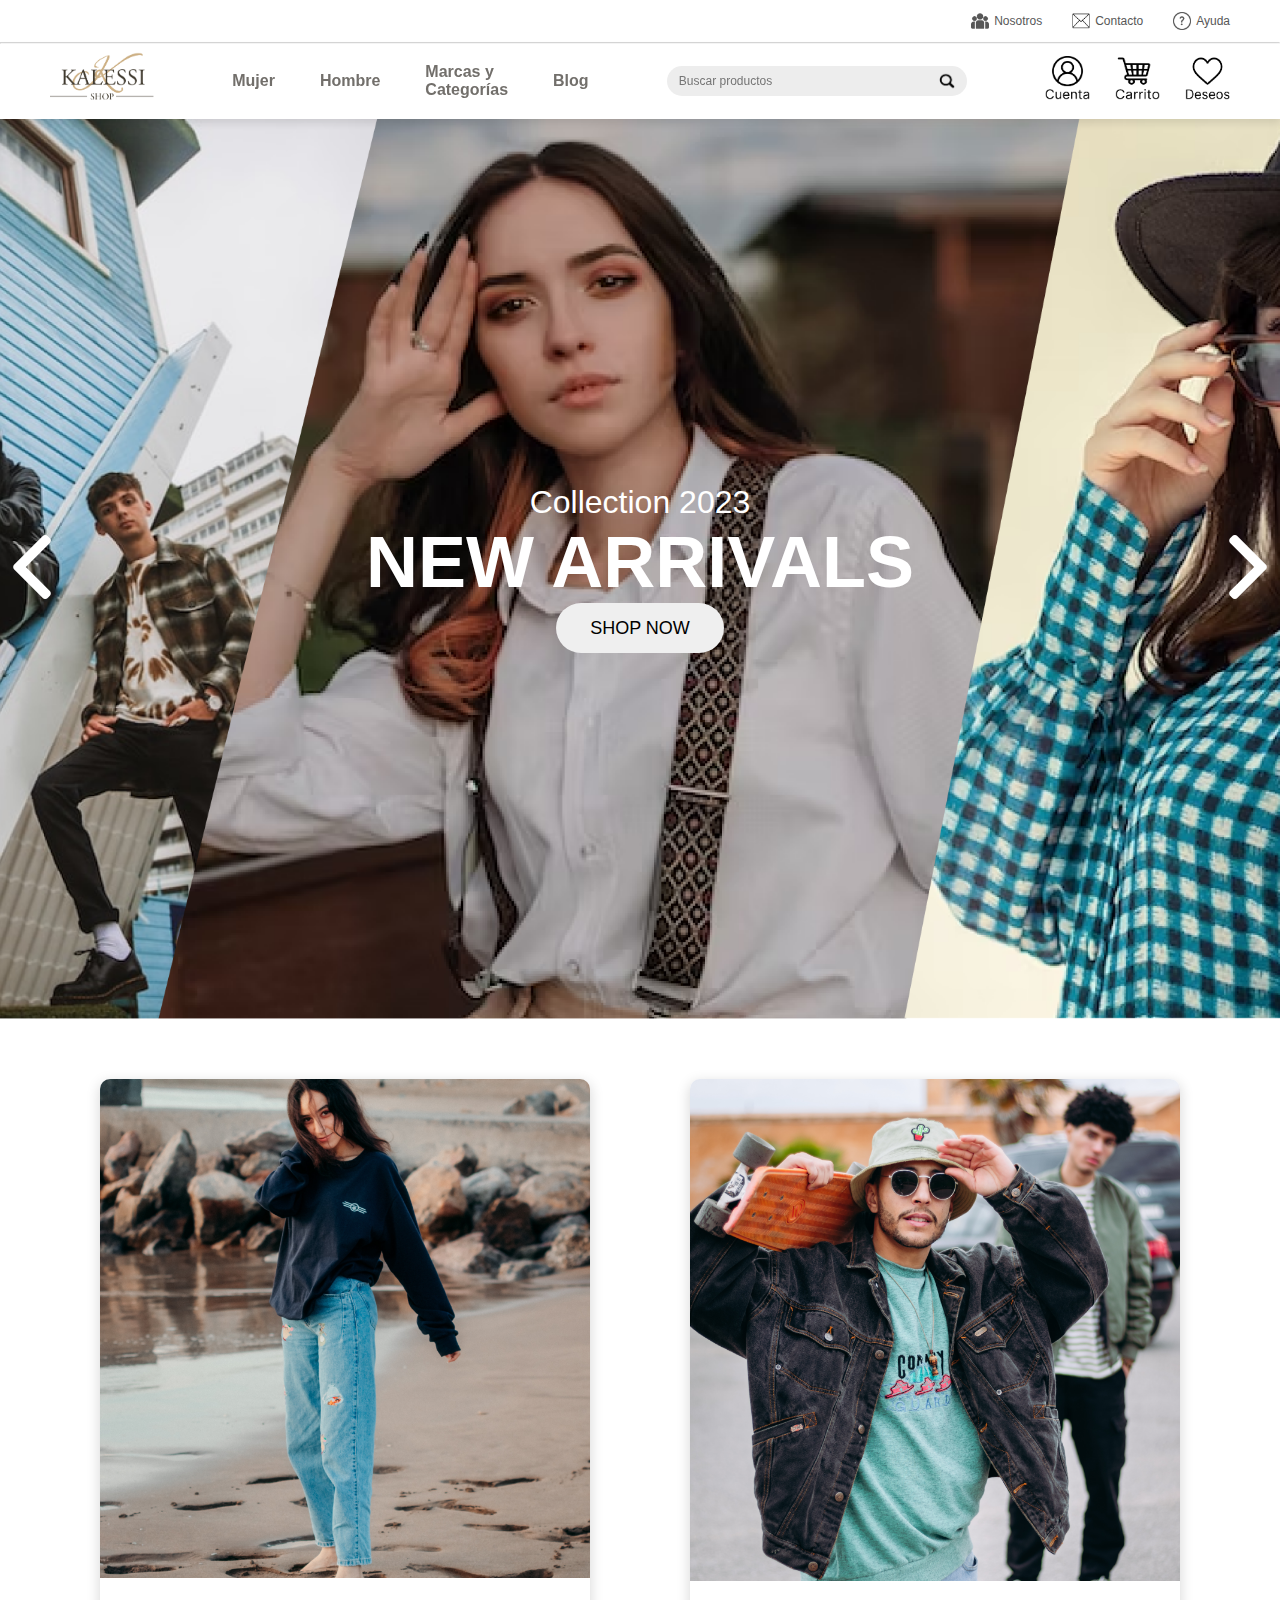
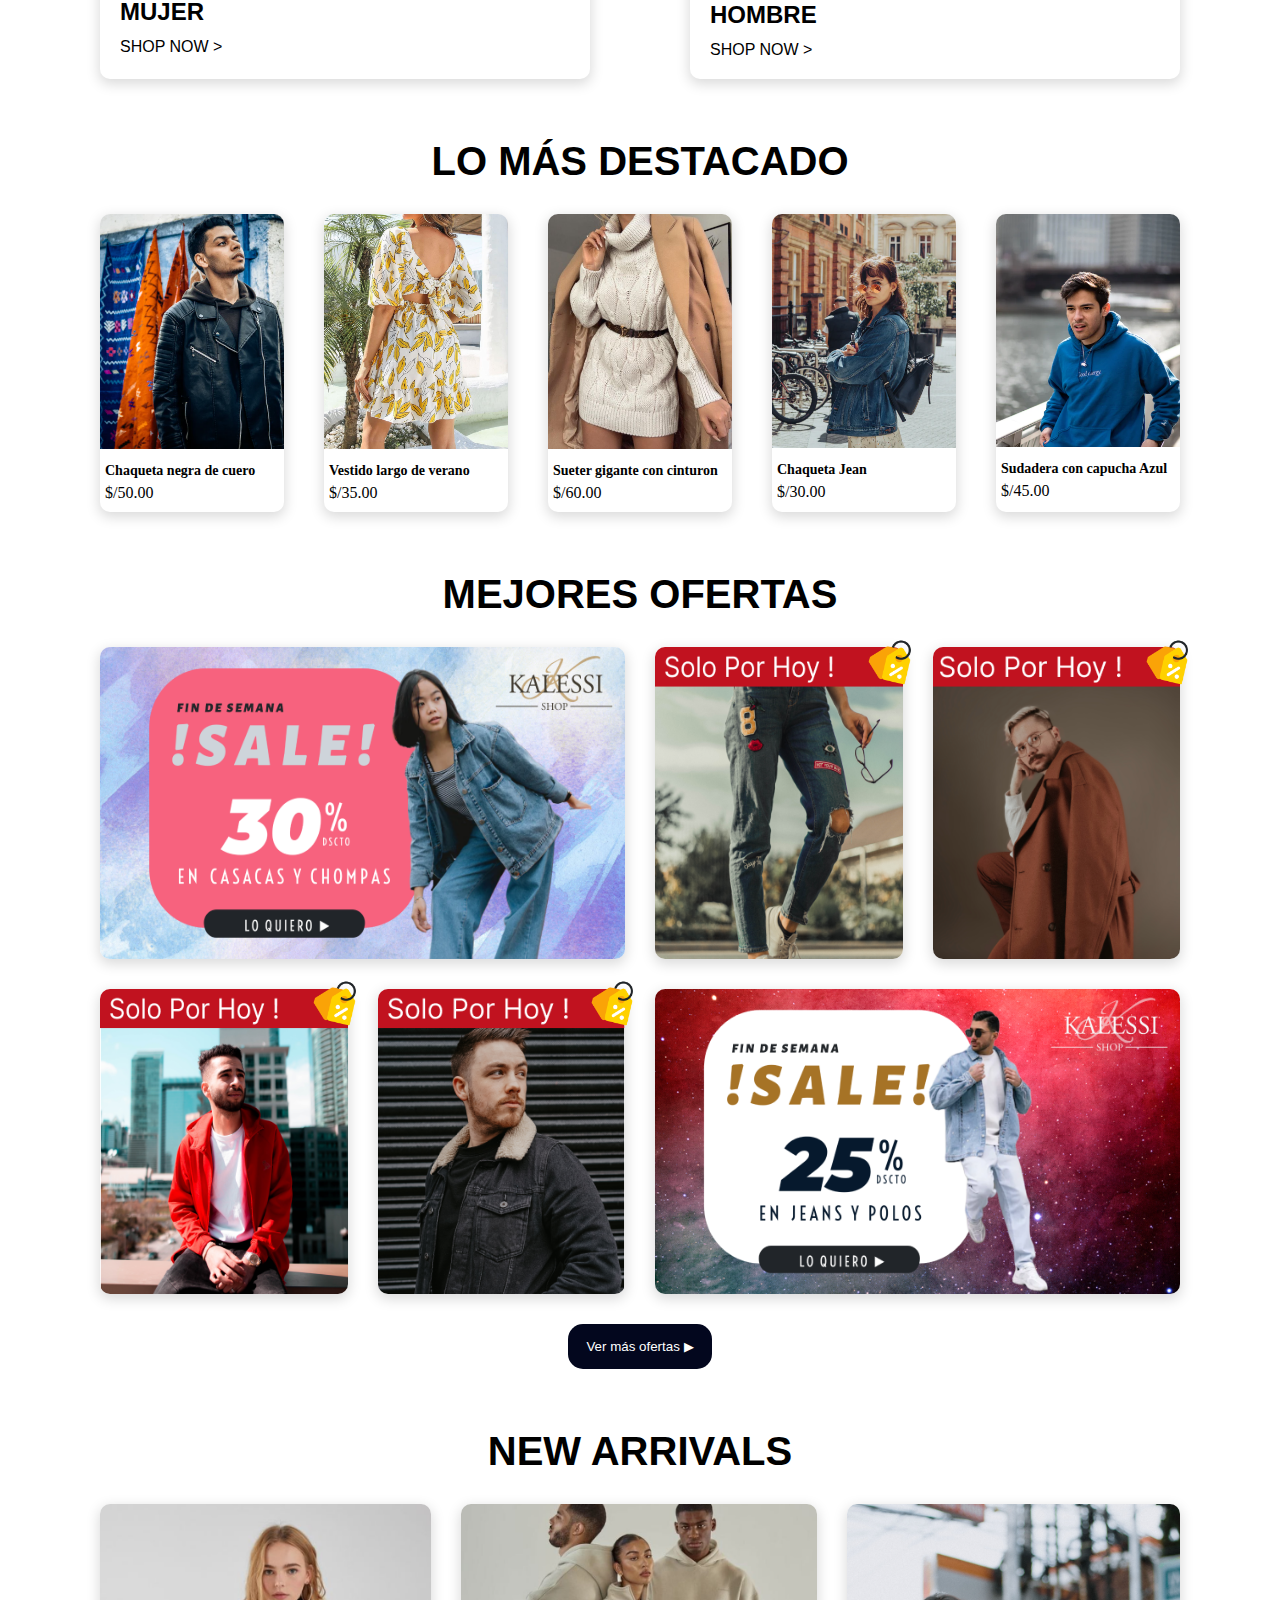
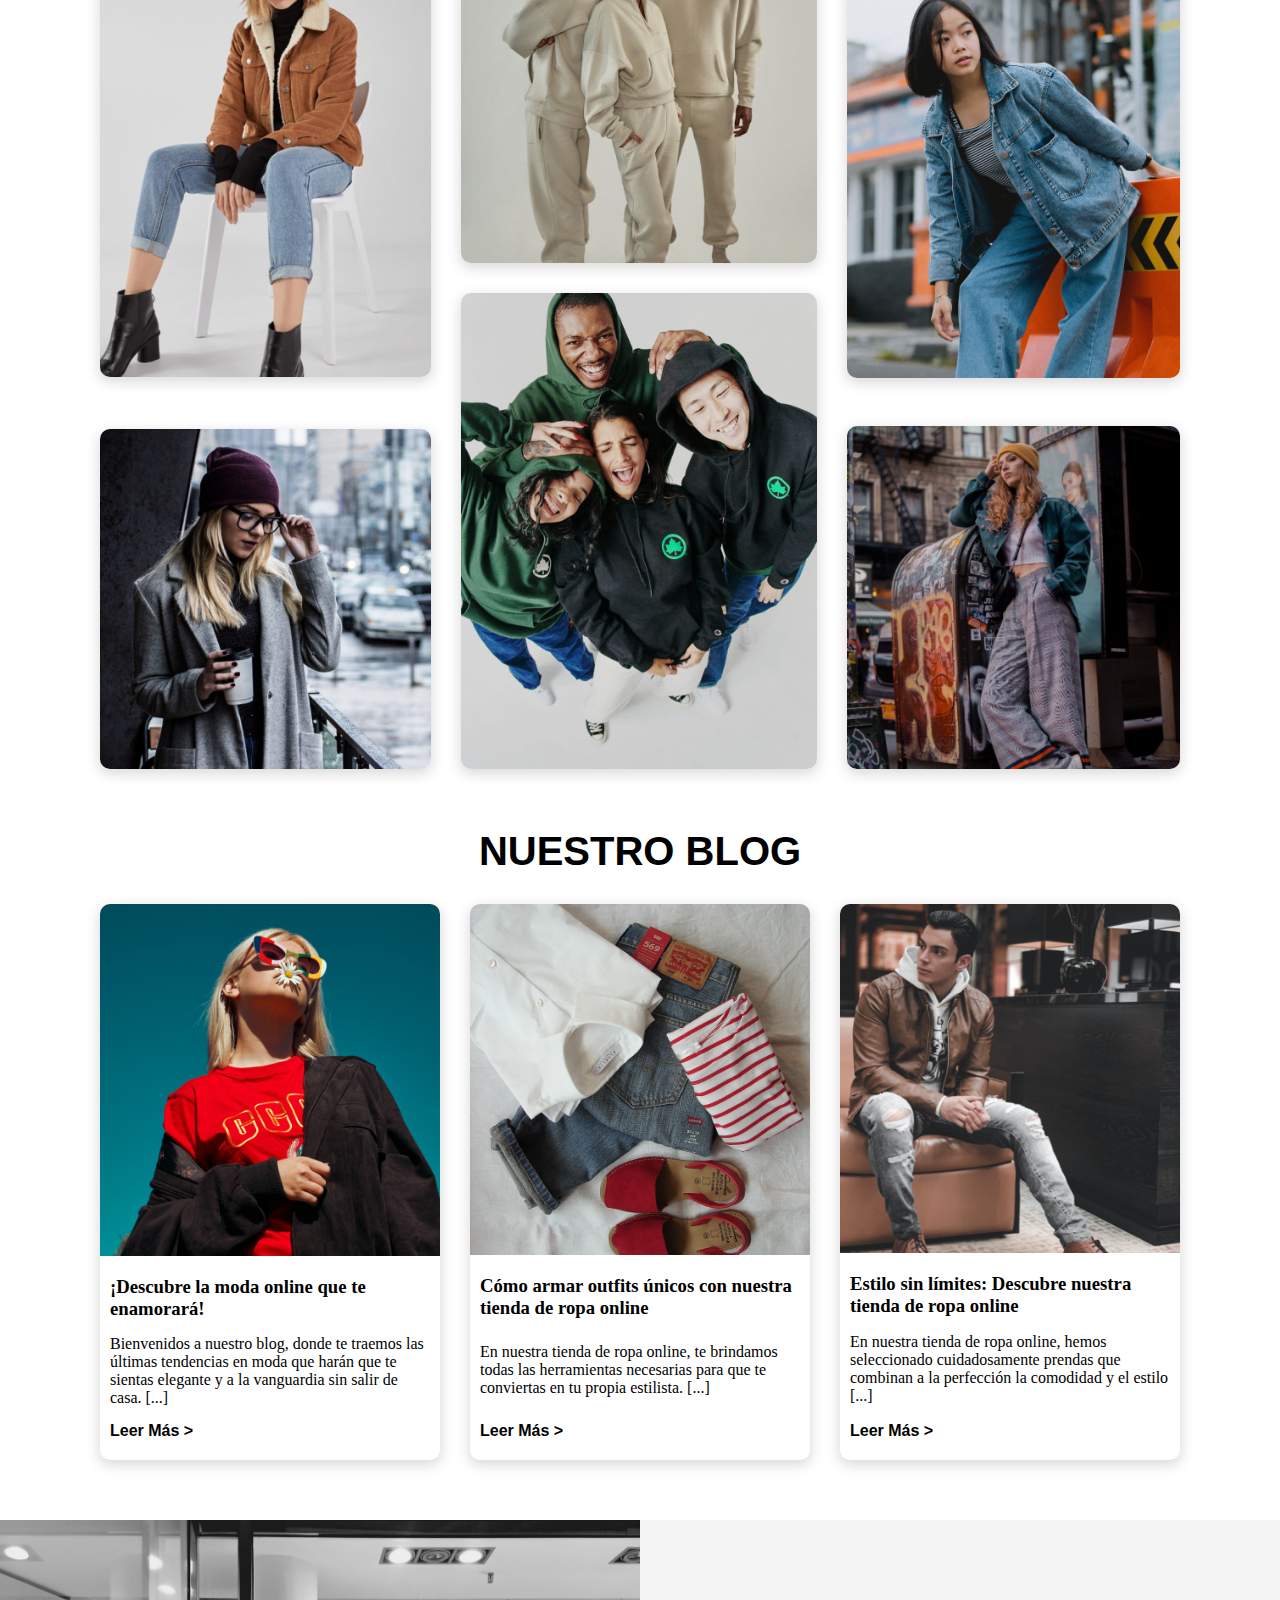
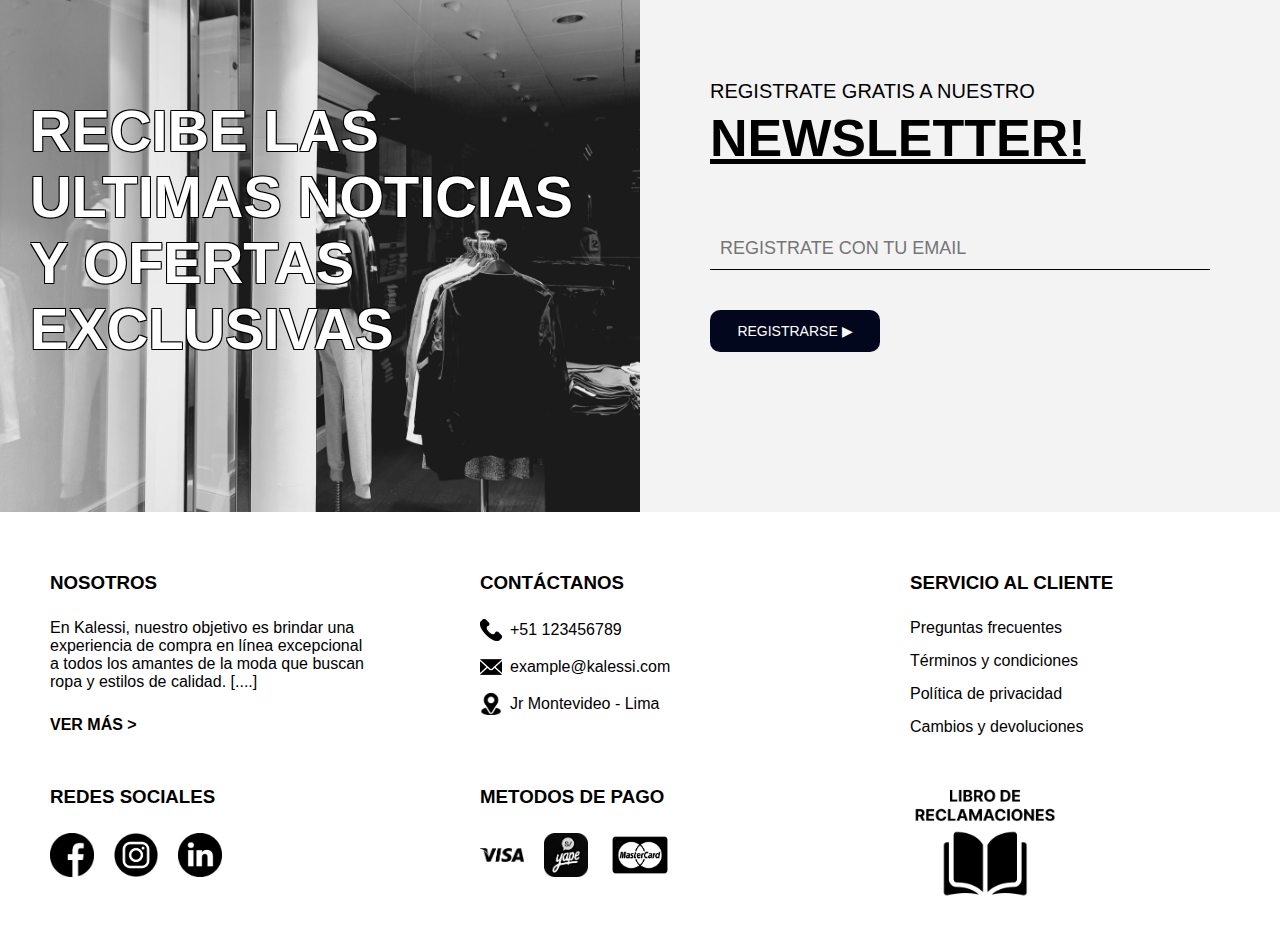
<file: index.html>
<!DOCTYPE html>
<html lang="en">

<head>
	<meta charset="UTF-8">
	<meta http-equiv="X-UA-Compatible" content="IE=edge">
	<meta name="viewport" content="width=device-width, initial-scale=1.0">
	<title>Kalessi</title>
	<link rel="stylesheet" href="CSS/style.css">
	<link rel="stylesheet" href="CSS/inicio.css">
</head>

<body id="body">
	
	<div id="overlay" class="overlay-slider-bar">

	</div>

	<div class="sup-nav">
		<ul>
			<li>
				<img src="Images/imgNosotros.png" width="18px" height="16px" alt="">
				<a class="a-line-hover" href="nosotros.html">Nosotros</a>
			</li>
			<li>
				<img src="Images/imgContacto.png" width="18px" height="16px" alt="">
				<a class="a-line-hover" href="contacto.html">Contacto</a>
			</li>
			<li>
				<img src="Images/imgAyuda.png" width="18px" height="18px" alt="">
				<a class="a-line-hover" href="#">Ayuda</a>
			</li>
		</ul>
	</div>
	<hr class="nav-hr">
	<div class="p-nav">
		<a href="index.html">
			<img class="logo" src="Images/logo.png" alt="">
		</a>
		<ul class="enlaces">
			<li><a class="a-nav-hover" href="mujer.html">Mujer</a></li>
			<li><a class="a-nav-hover" href="hombre.html">Hombre</a></li>
			<li><a class="a-nav-hover" href="marcas-categorias.html">Marcas y <br> Categorías</a></li>
			<li><a class="a-nav-hover" href="#">Blog</a></li>
		</ul>
		<div class="buscador">
			<input type="text" placeholder="Buscar productos">
			<img src="Images/lupa.png" alt="">
		</div>
		<div class="botones-nav">
			<div class="btn-cuenta cursor-pointer">
				<a href="login.html">
					<img src="Images/btnCuenta.png" alt="">
				</a>
			</div>
			<div class="btn-carrito cursor-pointer">
				<img src="Images/btnCarrito.png" alt="">
			</div>
			<div class="btn-deseos cursor-pointer">
				<img src="Images/btnDeseos.png" alt="">
			</div>
		</div>
		<div id="menu-bar" class="menu-hamburguesa">
			<img src="Images/menu-hamburguesa.svg" alt="">
		</div>
	</div>

	<div id="menu-ham" class="nav-hamburguesa">
		<img id="cerrar-bar" class="cerrar" src="Images/cerrar.png" alt="">
		<ul class="enlaces-hamburguesa">
			<li>
				<img src="Images/woman.png" alt="">
				<a href="mujer.html">Mujer</a>
			</li>
			<li>
				<img src="Images/man.png" alt="">
				<a href="hombre.html">Hombre</a>
			</li>
			<li>
				<img src="Images/category.png" alt="">
				<a href="marcas-categorias.html">Marcas y Categorías</a>
			</li>
			<li>
				<img src="Images/blog.png" alt="">
				<a href="#">Blog</a>
			</li>
		</ul>
		<div class="buscador-hamburguesa">
			<input type="text" placeholder="Buscar">
			<img src="Images/lupa.png" alt="">
		</div>

		<div class="botones-nav-hamburguesa">
			<div class="btn-cuenta cursor-pointer">
				<a href="login.html">
					<img src="Images/btnCuenta.png" alt="">
				</a>
			</div>
			<div class="btn-carrito cursor-pointer">
				<img src="Images/btnCarrito.png" alt="">
			</div>
			<div class="btn-deseos cursor-pointer">
				<img src="Images/btnDeseos.png" alt="">
			</div>
		</div>
	</div>

	<header>
		<div class="slider">
			<div class="contenedor-slider">
				<div class="btn-slider-left">
					<img src="Images/left-arrow.png" alt="">
				</div>
				<div class="texto-slider">
					<p>Collection 2023</p>
					<h1>NEW ARRIVALS</h1>
					<button class="cursor-pointer">SHOP NOW</button>
				</div>
				<div class="btn-slider-right">
					<img src="Images/right-arrow.png" alt="">
				</div>
			</div>
		</div>
	</header>

	<section class="p-section content-card-mid">
		<div class="card-mid caja-shadow cursor-pointer" onclick="window.location.href = 'mujer.html'">
			<div class="card-mid-img">
				<img src="Images/mujer.png" alt="">
			</div>
			<div class="text-card-mid">
				<h2>MUJER</h2>
				<p>SHOP NOW ></p>
			</div>
		</div>
		<div class="card-mid caja-shadow cursor-pointer" onclick="window.location.href = 'hombre.html'">
			<div class="card-mid-img">
				<img src="Images/hombre.png" alt="">
			</div>
			<div class="text-card-mid">
				<h2>HOMBRE</h2>
				<p>SHOP NOW ></p>
			</div>
		</div>
	</section>

	<section class="p-section flex-section destacado">
		<h2 class="title-section">LO MÁS DESTACADO</h2>
		<div class="contenedor-pro">
			<div class="card-pro caja-shadow">
				<div class="img-pro">
					<img src="Images/card1.png" alt="" onclick="abrirProducto(1)">
					<img class="cursor-pointer corazon" src="Images/corazon.png" alt="">
					<button class="cursor-pointer" href="">AÑADIR A CARRITO</button>
				</div>
				<div class="text-pro">
					<p>Chaqueta negra de cuero</p>
					<p>$/50.00</p>
				</div>
			</div>
			<div class="card-pro caja-shadow">
				<div class="img-pro">
					<img src="Images/card2.png" alt="" onclick="abrirProducto(2)">
					<img class="cursor-pointer corazon" src="Images/corazon.png" alt="">
					<button class="cursor-pointer" href="">AÑADIR A CARRITO</button>
				</div>
				<div class="text-pro">
					<p>Vestido largo de verano</p>
					<p>$/35.00</p>
				</div>
			</div>
			<div class="card-pro caja-shadow">
				<div class="img-pro">
					<img src="Images/card3.png" alt="" onclick="abrirProducto(3)">
					<img class="cursor-pointer corazon" src="Images/corazon.png" alt="">
					<button class="cursor-pointer" href="">AÑADIR A CARRITO</button>
				</div>
				<div class="text-pro">
					<p>Sueter gigante con cinturon</p>
					<p>$/60.00</p>
				</div>
			</div>
			<div class="card-pro caja-shadow">
				<div class="img-pro">
					<img src="Images/card4.png" alt="" onclick="abrirProducto(4)">
					<img class="cursor-pointer corazon" src="Images/corazon.png" alt="">
					<button class="cursor-pointer" href="">AÑADIR A CARRITO</button>
				</div>
				<div class="text-pro">
					<p>Chaqueta Jean</p>
					<p>$/30.00</p>
				</div>
			</div>
			<div class="card-pro caja-shadow">
				<div class="img-pro">
					<img src="Images/card5.png" alt="" onclick="abrirProducto(5)">
					<img class="cursor-pointer corazon" src="Images/corazon.png" alt="">
					<button class="cursor-pointer" href="">AÑADIR A CARRITO</button>
				</div>
				<div class="text-pro">
					<p>Sudadera con capucha Azul</p>
					<p>$/45.00</p>
				</div>
			</div>
		</div>
	</section>

	<section class="p-section flex-section">
		<h2 class="title-section">MEJORES OFERTAS</h2>
		<div class="contenedor-ofer">
			<div class="ofer-cards">
				<div class="ofer">
					<div class="sub-ofer1">
						<img class="caja-shadow" src="Images/ofer1-m.png" alt="">
					</div>
					<div class="sub-ofer2">
						<div class="item-ofer">
							<img class="caja-shadow" src="Images/ofer1-s.png" alt="">
							<img class="etiqueta" src="Images/etiqueta.png" alt="">
						</div>
						<div class="item-ofer">
							<img class="caja-shadow" src="Images/ofer2-s.png" alt="">
							<img class="etiqueta" src="Images/etiqueta.png" alt="">
						</div>
					</div>
				</div>
				<div class="ofer">
					<div class="sub-ofer2">
						<div class="item-ofer">
							<img class="caja-shadow" src="Images/ofer3-s.png" alt="">
							<img class="etiqueta" src="Images/etiqueta.png" alt="">
						</div>
						<div class="item-ofer">
							<img class="caja-shadow" src="Images/ofer4-s.png" alt="">
							<img class="etiqueta" src="Images/etiqueta.png" alt="">
						</div>
					</div>
					<div class="sub-ofer1">
						<img class="caja-shadow" src="Images/ofer2-m.png" alt="">
					</div>
				</div>
			</div>
			<div>
				<button class="btn-ver-mas cursor-pointer">Ver más ofertas ▶︎</button>
			</div>
		</div>
	</section>

	<section class="p-section flex-section new">
		<h2 class="title-section">NEW ARRIVALS</h2>
		<div class="contenedor-new">
			<div class="card-superior">
				<img class="caja-shadow cursor-pointer" src="Images/card-m1.png" alt="">
				<img class="caja-shadow cursor-pointer" src="Images/card-s1.png" alt="">
			</div>
			<div class="card-inferior">
				<img class="caja-shadow cursor-pointer" src="Images/card-s2.png" alt="">
				<img class="caja-shadow cursor-pointer" src="Images/card-m2.png" alt="">
			</div>
			<div class="card-superior">
				<img class="caja-shadow cursor-pointer" src="Images/card-m3.png" alt="">
				<img class="caja-shadow cursor-pointer" src="Images/card-s3.png" alt="">
			</div>
		</div>
	</section>

	<section class="p-section flex-section blog">
		<h2 class="title-section">NUESTRO BLOG</h2>
		<div class="contenedor-blog">
			<div class="card-blog caja-shadow">
				<img src="Images/blog1.png" alt="">
				<div class="text-blog">
					<h3>¡Descubre la moda online que te enamorará!</h3>
					<p>Bienvenidos a nuestro blog, donde te traemos las últimas tendencias en moda que harán que te sientas
						elegante y a la
						vanguardia sin salir de casa. [...]</p>
					<a href="#">Leer Más ></a>
				</div>
			</div>
			<div class="card-blog caja-shadow">
				<img src="Images/blog2.png" alt="">
				<div class="text-blog">
					<h3>Cómo armar outfits únicos con nuestra tienda de ropa online</h3>
					<p>En nuestra tienda de ropa online, te brindamos todas las herramientas necesarias para que te conviertas en
						tu propia
						estilista. [...]</p>
					<a href="#">Leer Más ></a>
				</div>
			</div>
			<div class="card-blog caja-shadow">
				<img src="Images/blog3.png" alt="">
				<div class="text-blog">
					<h3>Estilo sin límites: Descubre nuestra tienda de ropa online</h3>
					<p>En nuestra tienda de ropa online, hemos seleccionado cuidadosamente prendas que combinan a la perfección la
						comodidad y
						el estilo [...]</p>
					<a href="#">Leer Más ></a>
				</div>
			</div>
		</div>
	</section>

	<footer>
		<section class="newsletter">
			<div class="newsletter-img">
				<img src="Images/newsletter-img.png" alt="">
				<p>RECIBE LAS ULTIMAS NOTICIAS Y OFERTAS EXCLUSIVAS</p>
			</div>
			<div class="newsletter-form">
				<form action="">
					<p>REGISTRATE GRATIS A NUESTRO</p>
					<h2>NEWSLETTER!</h2>
					<input type="email" placeholder="REGISTRATE CON TU EMAIL">
					<button class="cursor-pointer" type="submit">REGISTRARSE ▶︎</button>
				</form>
			</div>
		</section>

		<section class="contenedor-footer">

			<div class="fo-nosotros">
				<h3>NOSOTROS</h3>
				<p>En Kalessi, nuestro objetivo es brindar una experiencia de compra en línea excepcional a todos los amantes
					de la
					moda
					que buscan ropa y estilos de calidad. [....]</p>
				<a href="nosotros.html">VER MÁS ></a>
			</div>

			<div class="fo-contacto">
				<h3>CONTÁCTANOS</h3>
				<div class="enlaces-contacto">
					<div class="item-fo-contacto">
						<img src="Images/telefono.png" alt="">
						<a class="a-line-hover" href="#">+51 123456789</a>
					</div>
					<div class="item-fo-contacto">
						<img src="Images/correo.png" alt="">
						<a class="a-line-hover" href="#">example@kalessi.com</a>
					</div>
					<div class="item-fo-contacto">
						<img src="Images/ubicacion.png" alt="">
						<a class="a-line-hover" href="#">Jr Montevideo - Lima</a>
					</div>
				</div>
			</div>

			<div class="fo-servicio-cliente">
				<h3>SERVICIO AL CLIENTE</h3>
				<div class="enlaces-servicio-cliente">
					<a class="a-line-hover" href="#">Preguntas frecuentes</a>
					<a class="a-line-hover" href="#">Términos y condiciones</a>
					<a class="a-line-hover" href="#">Política de privacidad</a>
					<a class="a-line-hover" href="#">Cambios y devoluciones</a>
				</div>
			</div>

			<div class="fo-redes">
				<h3>REDES SOCIALES</h3>
				<div class="social-media">
					<img class="cursor-pointer" src="Images/facebook.png" alt="">
					<img class="cursor-pointer" src="Images/instragram.png" alt="">
					<img class="cursor-pointer" src="Images/likedin.png" alt="">
				</div>
			</div>

			<div class="fo-pago">
				<h3>METODOS DE PAGO</h3>
				<div class="icons-pago">
					<img class="cursor-pointer" src="Images/visa.png" alt="">
					<img class="cursor-pointer" src="Images/yape.png" alt="">
					<img class="cursor-pointer" src="Images/mastercard.png" alt="">
				</div>
			</div>

			<div class="fo-reclamaciones cursor-pointer">
				<img src="Images/libro-reclamaciones.png" alt="">
			</div>

		</section>
	</footer>

	<script src="JS/slider.js"></script>
	<script src="JS/menu.js"></script>
	<script>
		function abrirProducto(id, des) {
			let url = "producto.html?id=" + id;
			window.location.href = url;
		}
	</script>
</body>

</html>
</file>
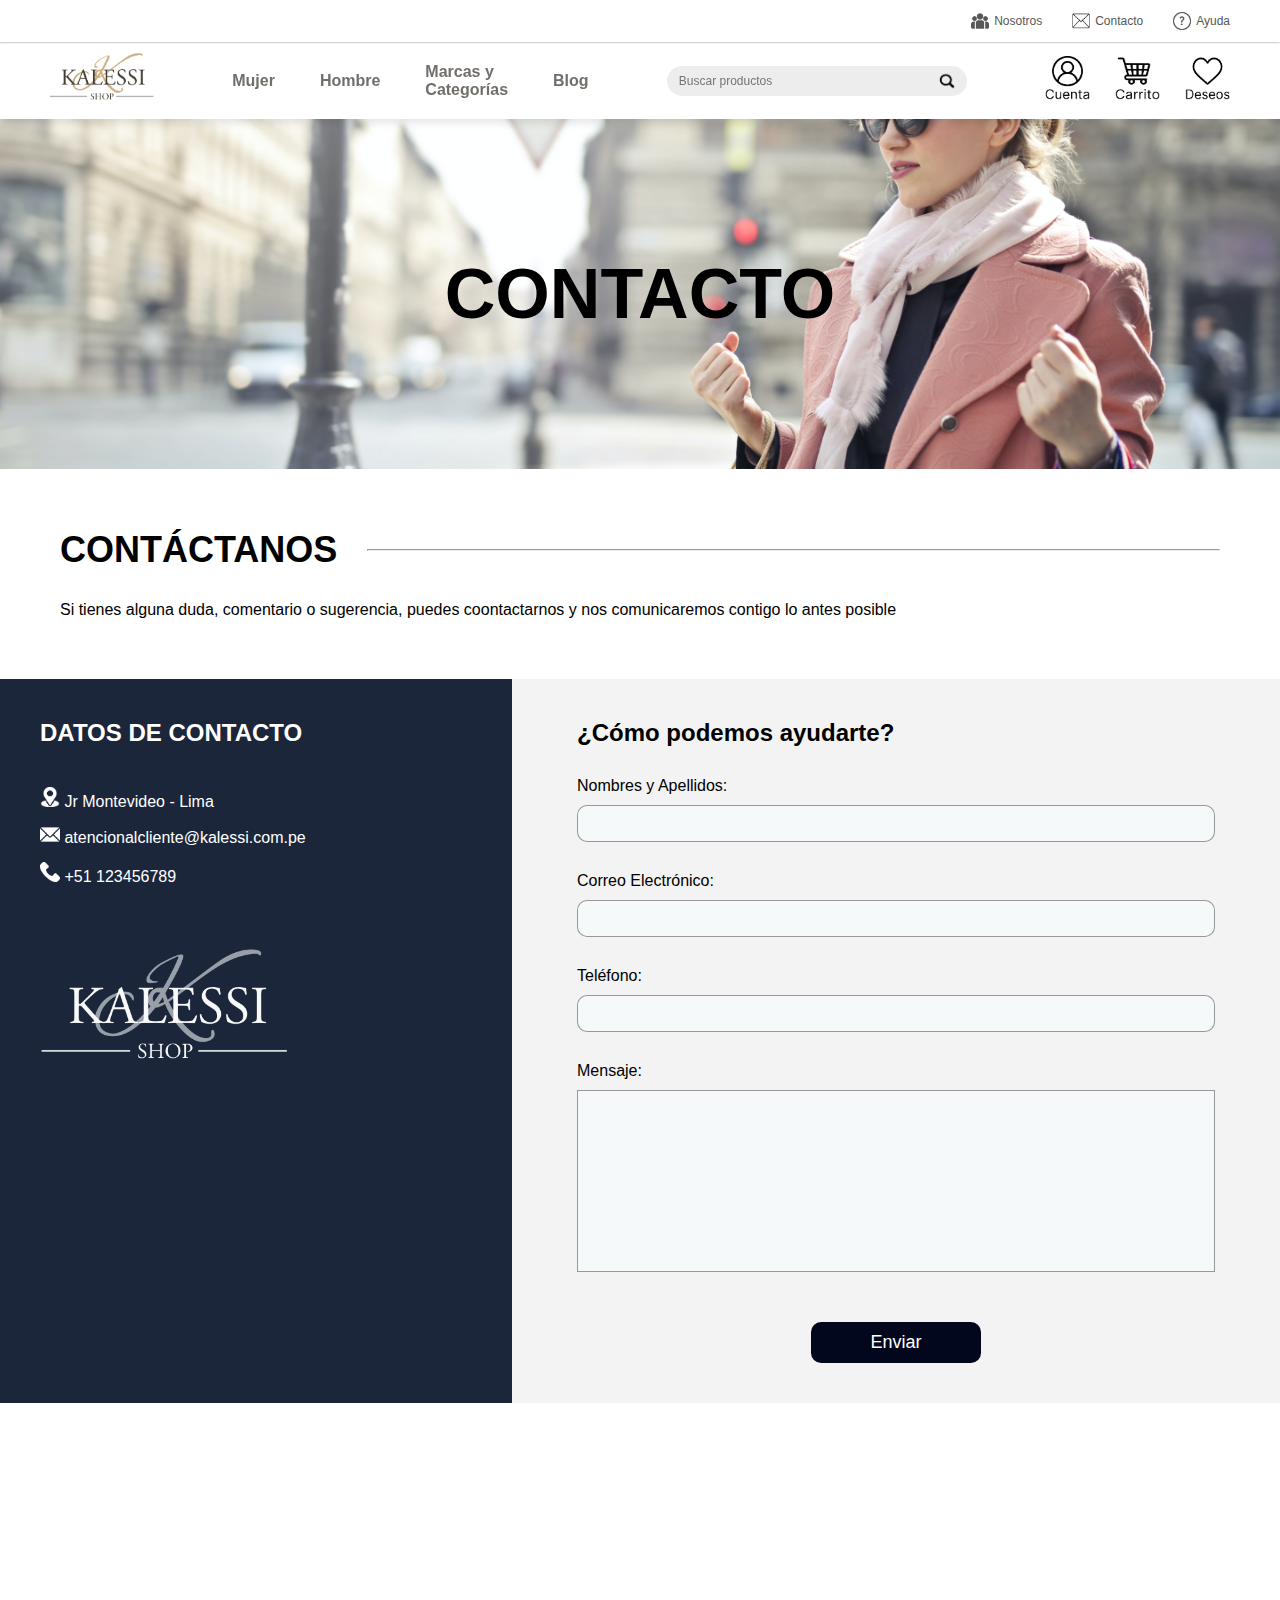
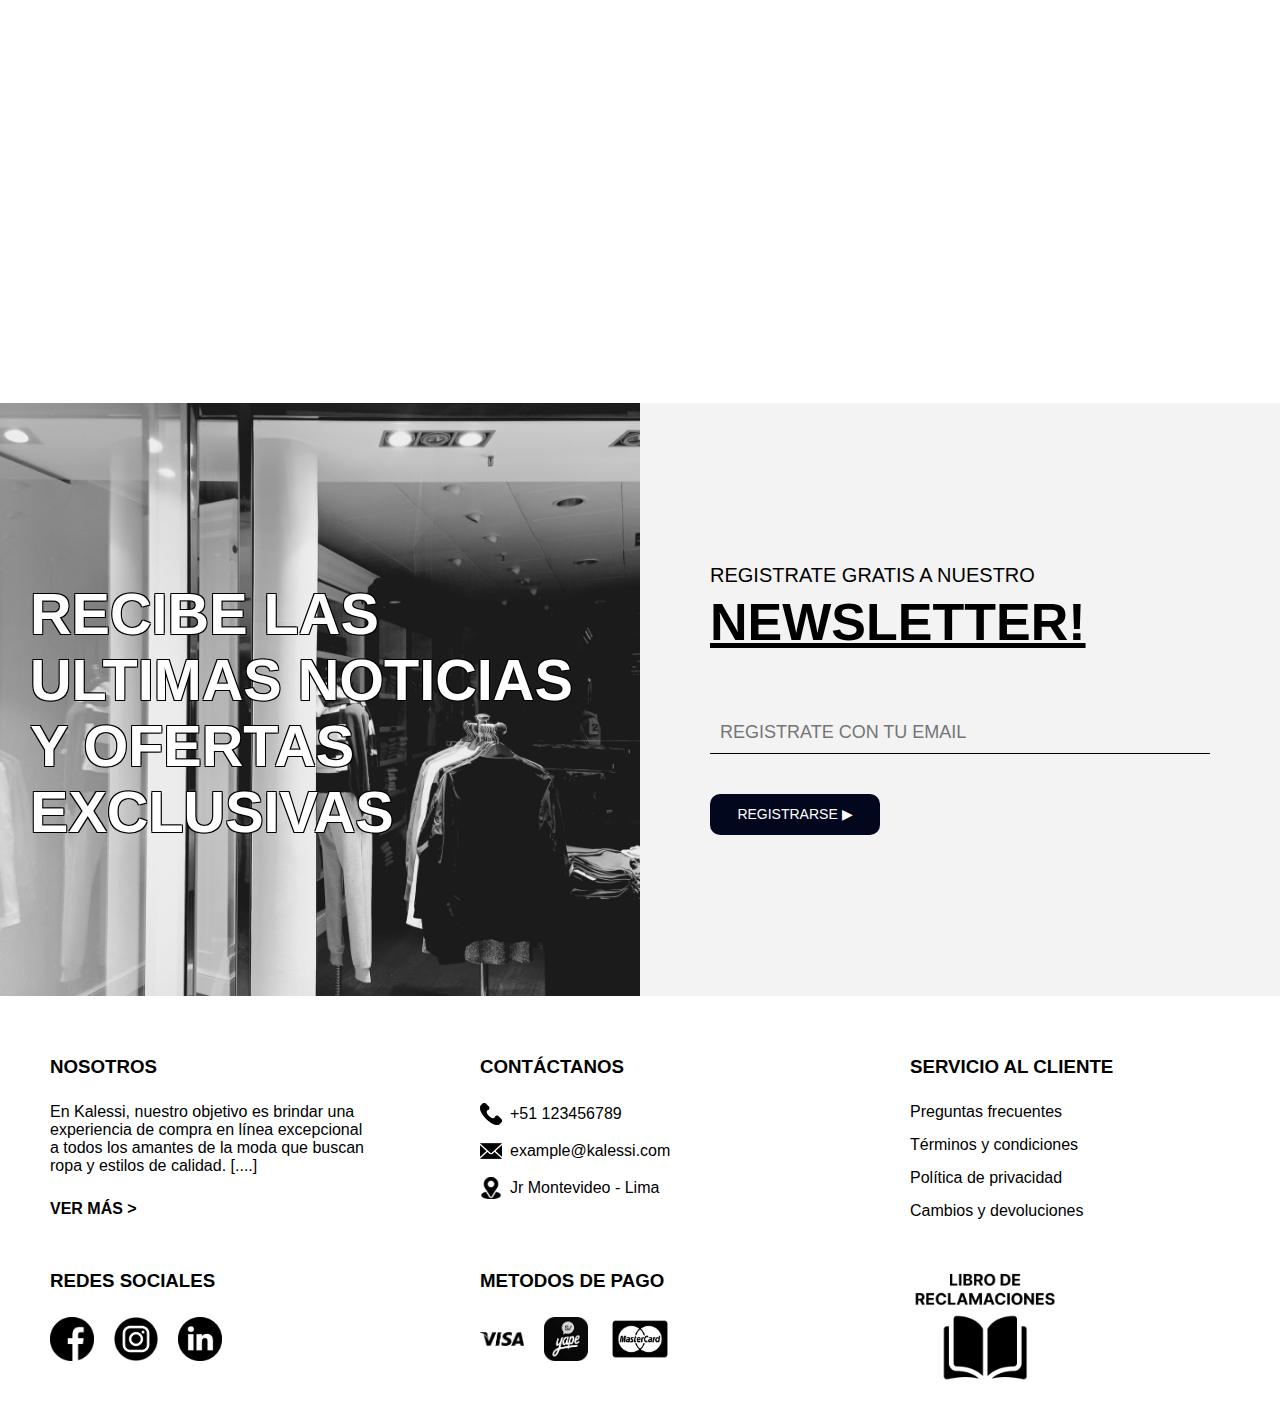
<file: contacto.html>
<!DOCTYPE html>
<html lang="en">

<head>
  <meta charset="UTF-8">
  <meta name="viewport" content="width=device-width, initial-scale=1.0">
  <title>Contacto - Kalessi</title>
  <link rel="stylesheet" href="CSS/style.css">
  <link rel="stylesheet" href="CSS/contacto.css">
</head>

<body id="body">
  <div id="overlay" class="overlay-slider-bar">
  
  </div>
  
  <div class="sup-nav">
    <ul>
      <li>
        <img src="Images/imgNosotros.png" width="18px" height="16px" alt="">
        <a class="a-line-hover" href="nosotros.html">Nosotros</a>
      </li>
      <li>
        <img src="Images/imgContacto.png" width="18px" height="16px" alt="">
        <a class="a-line-hover" href="contacto.html">Contacto</a>
      </li>
      <li>
        <img src="Images/imgAyuda.png" width="18px" height="18px" alt="">
        <a class="a-line-hover" href="#">Ayuda</a>
      </li>
    </ul>
  </div>
  <hr class="nav-hr">
  <div class="p-nav">
    <a href="index.html">
      <img class="logo" src="Images/logo.png" alt="">
    </a>
    <ul class="enlaces">
      <li><a class="a-nav-hover" href="mujer.html">Mujer</a></li>
      <li><a class="a-nav-hover" href="hombre.html">Hombre</a></li>
      <li><a class="a-nav-hover" href="marcas-categorias.html">Marcas y <br> Categorías</a></li>
      <li><a class="a-nav-hover" href="#">Blog</a></li>
    </ul>
    <div class="buscador">
      <input type="text" placeholder="Buscar productos">
      <img src="Images/lupa.png" alt="">
    </div>
    <div class="botones-nav">
      <div class="btn-cuenta cursor-pointer">
        <a href="login.html">
          <img src="Images/btnCuenta.png" alt="">
        </a>
      </div>
      <div class="btn-carrito cursor-pointer">
        <img src="Images/btnCarrito.png" alt="">
      </div>
      <div class="btn-deseos cursor-pointer">
        <img src="Images/btnDeseos.png" alt="">
      </div>
    </div>
    <div id="menu-bar" class="menu-hamburguesa">
      <img src="Images/menu-hamburguesa.svg" alt="">
    </div>
  </div>
  
  <div id="menu-ham" class="nav-hamburguesa">
    <img id="cerrar-bar" class="cerrar" src="Images/cerrar.png" alt="">
    <ul class="enlaces-hamburguesa">
      <li>
        <img src="Images/woman.png" alt="">
        <a href="mujer.html">Mujer</a>
      </li>
      <li>
        <img src="Images/man.png" alt="">
        <a href="hombre.html">Hombre</a>
      </li>
      <li>
        <img src="Images/category.png" alt="">
        <a href="marcas-categorias.html">Marcas y Categorías</a>
      </li>
      <li>
        <img src="Images/blog.png" alt="">
        <a href="#">Blog</a>
      </li>
    </ul>
    <div class="buscador-hamburguesa">
      <input type="text" placeholder="Buscar">
      <img src="Images/lupa.png" alt="">
    </div>
  
    <div class="botones-nav-hamburguesa">
      <div class="btn-cuenta cursor-pointer">
        <a href="login.html">
          <img src="Images/btnCuenta.png" alt="">
        </a>
      </div>
      <div class="btn-carrito cursor-pointer">
        <img src="Images/btnCarrito.png" alt="">
      </div>
      <div class="btn-deseos cursor-pointer">
        <img src="Images/btnDeseos.png" alt="">
      </div>
    </div>
  </div>

  <header class="banner-header">
    <img src="Images/banner-contacto.png" alt="">
    <h1 class="title-banner">CONTACTO</h1>
  </header>

  <div class="contenedor-contacto">
    <div class="sup-contacto">
      <div class="title-contacto">
        <h2>CONTÁCTANOS</h2>
        <hr>
      </div>
      <p>Si tienes alguna duda, comentario o sugerencia, puedes coontactarnos y nos comunicaremos contigo lo antes
        posible</p>
    </div>
    <div class="form-contacto">
      <div class="form-datos">
        <h3>DATOS DE CONTACTO</h3>
        <div class="datos-contacto">
          <div>
            <img src="Images/ubicacion-blanco.png" alt="">
            <a class="a-line-hover" href="">Jr Montevideo - Lima</a>
          </div>
          <div>
            <img src="Images/correo-blanco.png" alt="">
            <a class="a-line-hover" href="">atencionalcliente@kalessi.com.pe</a>
          </div>
          <div>
            <img src="Images/telefono-blanco.png" alt="">
            <a class="a-line-hover" href="">+51 123456789</a>
          </div>
        </div>
        <div class="img-form">
          <img src="Images/logo-blanco2.png" alt="">
        </div>
      </div>
      <div class="form-inputs">
        <form action="">
          <h3>¿Cómo podemos ayudarte?</h3>
          <div class="item-form">
            <label class="cursor-pointer" for="nombre-contac">Nombres y Apellidos:</label>
            <input class="input-contacto outline-input" type="text" id="nombre-contac">
          </div>
          <div class="item-form">
            <label class="cursor-pointer" for="email-contac">Correo Electrónico:</label>
            <input class="input-contacto outline-input" type="email" id="email-contac">
          </div>
          <div class="item-form">
            <label class="cursor-pointer" for="number-contact">Teléfono:</label>
            <input class="input-contacto outline-input" type="number" id="number-contact">
          </div>
          <div class="item-form">
            <label class="cursor-pointer" for="mensaje-contact">Mensaje:</label>
            <textarea class="txt-area-contacto outline-input" id="mensaje-contact" cols="30" rows="10"></textarea>
          </div>
          <div class="contenedor-btn-contacto">
            <button class="cursor-pointer btn-azul btn-form-contacto" type="submit">Enviar</button>
          </div>
        </form>
      </div>
    </div>
    <div class="iframe-ubicacion">
      <iframe
        src="https://www.google.com/maps/embed?pb=!1m18!1m12!1m3!1d62446.67776362171!2d-77.07741337832033!3d-11.980219999999997!2m3!1f0!2f0!3f0!3m2!1i1024!2i768!4f13.1!3m3!1m2!1s0x9105c5639b5e5631%3A0x92e4873e7f233e35!2sCIBERTEC-%20Sede%20San%20Juan%20de%20Lurigancho!5e0!3m2!1ses-419!2spe!4v1687045514021!5m2!1ses-419!2spe"
        width="100%" height="100%" style="border:0;" allowfullscreen="" loading="lazy"
        referrerpolicy="no-referrer-when-downgrade"></iframe>
    </div>
  </div>

  <footer>
    <section class="newsletter">
      <div class="newsletter-img">
        <img src="Images/newsletter-img.png" alt="">
        <p>RECIBE LAS ULTIMAS NOTICIAS Y OFERTAS EXCLUSIVAS</p>
      </div>
      <div class="newsletter-form">
        <form action="">
          <p>REGISTRATE GRATIS A NUESTRO</p>
          <h2>NEWSLETTER!</h2>
          <input type="email" placeholder="REGISTRATE CON TU EMAIL">
          <button class="cursor-pointer" type="submit">REGISTRARSE ▶︎</button>
        </form>
      </div>
    </section>
  
    <section class="contenedor-footer">
  
      <div class="fo-nosotros">
        <h3>NOSOTROS</h3>
        <p>En Kalessi, nuestro objetivo es brindar una experiencia de compra en línea excepcional a todos los amantes
          de la
          moda
          que buscan ropa y estilos de calidad. [....]</p>
        <a href="nosotros.html">VER MÁS ></a>
      </div>
  
      <div class="fo-contacto">
        <h3>CONTÁCTANOS</h3>
        <div class="enlaces-contacto">
          <div class="item-fo-contacto">
            <img src="Images/telefono.png" alt="">
            <a class="a-line-hover" href="#">+51 123456789</a>
          </div>
          <div class="item-fo-contacto">
            <img src="Images/correo.png" alt="">
            <a class="a-line-hover" href="#">example@kalessi.com</a>
          </div>
          <div class="item-fo-contacto">
            <img src="Images/ubicacion.png" alt="">
            <a class="a-line-hover" href="#">Jr Montevideo - Lima</a>
          </div>
        </div>
      </div>
  
      <div class="fo-servicio-cliente">
        <h3>SERVICIO AL CLIENTE</h3>
        <div class="enlaces-servicio-cliente">
          <a class="a-line-hover" href="#">Preguntas frecuentes</a>
          <a class="a-line-hover" href="#">Términos y condiciones</a>
          <a class="a-line-hover" href="#">Política de privacidad</a>
          <a class="a-line-hover" href="#">Cambios y devoluciones</a>
        </div>
      </div>
  
      <div class="fo-redes">
        <h3>REDES SOCIALES</h3>
        <div class="social-media">
          <img class="cursor-pointer" src="Images/facebook.png" alt="">
          <img class="cursor-pointer" src="Images/instragram.png" alt="">
          <img class="cursor-pointer" src="Images/likedin.png" alt="">
        </div>
      </div>
  
      <div class="fo-pago">
        <h3>METODOS DE PAGO</h3>
        <div class="icons-pago">
          <img class="cursor-pointer" src="Images/visa.png" alt="">
          <img class="cursor-pointer" src="Images/yape.png" alt="">
          <img class="cursor-pointer" src="Images/mastercard.png" alt="">
        </div>
      </div>
  
      <div class="fo-reclamaciones cursor-pointer">
        <img src="Images/libro-reclamaciones.png" alt="">
      </div>
  
    </section>
  </footer>

  <script src="JS/menu.js"></script>
</body>

</html>
</file>
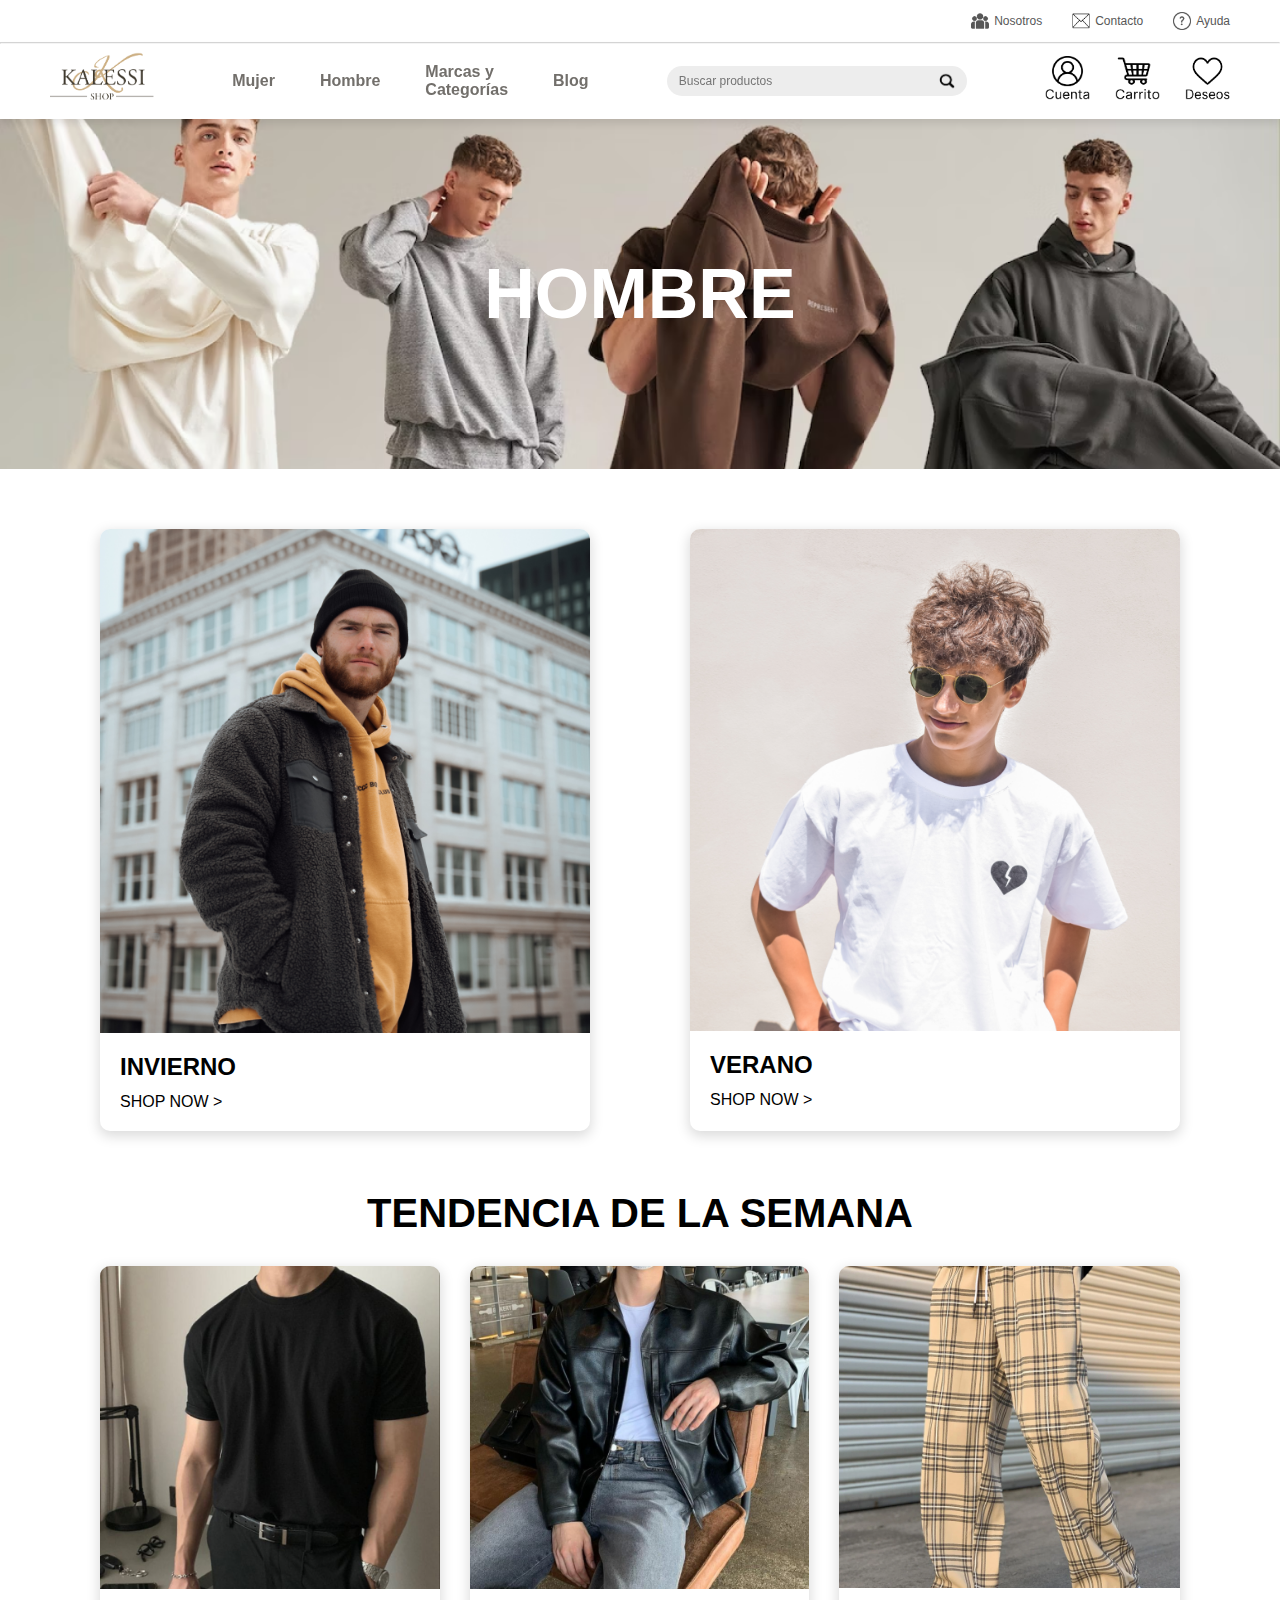
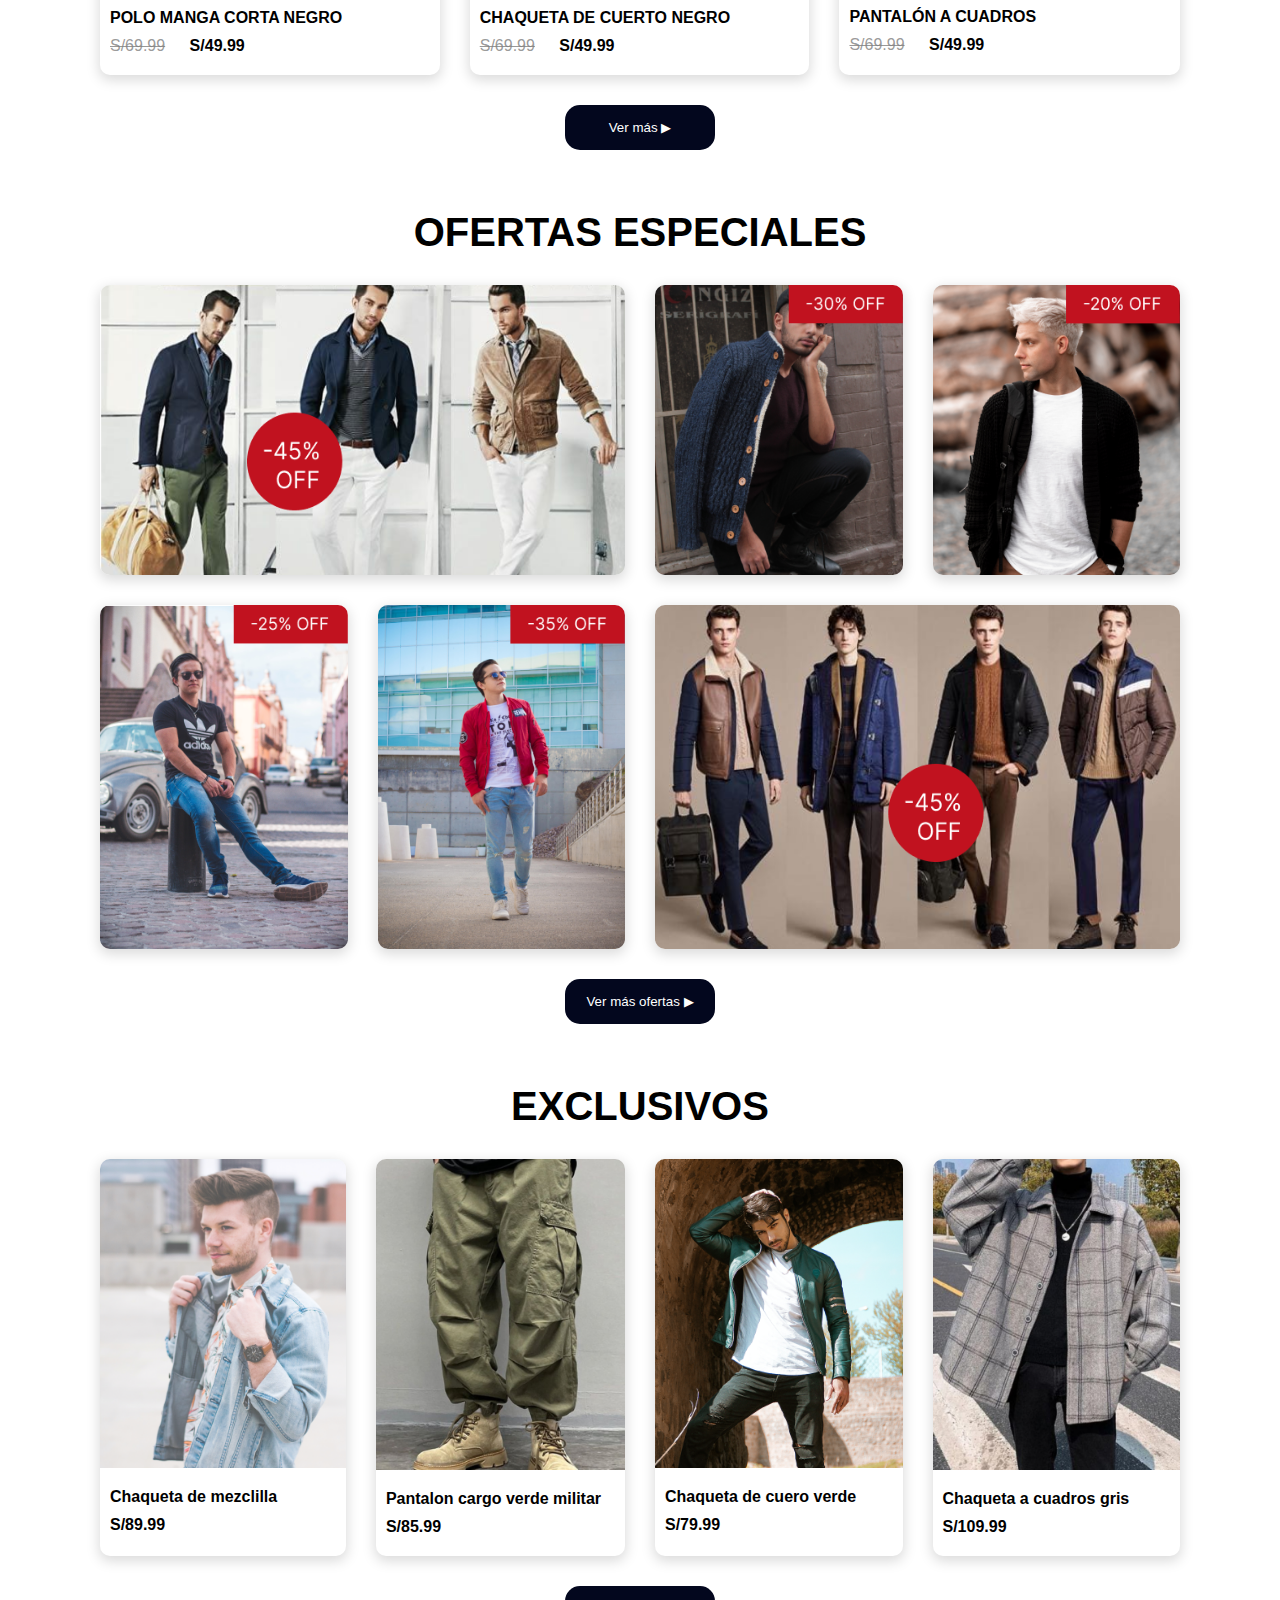
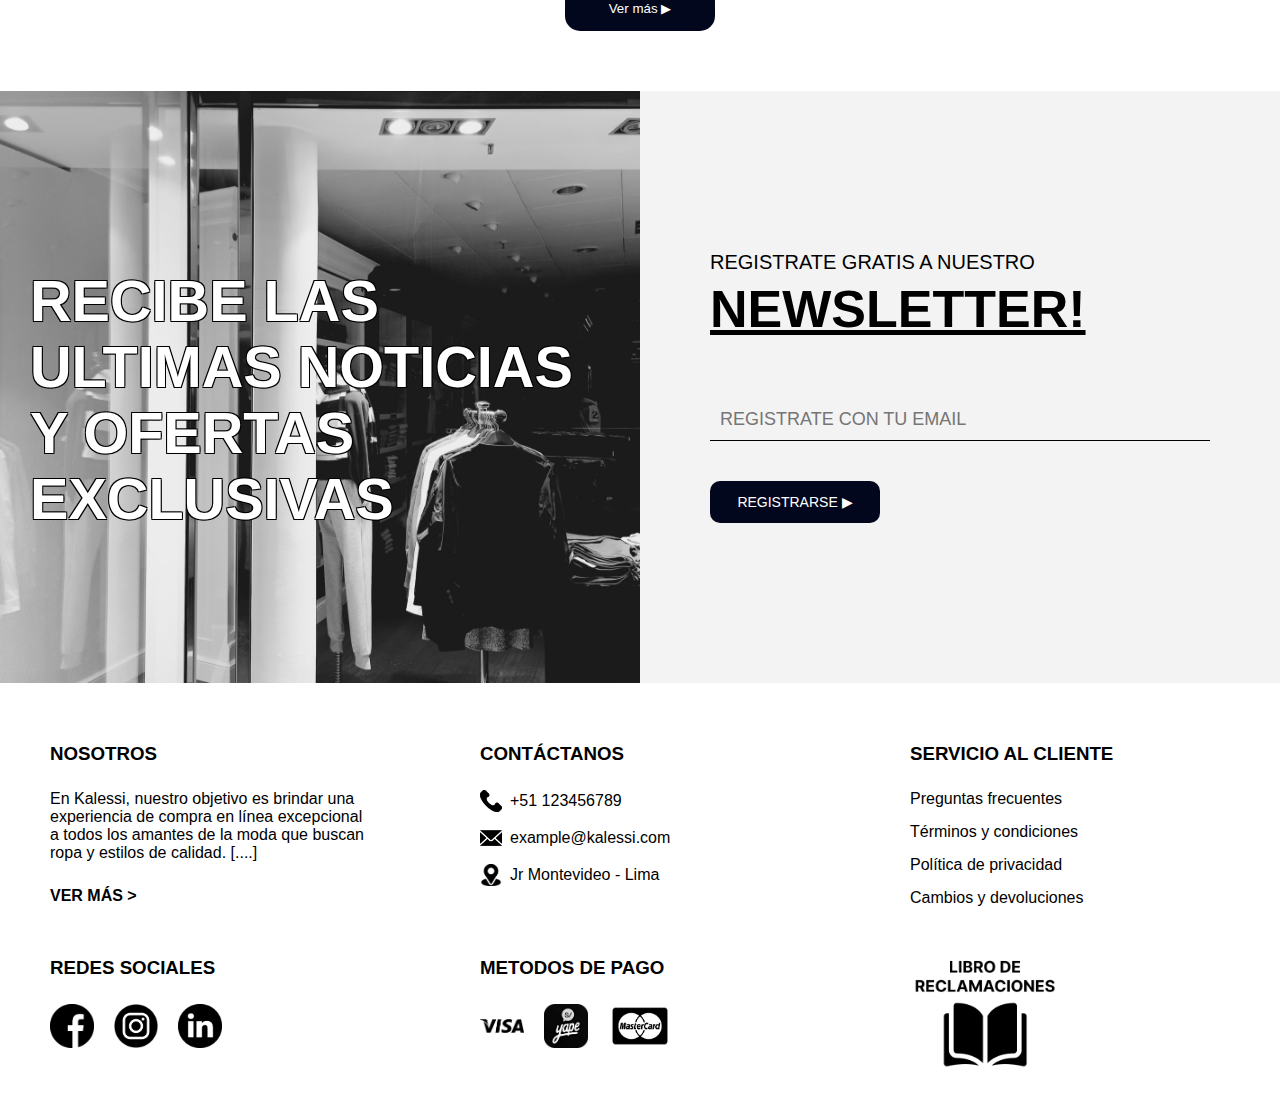
<file: hombre.html>
<!DOCTYPE html>
<html lang="en">

<head>
  <meta charset="UTF-8">
  <meta name="viewport" content="width=device-width, initial-scale=1.0">
  <title>Hombre - Kalessi</title>
  <link rel="stylesheet" href="CSS/style.css">
  <link rel="stylesheet" href="CSS/mujer-hombre.css">
</head>

<body id="body">

  <div id="overlay" class="overlay-slider-bar">
  
  </div>
  
  <div class="sup-nav">
    <ul>
      <li>
        <img src="Images/imgNosotros.png" width="18px" height="16px" alt="">
        <a class="a-line-hover" href="nosotros.html">Nosotros</a>
      </li>
      <li>
        <img src="Images/imgContacto.png" width="18px" height="16px" alt="">
        <a class="a-line-hover" href="contacto.html">Contacto</a>
      </li>
      <li>
        <img src="Images/imgAyuda.png" width="18px" height="18px" alt="">
        <a class="a-line-hover" href="#">Ayuda</a>
      </li>
    </ul>
  </div>
  <hr class="nav-hr">
  <div class="p-nav">
    <a href="index.html">
      <img class="logo" src="Images/logo.png" alt="">
    </a>
    <ul class="enlaces">
      <li><a class="a-nav-hover" href="mujer.html">Mujer</a></li>
      <li><a class="a-nav-hover" href="hombre.html">Hombre</a></li>
      <li><a class="a-nav-hover" href="marcas-categorias.html">Marcas y <br> Categorías</a></li>
      <li><a class="a-nav-hover" href="#">Blog</a></li>
    </ul>
    <div class="buscador">
      <input type="text" placeholder="Buscar productos">
      <img src="Images/lupa.png" alt="">
    </div>
    <div class="botones-nav">
      <div class="btn-cuenta cursor-pointer">
        <a href="login.html">
          <img src="Images/btnCuenta.png" alt="">
        </a>
      </div>
      <div class="btn-carrito cursor-pointer">
        <img src="Images/btnCarrito.png" alt="">
      </div>
      <div class="btn-deseos cursor-pointer">
        <img src="Images/btnDeseos.png" alt="">
      </div>
    </div>
    <div id="menu-bar" class="menu-hamburguesa">
      <img src="Images/menu-hamburguesa.svg" alt="">
    </div>
  </div>
  
  <div id="menu-ham" class="nav-hamburguesa">
    <img id="cerrar-bar" class="cerrar" src="Images/cerrar.png" alt="">
    <ul class="enlaces-hamburguesa">
      <li>
        <img src="Images/woman.png" alt="">
        <a href="mujer.html">Mujer</a>
      </li>
      <li>
        <img src="Images/man.png" alt="">
        <a href="hombre.html">Hombre</a>
      </li>
      <li>
        <img src="Images/category.png" alt="">
        <a href="marcas-categorias.html">Marcas y Categorías</a>
      </li>
      <li>
        <img src="Images/blog.png" alt="">
        <a href="#">Blog</a>
      </li>
    </ul>
    <div class="buscador-hamburguesa">
      <input type="text" placeholder="Buscar">
      <img src="Images/lupa.png" alt="">
    </div>
  
    <div class="botones-nav-hamburguesa">
      <div class="btn-cuenta cursor-pointer">
        <a href="login.html">
          <img src="Images/btnCuenta.png" alt="">
        </a>
      </div>
      <div class="btn-carrito cursor-pointer">
        <img src="Images/btnCarrito.png" alt="">
      </div>
      <div class="btn-deseos cursor-pointer">
        <img src="Images/btnDeseos.png" alt="">
      </div>
    </div>
  </div>

  <div class="banner-header">
    <img src="Images/banner-hombre.png" alt="">
    <h1 class="title-banner">HOMBRE</h1>
  </div>

  <section class="p-section content-card-mid">
    <div class="card-mid caja-shadow">
      <div class="card-mid-img">
        <img src="Images/hombre-invierno.png" alt="">
      </div>
      <div class="text-card-mid">
        <h2>INVIERNO</h2>
        <p>SHOP NOW ></p>
      </div>
    </div>
    <div class="card-mid caja-shadow">
      <div class="card-mid-img">
        <img src="Images/hombre-verano.png" alt="">
      </div>
      <div class="text-card-mid">
        <h2>VERANO</h2>
        <p>SHOP NOW ></p>
      </div>
    </div>
  </section>

  <section class="p-section flex-section section-tendencias">
    <h2 class="title-section">TENDENCIA DE LA SEMANA</h2>
    <div class="contenedor-tendencias">
      <div class="card-tendencias caja-shadow">
        <img src="Images/hombre-tendencias-1.png" alt="">
        <div class="text-tendencias">
          <p>POLO MANGA CORTA NEGRO</p>
          <div class="precio-tendencias">
            <span>S/69.99</span>
            <span>S/49.99</span>
          </div>
        </div>
      </div>
      <div class="card-tendencias caja-shadow">
        <img src="Images/hombre-tendencias-2.png" alt="">
        <div class="text-tendencias">
          <p>CHAQUETA DE CUERTO NEGRO</p>
          <div class="precio-tendencias">
            <span>S/69.99</span>
            <span>S/49.99</span>
          </div>
        </div>
      </div>
      <div class="card-tendencias caja-shadow">
        <img src="Images/hombre-tendencias3.png" alt="">
        <div class="text-tendencias">
          <p>PANTALÓN A CUADROS</p>
          <div class="precio-tendencias">
            <span>S/69.99</span>
            <span>S/49.99</span>
          </div>
        </div>
      </div>
    </div>
    <div>
      <button class="btn-ver-mas cursor-pointer">Ver más ▶︎</button>
    </div>
  </section>

  <section class="p-section flex-section">
    <h2 class="title-section">OFERTAS ESPECIALES</h2>
    <div class="contenedor-ofer">
      <div class="ofer-cards">
        <div class="ofer">
          <div class="sub-ofer1 caja-shadow">
            <img src="Images/hombre-ofer1.png" alt="">
          </div>
          <div class="sub-ofer2">
            <div class="item-ofer caja-shadow">
              <img src="Images/hombre-ofer2.png" alt="">
            </div>
            <div class="item-ofer caja-shadow">
              <img src="Images/hombre-ofer3.png" alt="">
            </div>
          </div>
        </div>
        <div class="ofer">
          <div class="sub-ofer2">
            <div class="item-ofer caja-shadow">
              <img src="Images/hombre-ofer4.png" alt="">
            </div>
            <div class="item-ofer caja-shadow">
              <img src="Images/hombre-ofer5.png" alt="">
            </div>
          </div>
          <div class="sub-ofer1 caja-shadow">
            <img src="Images/hombre-ofer6.png" alt="">
          </div>
        </div>
      </div>
      <div>
        <button class="btn-ver-mas cursor-pointer">Ver más ofertas ▶︎</button>
      </div>
    </div>
  </section>

  <section class="p-section flex-section section-exclusivos">
    <h2 class="title-section">EXCLUSIVOS</h2>
    <div class="contenedor-exclusivos">
      <div class="card-exclusivos caja-shadow">
        <img src="Images/hombre-exclusivos1.png" alt="">
        <div class="text-exclusivos">
          <p>Chaqueta de mezclilla</p>
          <p>S/89.99</p>
        </div>
      </div>
      <div class="card-exclusivos caja-shadow">
        <img src="Images/hombre-exclusivos2.png" alt="">
        <div class="text-exclusivos">
          <p>Pantalon cargo verde militar</p>
          <p>S/85.99</p>
        </div>
      </div>
      <div class="card-exclusivos caja-shadow">
        <img src="Images/hombre-exclusivos3.png" alt="">
        <div class="text-exclusivos">
          <p>Chaqueta de cuero verde</p>
          <p>S/79.99</p>
        </div>
      </div>
      <div class="card-exclusivos caja-shadow">
        <img src="Images/hombre-exlcusivos4.png" alt="">
        <div class="text-exclusivos">
          <p>Chaqueta a cuadros gris</p>
          <p>S/109.99</p>
        </div>
      </div>
    </div>
    <div>
      <button class="btn-ver-mas cursor-pointer">Ver más ▶︎</button>
    </div>
  </section>

  <footer>
    <section class="newsletter">
      <div class="newsletter-img">
        <img src="Images/newsletter-img.png" alt="">
        <p>RECIBE LAS ULTIMAS NOTICIAS Y OFERTAS EXCLUSIVAS</p>
      </div>
      <div class="newsletter-form">
        <form action="">
          <p>REGISTRATE GRATIS A NUESTRO</p>
          <h2>NEWSLETTER!</h2>
          <input type="email" placeholder="REGISTRATE CON TU EMAIL">
          <button class="cursor-pointer" type="submit">REGISTRARSE ▶︎</button>
        </form>
      </div>
    </section>
  
    <section class="contenedor-footer">
  
      <div class="fo-nosotros">
        <h3>NOSOTROS</h3>
        <p>En Kalessi, nuestro objetivo es brindar una experiencia de compra en línea excepcional a todos los amantes
          de la
          moda
          que buscan ropa y estilos de calidad. [....]</p>
        <a href="nosotros.html">VER MÁS ></a>
      </div>
  
      <div class="fo-contacto">
        <h3>CONTÁCTANOS</h3>
        <div class="enlaces-contacto">
          <div class="item-fo-contacto">
            <img src="Images/telefono.png" alt="">
            <a class="a-line-hover" href="#">+51 123456789</a>
          </div>
          <div class="item-fo-contacto">
            <img src="Images/correo.png" alt="">
            <a class="a-line-hover" href="#">example@kalessi.com</a>
          </div>
          <div class="item-fo-contacto">
            <img src="Images/ubicacion.png" alt="">
            <a class="a-line-hover" href="#">Jr Montevideo - Lima</a>
          </div>
        </div>
      </div>
  
      <div class="fo-servicio-cliente">
        <h3>SERVICIO AL CLIENTE</h3>
        <div class="enlaces-servicio-cliente">
          <a class="a-line-hover" href="#">Preguntas frecuentes</a>
          <a class="a-line-hover" href="#">Términos y condiciones</a>
          <a class="a-line-hover" href="#">Política de privacidad</a>
          <a class="a-line-hover" href="#">Cambios y devoluciones</a>
        </div>
      </div>
  
      <div class="fo-redes">
        <h3>REDES SOCIALES</h3>
        <div class="social-media">
          <img class="cursor-pointer" src="Images/facebook.png" alt="">
          <img class="cursor-pointer" src="Images/instragram.png" alt="">
          <img class="cursor-pointer" src="Images/likedin.png" alt="">
        </div>
      </div>
  
      <div class="fo-pago">
        <h3>METODOS DE PAGO</h3>
        <div class="icons-pago">
          <img class="cursor-pointer" src="Images/visa.png" alt="">
          <img class="cursor-pointer" src="Images/yape.png" alt="">
          <img class="cursor-pointer" src="Images/mastercard.png" alt="">
        </div>
      </div>
  
      <div class="fo-reclamaciones cursor-pointer">
        <img src="Images/libro-reclamaciones.png" alt="">
      </div>
  
    </section>
  </footer>

  <script src="JS/menu.js"></script>
</body>

</html>
</file>
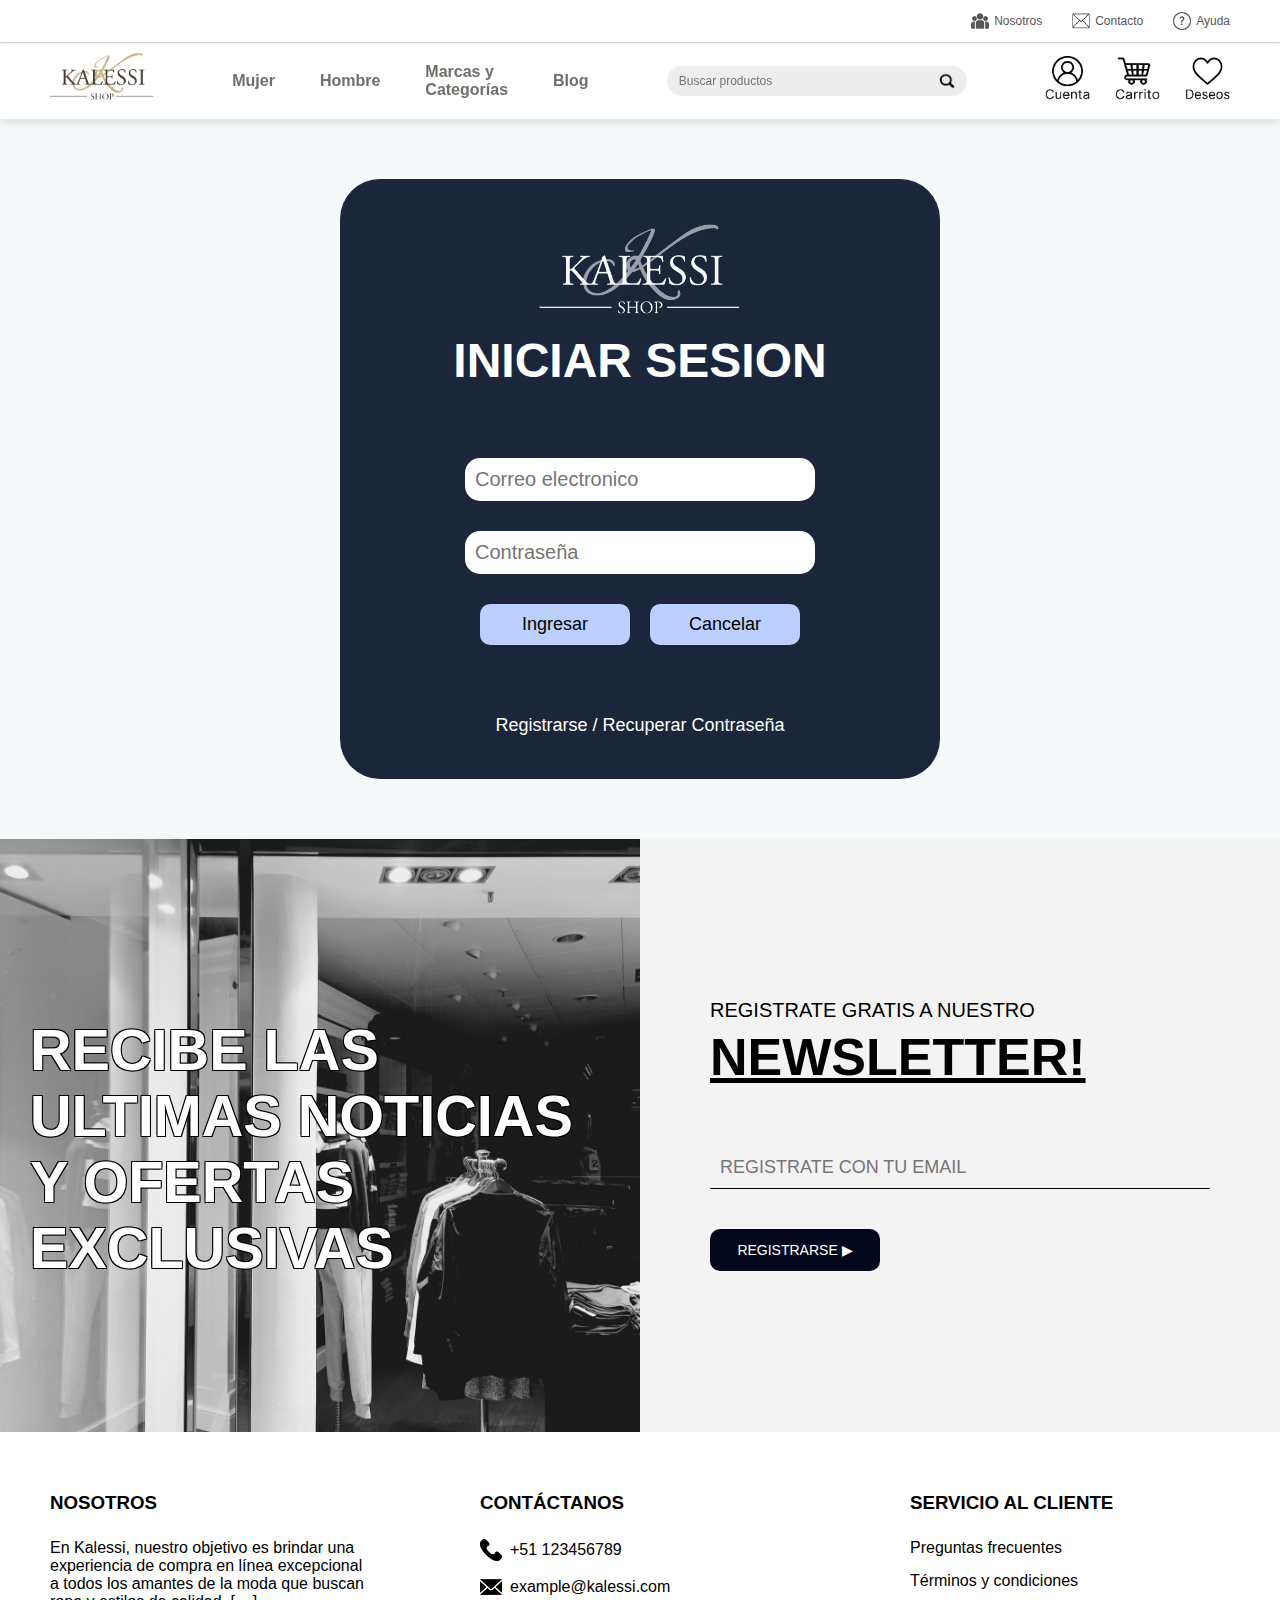
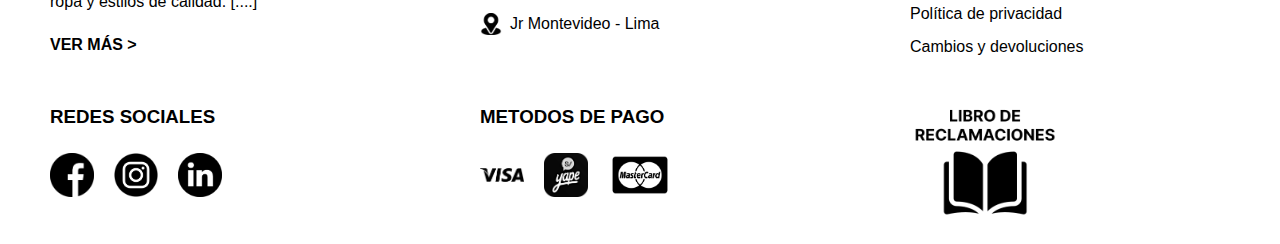
<file: login.html>
<!DOCTYPE html>
<html lang="en">

<head>
  <meta charset="UTF-8">
  <meta name="viewport" content="width=device-width, initial-scale=1.0">
  <title>Iniciar Sesion - Kalessi</title>
  <link rel="stylesheet" href="CSS/login.css">
  <link rel="stylesheet" href="CSS/style.css">
</head>

<body id="body">
  <div id="overlay" class="overlay-slider-bar">
  
  </div>
  
  <div class="sup-nav">
    <ul>
      <li>
        <img src="Images/imgNosotros.png" width="18px" height="16px" alt="">
        <a class="a-line-hover" href="nosotros.html">Nosotros</a>
      </li>
      <li>
        <img src="Images/imgContacto.png" width="18px" height="16px" alt="">
        <a class="a-line-hover" href="contacto.html">Contacto</a>
      </li>
      <li>
        <img src="Images/imgAyuda.png" width="18px" height="18px" alt="">
        <a class="a-line-hover" href="#">Ayuda</a>
      </li>
    </ul>
  </div>
  <hr class="nav-hr">
  <div class="p-nav">
    <a href="index.html">
      <img class="logo" src="Images/logo.png" alt="">
    </a>
    <ul class="enlaces">
      <li><a class="a-nav-hover" href="mujer.html">Mujer</a></li>
      <li><a class="a-nav-hover" href="hombre.html">Hombre</a></li>
      <li><a class="a-nav-hover" href="marcas-categorias.html">Marcas y <br> Categorías</a></li>
      <li><a class="a-nav-hover" href="#">Blog</a></li>
    </ul>
    <div class="buscador">
      <input type="text" placeholder="Buscar productos">
      <img src="Images/lupa.png" alt="">
    </div>
    <div class="botones-nav">
      <div class="btn-cuenta cursor-pointer">
        <a href="login.html">
          <img src="Images/btnCuenta.png" alt="">
        </a>
      </div>
      <div class="btn-carrito cursor-pointer">
        <img src="Images/btnCarrito.png" alt="">
      </div>
      <div class="btn-deseos cursor-pointer">
        <img src="Images/btnDeseos.png" alt="">
      </div>
    </div>
    <div id="menu-bar" class="menu-hamburguesa">
      <img src="Images/menu-hamburguesa.svg" alt="">
    </div>
  </div>
  
  <div id="menu-ham" class="nav-hamburguesa">
    <img id="cerrar-bar" class="cerrar" src="Images/cerrar.png" alt="">
    <ul class="enlaces-hamburguesa">
      <li>
        <img src="Images/woman.png" alt="">
        <a href="mujer.html">Mujer</a>
      </li>
      <li>
        <img src="Images/man.png" alt="">
        <a href="hombre.html">Hombre</a>
      </li>
      <li>
        <img src="Images/category.png" alt="">
        <a href="marcas-categorias.html">Marcas y Categorías</a>
      </li>
      <li>
        <img src="Images/blog.png" alt="">
        <a href="#">Blog</a>
      </li>
    </ul>
    <div class="buscador-hamburguesa">
      <input type="text" placeholder="Buscar">
      <img src="Images/lupa.png" alt="">
    </div>
  
    <div class="botones-nav-hamburguesa">
      <div class="btn-cuenta cursor-pointer">
        <a href="login.html">
          <img src="Images/btnCuenta.png" alt="">
        </a>
      </div>
      <div class="btn-carrito cursor-pointer">
        <img src="Images/btnCarrito.png" alt="">
      </div>
      <div class="btn-deseos cursor-pointer">
        <img src="Images/btnDeseos.png" alt="">
      </div>
    </div>
  </div>

  <div class="contenedor-cuenta">
    <div class="card-cuenta">
      <form action="">
        <img class="logo-blanco-cuenta" src="Images/logo-blanco.png" alt="">
        <h2>INICIAR SESION</h2>
        <div>
          <input class="input-cuenta outline-input" type="email" placeholder="Correo electronico">
        </div>
        <div>
          <input class="input-cuenta outline-input" type="password" placeholder="Contraseña">
        </div>
        <div class="btn-card-cuenta">
          <button class="cursor-pointer">Ingresar</button>
          <button class="cursor-pointer">Cancelar</button>
        </div>
        <div class="enlaces-card-cuenta">
          <a class="a-line-hover" href="signup.html">Registrarse</a>
          <span>/</span>
          <a class="a-line-hover" href="#">Recuperar Contraseña</a>
        </div>
      </form>
    </div>
  </div>

  <footer>
    <section class="newsletter">
      <div class="newsletter-img">
        <img src="Images/newsletter-img.png" alt="">
        <p>RECIBE LAS ULTIMAS NOTICIAS Y OFERTAS EXCLUSIVAS</p>
      </div>
      <div class="newsletter-form">
        <form action="">
          <p>REGISTRATE GRATIS A NUESTRO</p>
          <h2>NEWSLETTER!</h2>
          <input type="email" placeholder="REGISTRATE CON TU EMAIL">
          <button class="cursor-pointer" type="submit">REGISTRARSE ▶︎</button>
        </form>
      </div>
    </section>
  
    <section class="contenedor-footer">
  
      <div class="fo-nosotros">
        <h3>NOSOTROS</h3>
        <p>En Kalessi, nuestro objetivo es brindar una experiencia de compra en línea excepcional a todos los amantes
          de la
          moda
          que buscan ropa y estilos de calidad. [....]</p>
        <a href="nosotros.html">VER MÁS ></a>
      </div>
  
      <div class="fo-contacto">
        <h3>CONTÁCTANOS</h3>
        <div class="enlaces-contacto">
          <div class="item-fo-contacto">
            <img src="Images/telefono.png" alt="">
            <a class="a-line-hover" href="#">+51 123456789</a>
          </div>
          <div class="item-fo-contacto">
            <img src="Images/correo.png" alt="">
            <a class="a-line-hover" href="#">example@kalessi.com</a>
          </div>
          <div class="item-fo-contacto">
            <img src="Images/ubicacion.png" alt="">
            <a class="a-line-hover" href="#">Jr Montevideo - Lima</a>
          </div>
        </div>
      </div>
  
      <div class="fo-servicio-cliente">
        <h3>SERVICIO AL CLIENTE</h3>
        <div class="enlaces-servicio-cliente">
          <a class="a-line-hover" href="#">Preguntas frecuentes</a>
          <a class="a-line-hover" href="#">Términos y condiciones</a>
          <a class="a-line-hover" href="#">Política de privacidad</a>
          <a class="a-line-hover" href="#">Cambios y devoluciones</a>
        </div>
      </div>
  
      <div class="fo-redes">
        <h3>REDES SOCIALES</h3>
        <div class="social-media">
          <img class="cursor-pointer" src="Images/facebook.png" alt="">
          <img class="cursor-pointer" src="Images/instragram.png" alt="">
          <img class="cursor-pointer" src="Images/likedin.png" alt="">
        </div>
      </div>
  
      <div class="fo-pago">
        <h3>METODOS DE PAGO</h3>
        <div class="icons-pago">
          <img class="cursor-pointer" src="Images/visa.png" alt="">
          <img class="cursor-pointer" src="Images/yape.png" alt="">
          <img class="cursor-pointer" src="Images/mastercard.png" alt="">
        </div>
      </div>
  
      <div class="fo-reclamaciones cursor-pointer">
        <img src="Images/libro-reclamaciones.png" alt="">
      </div>
  
    </section>
  </footer>

  <script src="JS/menu.js"></script>
</body>

</html>
</file>
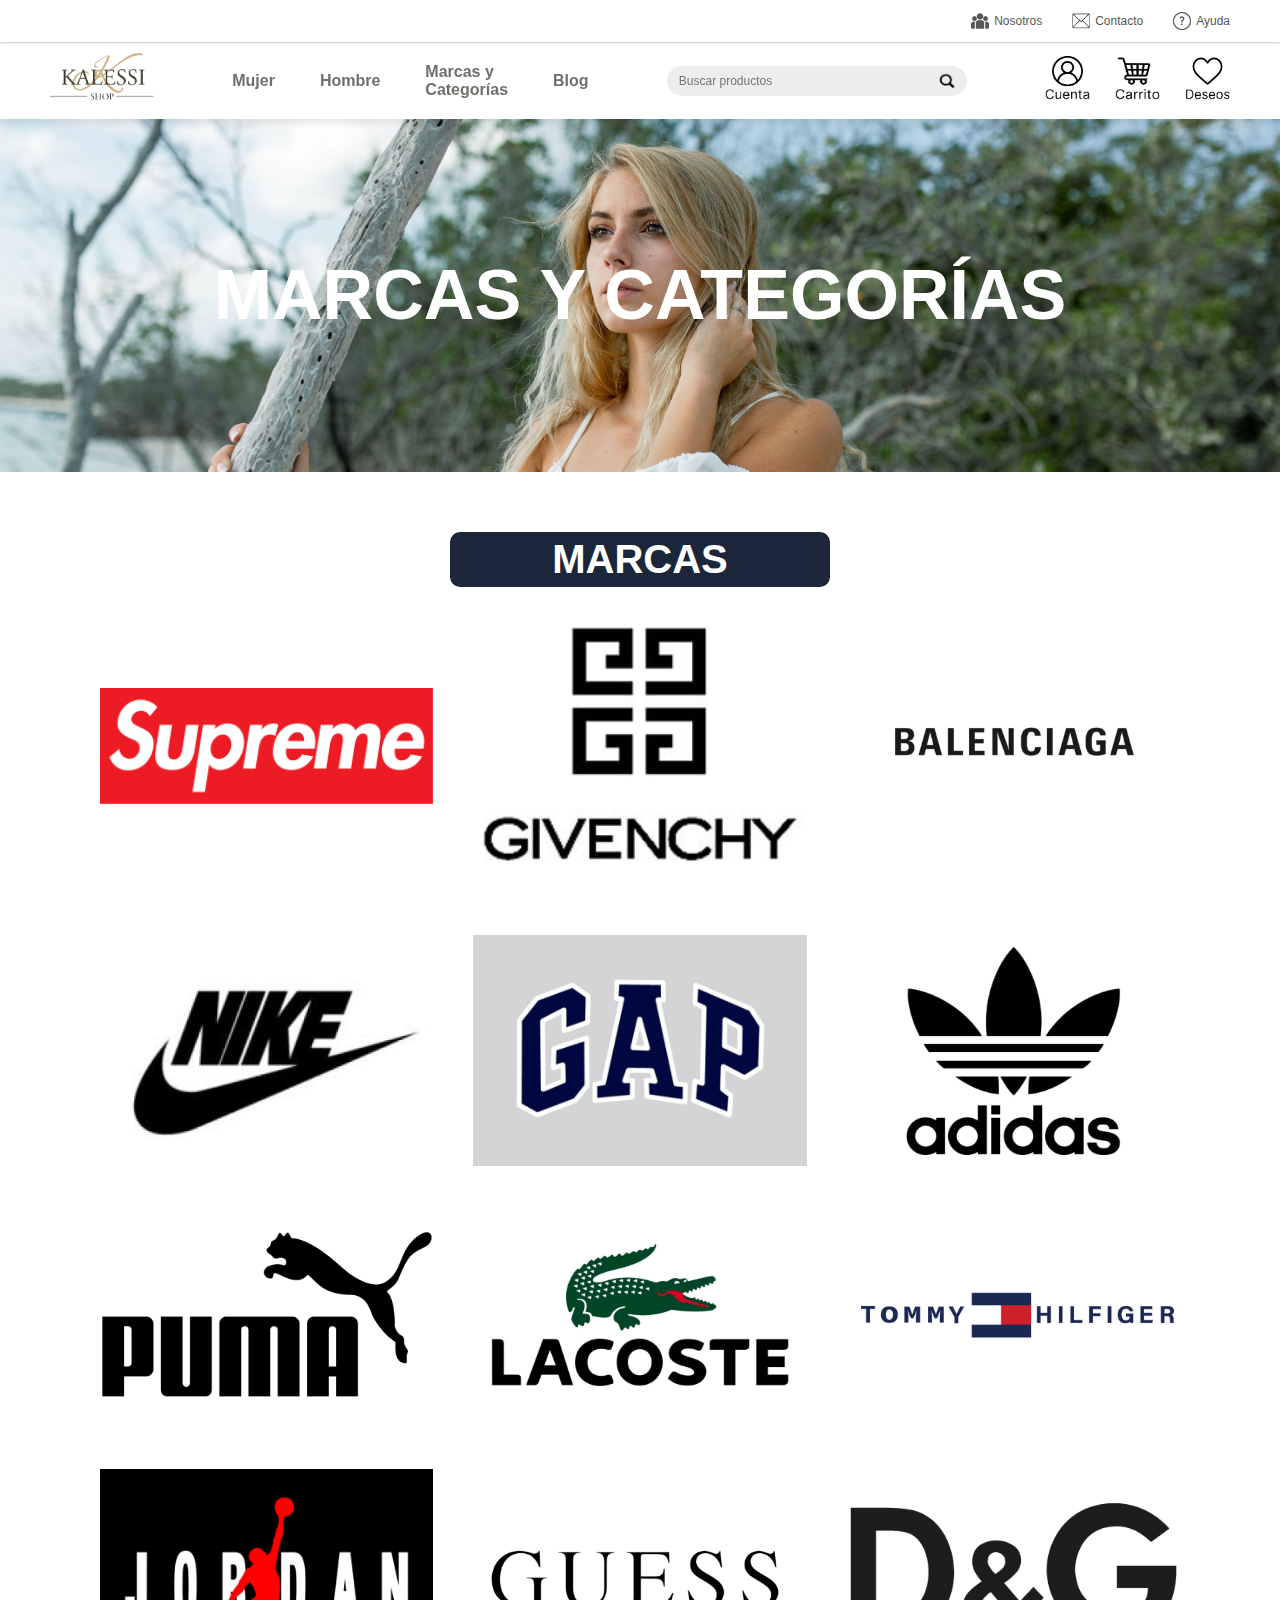
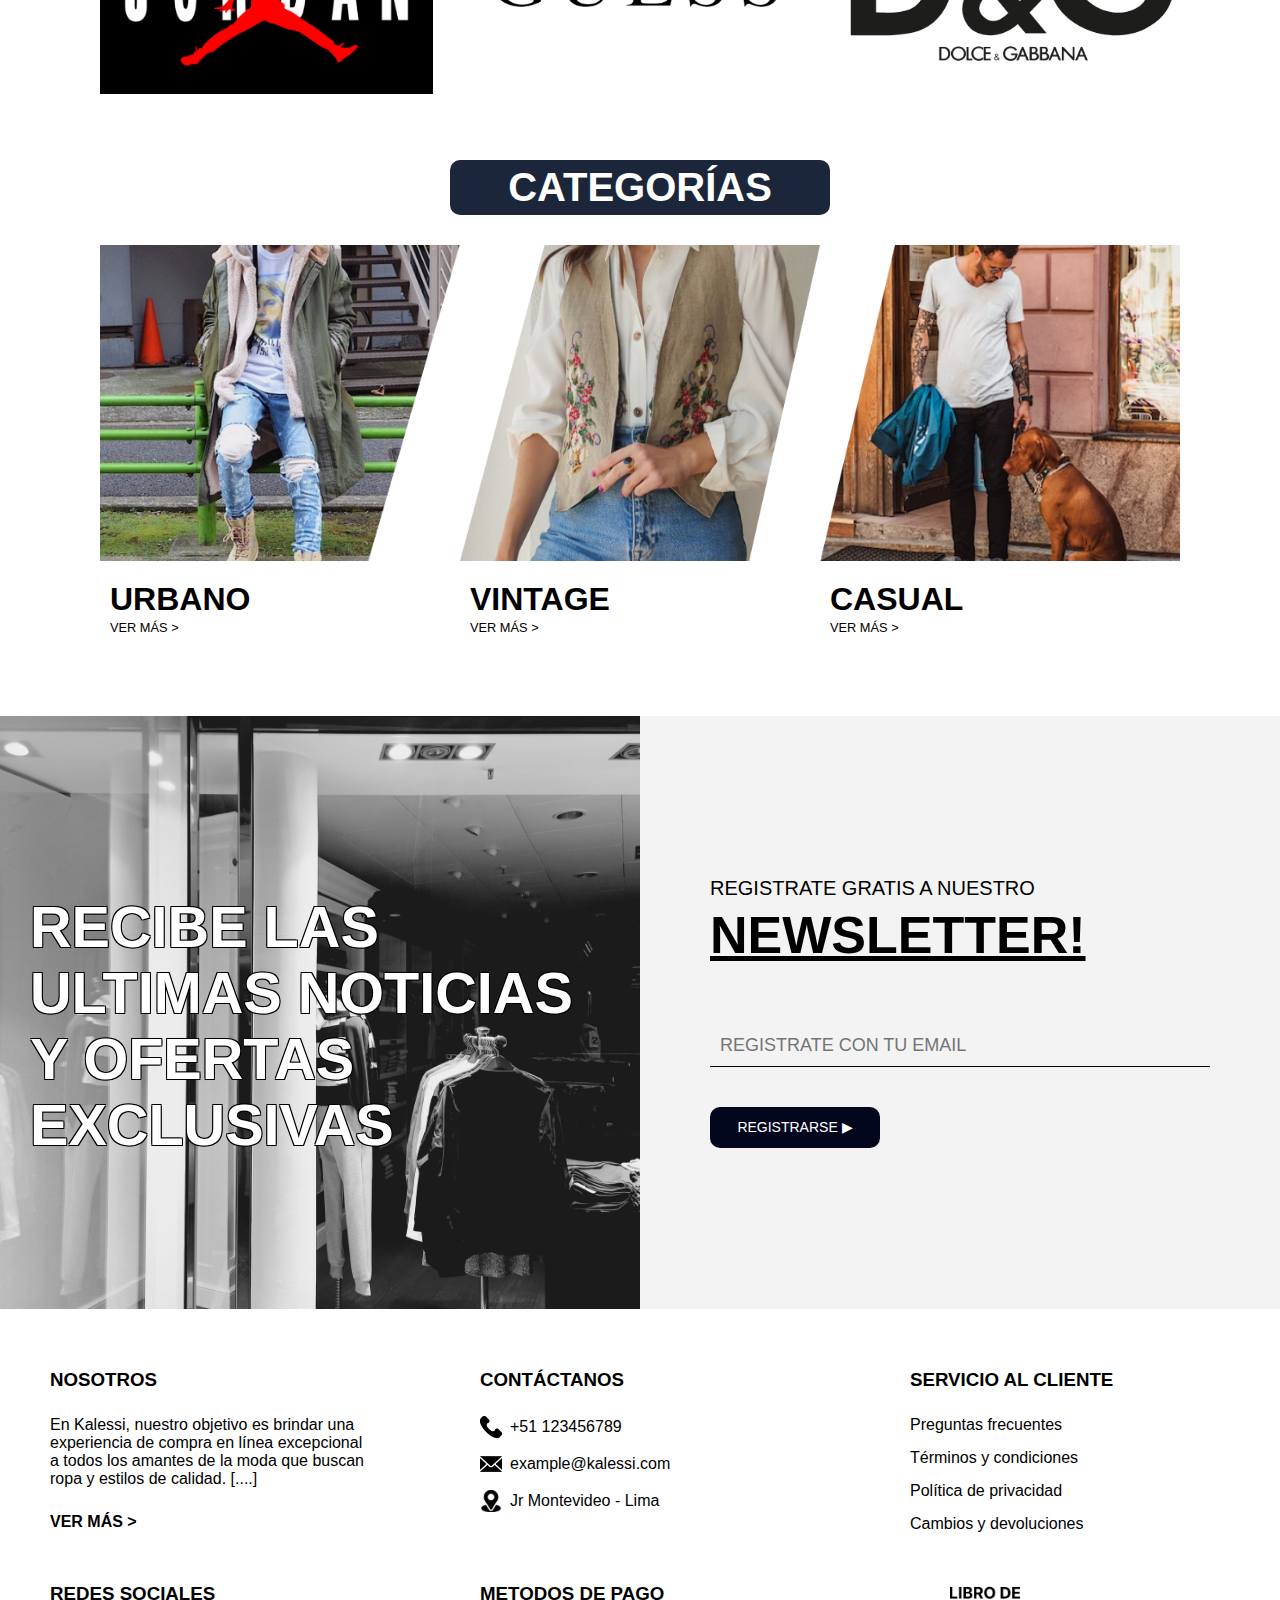
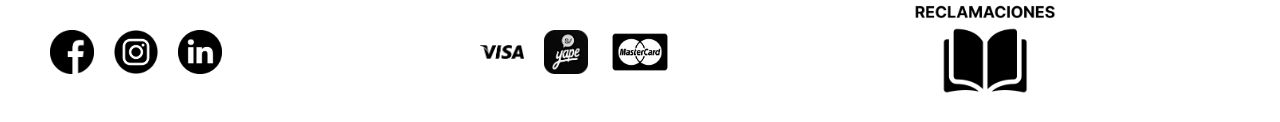
<file: marcas-categorias.html>
<!DOCTYPE html>
<html lang="en">

<head>
  <meta charset="UTF-8">
  <meta name="viewport" content="width=device-width, initial-scale=1.0">
  <title>Marcas y Categorias - Kalessi</title>
  <link rel="stylesheet" href="CSS/style.css">
  <link rel="stylesheet" href="CSS/marcas-categorias.css">
</head>

<body id="body">
  <div id="overlay" class="overlay-slider-bar">
  
  </div>
  
  <div class="sup-nav">
    <ul>
      <li>
        <img src="Images/imgNosotros.png" width="18px" height="16px" alt="">
        <a class="a-line-hover" href="nosotros.html">Nosotros</a>
      </li>
      <li>
        <img src="Images/imgContacto.png" width="18px" height="16px" alt="">
        <a class="a-line-hover" href="contacto.html">Contacto</a>
      </li>
      <li>
        <img src="Images/imgAyuda.png" width="18px" height="18px" alt="">
        <a class="a-line-hover" href="#">Ayuda</a>
      </li>
    </ul>
  </div>
  <hr class="nav-hr">
  <div class="p-nav">
    <a href="index.html">
      <img class="logo" src="Images/logo.png" alt="">
    </a>
    <ul class="enlaces">
      <li><a class="a-nav-hover" href="mujer.html">Mujer</a></li>
      <li><a class="a-nav-hover" href="hombre.html">Hombre</a></li>
      <li><a class="a-nav-hover" href="marcas-categorias.html">Marcas y <br> Categorías</a></li>
      <li><a class="a-nav-hover" href="#">Blog</a></li>
    </ul>
    <div class="buscador">
      <input type="text" placeholder="Buscar productos">
      <img src="Images/lupa.png" alt="">
    </div>
    <div class="botones-nav">
      <div class="btn-cuenta cursor-pointer">
        <a href="login.html">
          <img src="Images/btnCuenta.png" alt="">
        </a>
      </div>
      <div class="btn-carrito cursor-pointer">
        <img src="Images/btnCarrito.png" alt="">
      </div>
      <div class="btn-deseos cursor-pointer">
        <img src="Images/btnDeseos.png" alt="">
      </div>
    </div>
    <div id="menu-bar" class="menu-hamburguesa">
      <img src="Images/menu-hamburguesa.svg" alt="">
    </div>
  </div>
  
  <div id="menu-ham" class="nav-hamburguesa">
    <img id="cerrar-bar" class="cerrar" src="Images/cerrar.png" alt="">
    <ul class="enlaces-hamburguesa">
      <li>
        <img src="Images/woman.png" alt="">
        <a href="mujer.html">Mujer</a>
      </li>
      <li>
        <img src="Images/man.png" alt="">
        <a href="hombre.html">Hombre</a>
      </li>
      <li>
        <img src="Images/category.png" alt="">
        <a href="marcas-categorias.html">Marcas y Categorías</a>
      </li>
      <li>
        <img src="Images/blog.png" alt="">
        <a href="#">Blog</a>
      </li>
    </ul>
    <div class="buscador-hamburguesa">
      <input type="text" placeholder="Buscar">
      <img src="Images/lupa.png" alt="">
    </div>
  
    <div class="botones-nav-hamburguesa">
      <div class="btn-cuenta cursor-pointer">
        <a href="login.html">
          <img src="Images/btnCuenta.png" alt="">
        </a>
      </div>
      <div class="btn-carrito cursor-pointer">
        <img src="Images/btnCarrito.png" alt="">
      </div>
      <div class="btn-deseos cursor-pointer">
        <img src="Images/btnDeseos.png" alt="">
      </div>
    </div>
  </div>


  <div class="banner-header">
    <img src="Images/banner-caegorias.png" alt="">
    <h1 class="title-banner">MARCAS Y CATEGORÍAS</h1>
  </div>

  <section class="p-section flex-section section-marcas">
    <h2 class="title-section">MARCAS</h2>

    <div class="contenedor-marcas">
      <img src="Images/supreme.png" alt="">
      <img src="Images/givenchy.png" alt="">
      <img src="Images/balenciaga.png" alt="">
      <img src="Images/nike.png" alt="">
      <img src="Images/gap.png" alt="">
      <img src="Images/adidas.png" alt="">
      <img src="Images/puma.png" alt="">
      <img src="Images/lacoste.png" alt="">
      <img src="Images/tommy.png" alt="">
      <img src="Images/jordan.png" alt="">
      <img src="Images/guess.png" alt="">
      <img src="Images/d&g.png" alt="">
    </div>
    </div>
  </section>

  <section class="p-section flex-section section-categorias">
    <h2 class="title-section">CATEGORÍAS</h2>
    <div class="contenedor-categorias">
      <div class="card-cate">
        <img src="Images/urbano.png" alt="">
        <div class="text-cate">
          <h3>URBANO</h3>
          <a href="#">VER MÁS ></a>
        </div>
      </div>
      <div class="card-cate">
        <img src="Images/vintage.png" alt="">
        <div class="text-cate">
          <h3>VINTAGE</h3>
          <a href="#">VER MÁS ></a>
        </div>
      </div>
      <div class="card-cate">
        <img src="Images/casual.png" alt="">
        <div class="text-cate">
          <h3>CASUAL</h3>
          <a href="#">VER MÁS ></a>
        </div>
      </div>
    </div>
  </section>

  <footer>
    <section class="newsletter">
      <div class="newsletter-img">
        <img src="Images/newsletter-img.png" alt="">
        <p>RECIBE LAS ULTIMAS NOTICIAS Y OFERTAS EXCLUSIVAS</p>
      </div>
      <div class="newsletter-form">
        <form action="">
          <p>REGISTRATE GRATIS A NUESTRO</p>
          <h2>NEWSLETTER!</h2>
          <input type="email" placeholder="REGISTRATE CON TU EMAIL">
          <button class="cursor-pointer" type="submit">REGISTRARSE ▶︎</button>
        </form>
      </div>
    </section>
  
    <section class="contenedor-footer">
  
      <div class="fo-nosotros">
        <h3>NOSOTROS</h3>
        <p>En Kalessi, nuestro objetivo es brindar una experiencia de compra en línea excepcional a todos los amantes
          de la
          moda
          que buscan ropa y estilos de calidad. [....]</p>
        <a href="nosotros.html">VER MÁS ></a>
      </div>
  
      <div class="fo-contacto">
        <h3>CONTÁCTANOS</h3>
        <div class="enlaces-contacto">
          <div class="item-fo-contacto">
            <img src="Images/telefono.png" alt="">
            <a class="a-line-hover" href="#">+51 123456789</a>
          </div>
          <div class="item-fo-contacto">
            <img src="Images/correo.png" alt="">
            <a class="a-line-hover" href="#">example@kalessi.com</a>
          </div>
          <div class="item-fo-contacto">
            <img src="Images/ubicacion.png" alt="">
            <a class="a-line-hover" href="#">Jr Montevideo - Lima</a>
          </div>
        </div>
      </div>
  
      <div class="fo-servicio-cliente">
        <h3>SERVICIO AL CLIENTE</h3>
        <div class="enlaces-servicio-cliente">
          <a class="a-line-hover" href="#">Preguntas frecuentes</a>
          <a class="a-line-hover" href="#">Términos y condiciones</a>
          <a class="a-line-hover" href="#">Política de privacidad</a>
          <a class="a-line-hover" href="#">Cambios y devoluciones</a>
        </div>
      </div>
  
      <div class="fo-redes">
        <h3>REDES SOCIALES</h3>
        <div class="social-media">
          <img class="cursor-pointer" src="Images/facebook.png" alt="">
          <img class="cursor-pointer" src="Images/instragram.png" alt="">
          <img class="cursor-pointer" src="Images/likedin.png" alt="">
        </div>
      </div>
  
      <div class="fo-pago">
        <h3>METODOS DE PAGO</h3>
        <div class="icons-pago">
          <img class="cursor-pointer" src="Images/visa.png" alt="">
          <img class="cursor-pointer" src="Images/yape.png" alt="">
          <img class="cursor-pointer" src="Images/mastercard.png" alt="">
        </div>
      </div>
  
      <div class="fo-reclamaciones cursor-pointer">
        <img src="Images/libro-reclamaciones.png" alt="">
      </div>
  
    </section>
  </footer>

  <script src="JS/menu.js"></script>
</body>

</html>
</file>
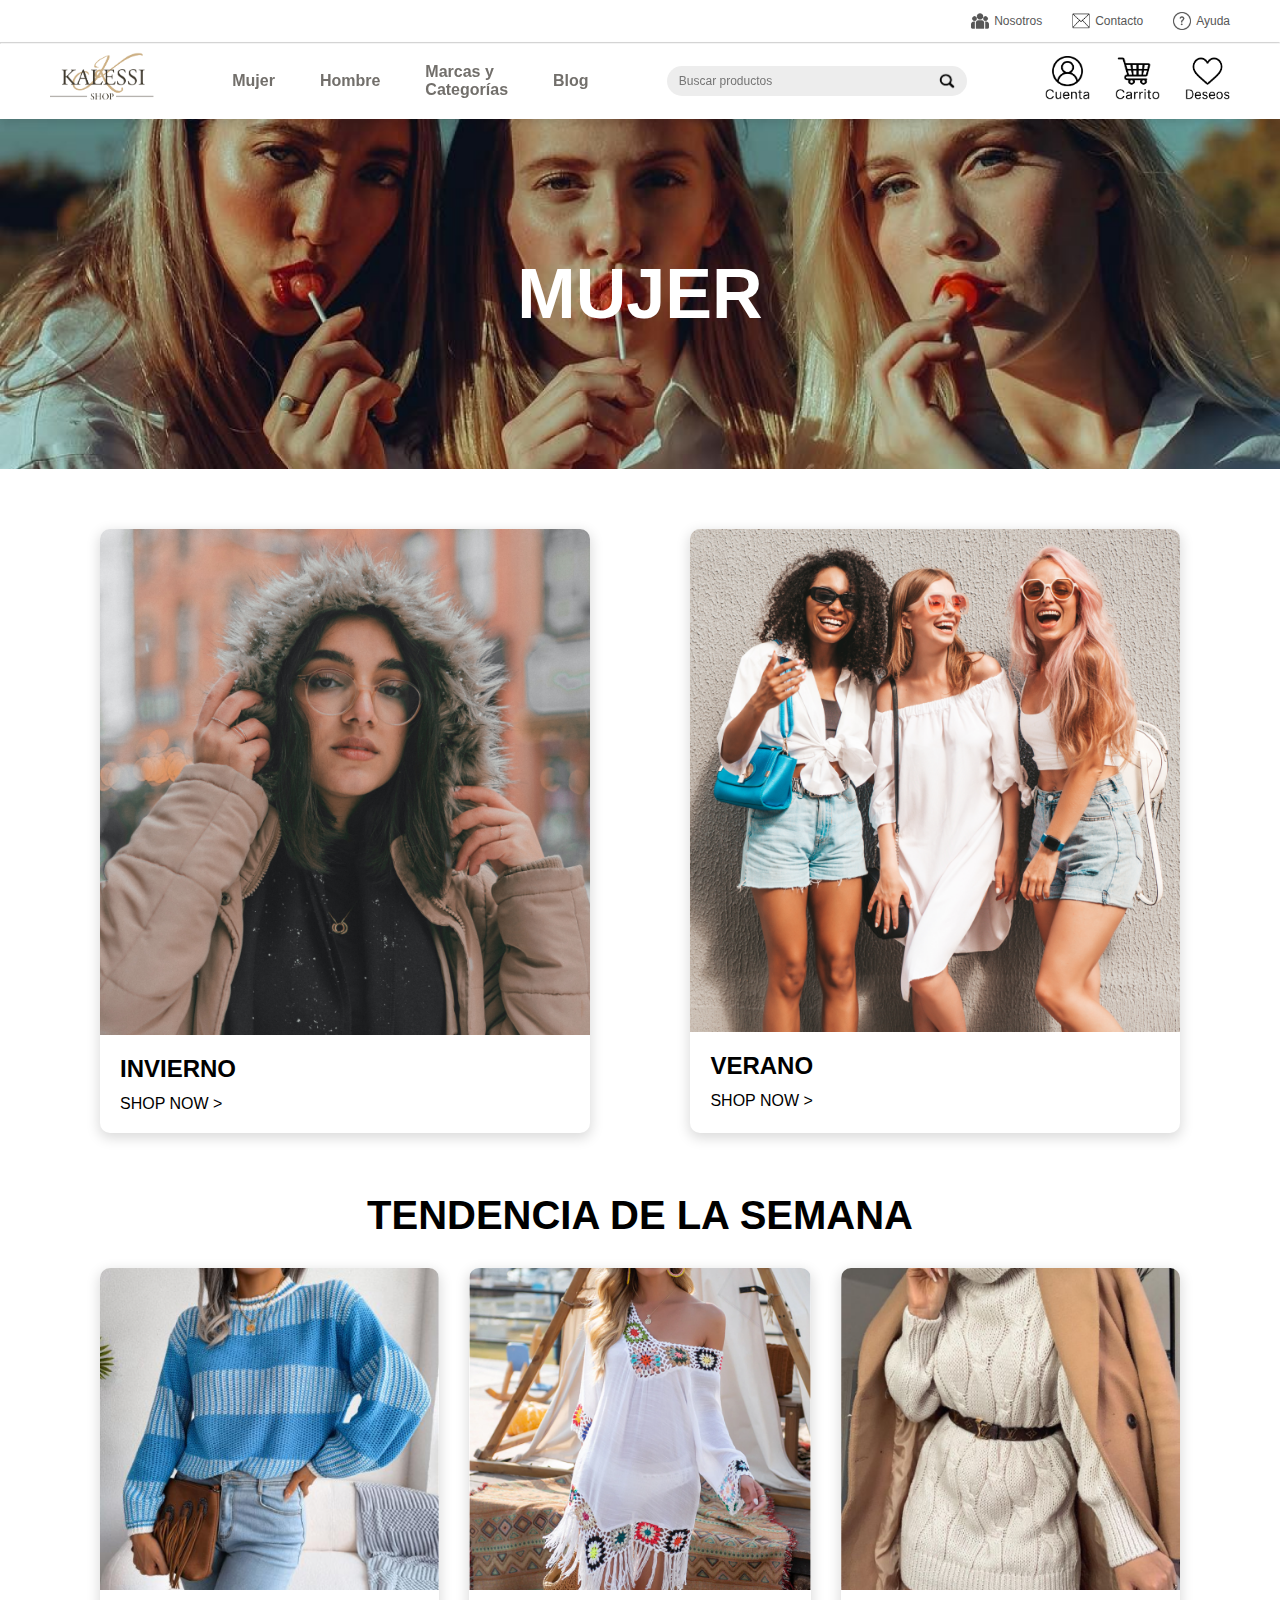
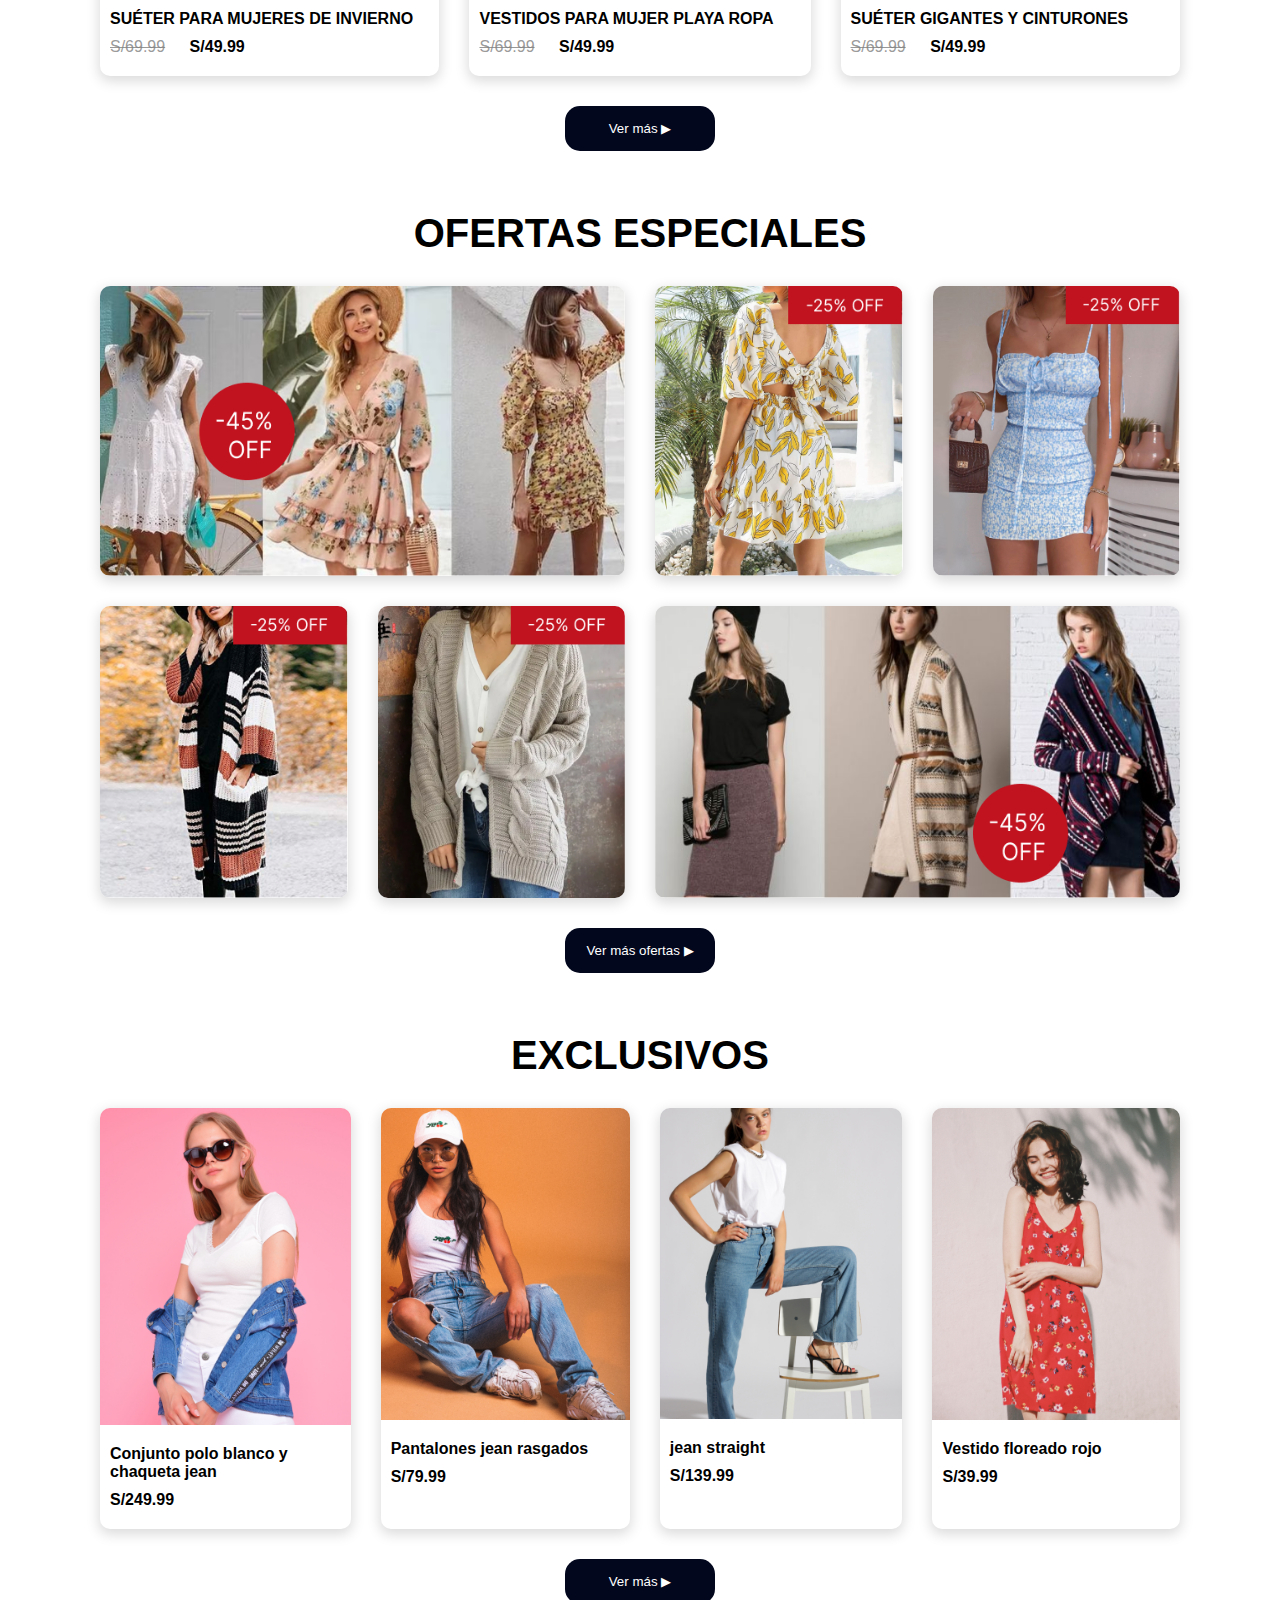
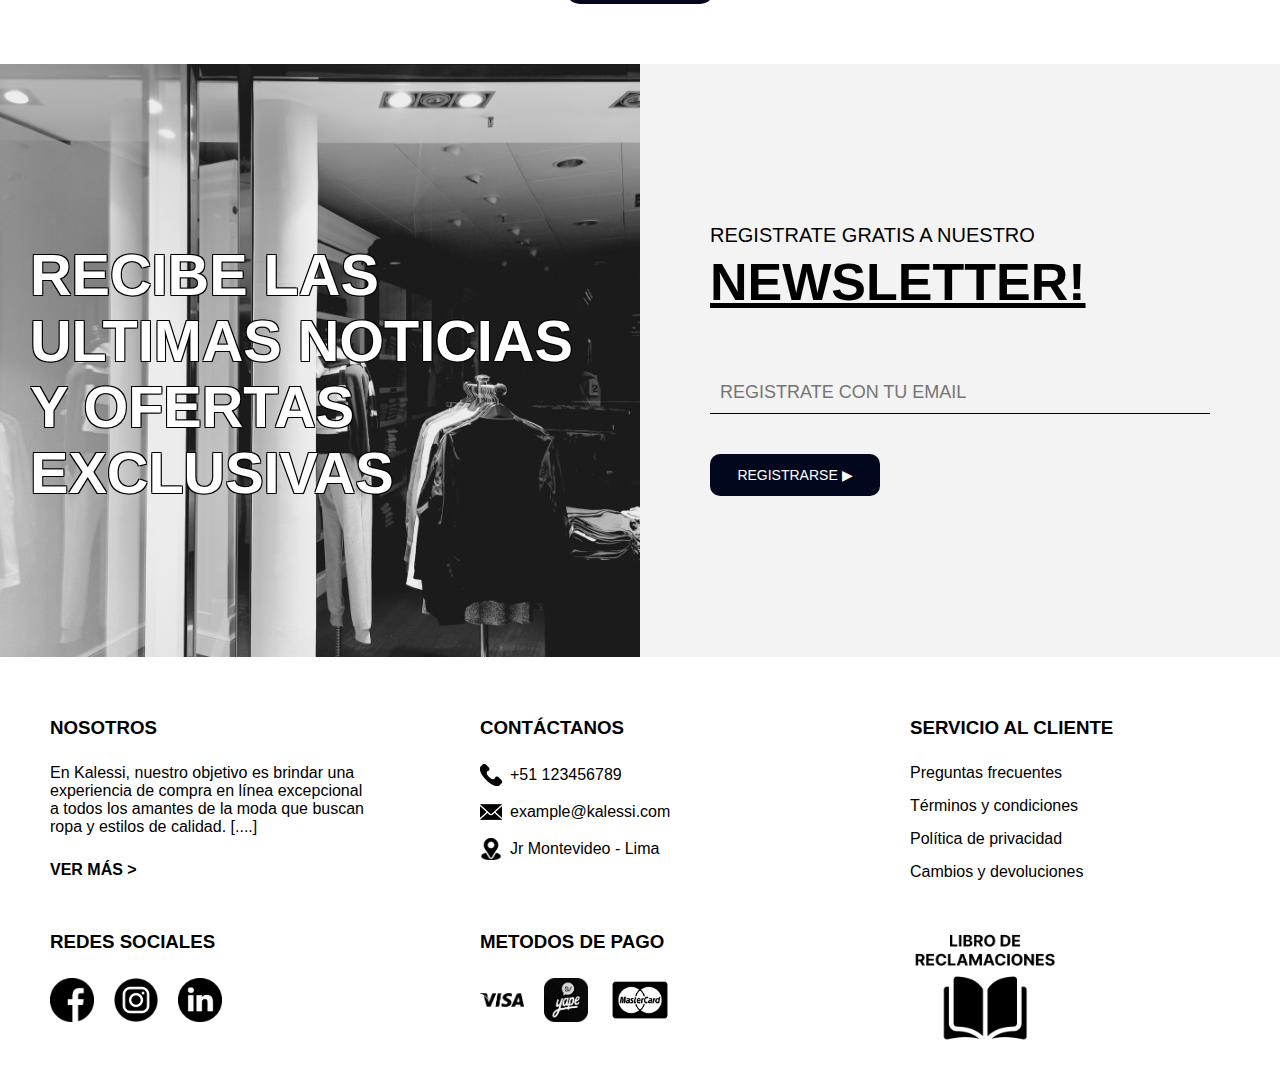
<file: mujer.html>
<!DOCTYPE html>
<html lang="en">
<head>
  <meta charset="UTF-8">
  <meta name="viewport" content="width=device-width, initial-scale=1.0">
  <title>Mujer - Kalessi</title>
  <link rel="stylesheet" href="CSS/style.css">
  <link rel="stylesheet" href="CSS/mujer-hombre.css">
</head>
<body id="body">

  <div id="overlay" class="overlay-slider-bar">
  
  </div>
  
  <div class="sup-nav">
    <ul>
      <li>
        <img src="Images/imgNosotros.png" width="18px" height="16px" alt="">
        <a class="a-line-hover" href="nosotros.html">Nosotros</a>
      </li>
      <li>
        <img src="Images/imgContacto.png" width="18px" height="16px" alt="">
        <a class="a-line-hover" href="contacto.html">Contacto</a>
      </li>
      <li>
        <img src="Images/imgAyuda.png" width="18px" height="18px" alt="">
        <a class="a-line-hover" href="#">Ayuda</a>
      </li>
    </ul>
  </div>
  <hr class="nav-hr">
  <div class="p-nav">
    <a href="index.html">
      <img class="logo" src="Images/logo.png" alt="">
    </a>
    <ul class="enlaces">
      <li><a class="a-nav-hover" href="mujer.html">Mujer</a></li>
      <li><a class="a-nav-hover" href="hombre.html">Hombre</a></li>
      <li><a class="a-nav-hover" href="marcas-categorias.html">Marcas y <br> Categorías</a></li>
      <li><a class="a-nav-hover" href="#">Blog</a></li>
    </ul>
    <div class="buscador">
      <input type="text" placeholder="Buscar productos">
      <img src="Images/lupa.png" alt="">
    </div>
    <div class="botones-nav">
      <div class="btn-cuenta cursor-pointer">
        <a href="login.html">
          <img src="Images/btnCuenta.png" alt="">
        </a>
      </div>
      <div class="btn-carrito cursor-pointer">
        <img src="Images/btnCarrito.png" alt="">
      </div>
      <div class="btn-deseos cursor-pointer">
        <img src="Images/btnDeseos.png" alt="">
      </div>
    </div>
    <div id="menu-bar" class="menu-hamburguesa">
      <img src="Images/menu-hamburguesa.svg" alt="">
    </div>
  </div>
  
  <div id="menu-ham" class="nav-hamburguesa">
    <img id="cerrar-bar" class="cerrar" src="Images/cerrar.png" alt="">
    <ul class="enlaces-hamburguesa">
      <li>
        <img src="Images/woman.png" alt="">
        <a href="mujer.html">Mujer</a>
      </li>
      <li>
        <img src="Images/man.png" alt="">
        <a href="hombre.html">Hombre</a>
      </li>
      <li>
        <img src="Images/category.png" alt="">
        <a href="marcas-categorias.html">Marcas y Categorías</a>
      </li>
      <li>
        <img src="Images/blog.png" alt="">
        <a href="#">Blog</a>
      </li>
    </ul>
    <div class="buscador-hamburguesa">
      <input type="text" placeholder="Buscar">
      <img src="Images/lupa.png" alt="">
    </div>
  
    <div class="botones-nav-hamburguesa">
      <div class="btn-cuenta cursor-pointer">
        <a href="login.html">
          <img src="Images/btnCuenta.png" alt="">
        </a>
      </div>
      <div class="btn-carrito cursor-pointer">
        <img src="Images/btnCarrito.png" alt="">
      </div>
      <div class="btn-deseos cursor-pointer">
        <img src="Images/btnDeseos.png" alt="">
      </div>
    </div>
  </div>

  <div class="banner-header">
    <img src="Images/banner-mujer.png" alt="">
    <h1 class="title-banner">MUJER</h1>
  </div>
  
  <section class="p-section content-card-mid">
    <div class="card-mid caja-shadow">
      <div class="card-mid-img">
        <img src="Images/invierno.png" alt="">
      </div>
      <div class="text-card-mid">
        <h2>INVIERNO</h2>
        <p>SHOP NOW ></p>
      </div>
    </div>
    <div class="card-mid caja-shadow">
      <div class="card-mid-img">
        <img src="Images/verano.png" alt="">
      </div>
      <div class="text-card-mid">
        <h2>VERANO</h2>
        <p>SHOP NOW ></p>
      </div>
    </div>
  </section>

  <section class="p-section flex-section section-tendencias">
    <h2 class="title-section">TENDENCIA DE LA SEMANA</h2>
    <div class="contenedor-tendencias">
      <div class="card-tendencias caja-shadow" onclick="abrirProducto(1)">
        <img src="Images/tendencia1.png" alt="">
        <div class="text-tendencias">
          <p>SUÉTER PARA MUJERES DE INVIERNO</p>
          <div class="precio-tendencias">
            <span>S/69.99</span>
            <span>S/49.99</span>
          </div>
        </div>
      </div>
      <div class="card-tendencias caja-shadow" onclick="abrirProducto(2)">
        <img src="Images/tendencia2.png" alt="">
        <div class="text-tendencias">
          <p>VESTIDOS PARA MUJER PLAYA ROPA</p>
          <div class="precio-tendencias">
            <span>S/69.99</span>
            <span>S/49.99</span>
          </div>
        </div>
      </div>
      <div class="card-tendencias caja-shadow" onclick="abrirProducto(3)">
        <img src="Images/tendencia3.png" alt="">
        <div class="text-tendencias">
          <p>SUÉTER GIGANTES Y CINTURONES</p>
          <div class="precio-tendencias">
            <span>S/69.99</span>
            <span>S/49.99</span>
          </div>
        </div>
      </div>
    </div>
    <div>
      <button class="btn-ver-mas cursor-pointer">Ver más ▶︎</button>
    </div>
  </section>

  <section class="p-section flex-section">
    <h2 class="title-section">OFERTAS ESPECIALES</h2>
    <div class="contenedor-ofer">
      <div class="ofer-cards">
        <div class="ofer">
          <div class="sub-ofer1 caja-shadow">
            <img src="Images/oferta1.png" alt="">
          </div>
          <div class="sub-ofer2">
            <div class="item-ofer caja-shadow">
              <img src="Images/oferta2.png" alt="">
            </div>
            <div class="item-ofer caja-shadow">
              <img src="Images/oferta3.png" alt="">
            </div>
          </div>
        </div>
        <div class="ofer">
          <div class="sub-ofer2">
            <div class="item-ofer caja-shadow">
              <img src="Images/oferta4.png" alt="">
            </div>
            <div class="item-ofer caja-shadow">
              <img src="Images/oferta5.png" alt="">
            </div>
          </div>
          <div class="sub-ofer1 caja-shadow">
            <img src="Images/oferta6.png" alt="">
          </div>
        </div>
      </div>
      <div>
        <button class="btn-ver-mas cursor-pointer">Ver más ofertas ▶︎</button>
      </div>
    </div>
  </section>

  <section class="p-section flex-section section-exclusivos">
    <h2 class="title-section">EXCLUSIVOS</h2>
    <div class="contenedor-exclusivos">
      <div class="card-exclusivos caja-shadow">
        <img src="Images/exclusivo1.png" alt="">
        <div class="text-exclusivos">
          <p>Conjunto polo blanco y chaqueta jean</p>
          <p>S/249.99</p>
        </div>
      </div>
      <div class="card-exclusivos caja-shadow">
        <img src="Images/exclusivo2.png" alt="">
        <div class="text-exclusivos">
          <p>Pantalones jean rasgados</p>
          <p>S/79.99</p>
        </div>
      </div>
      <div class="card-exclusivos caja-shadow">
        <img src="Images/exclusivo3.png" alt="">
        <div class="text-exclusivos">
          <p>jean straight</p>
          <p>S/139.99</p>
        </div>
      </div>
      <div class="card-exclusivos caja-shadow">
        <img src="Images/exclusivo4.png" alt="">
        <div class="text-exclusivos">
          <p>Vestido floreado rojo</p>
          <p>S/39.99</p>
        </div>
      </div>
    </div>
    <div>
      <button class="btn-ver-mas cursor-pointer">Ver más ▶︎</button>
    </div>
  </section>

  <footer>
    <section class="newsletter">
      <div class="newsletter-img">
        <img src="Images/newsletter-img.png" alt="">
        <p>RECIBE LAS ULTIMAS NOTICIAS Y OFERTAS EXCLUSIVAS</p>
      </div>
      <div class="newsletter-form">
        <form action="">
          <p>REGISTRATE GRATIS A NUESTRO</p>
          <h2>NEWSLETTER!</h2>
          <input type="email" placeholder="REGISTRATE CON TU EMAIL">
          <button class="cursor-pointer" type="submit">REGISTRARSE ▶︎</button>
        </form>
      </div>
    </section>
  
    <section class="contenedor-footer">
  
      <div class="fo-nosotros">
        <h3>NOSOTROS</h3>
        <p>En Kalessi, nuestro objetivo es brindar una experiencia de compra en línea excepcional a todos los amantes
          de la
          moda
          que buscan ropa y estilos de calidad. [....]</p>
        <a href="nosotros.html">VER MÁS ></a>
      </div>
  
      <div class="fo-contacto">
        <h3>CONTÁCTANOS</h3>
        <div class="enlaces-contacto">
          <div class="item-fo-contacto">
            <img src="Images/telefono.png" alt="">
            <a class="a-line-hover" href="#">+51 123456789</a>
          </div>
          <div class="item-fo-contacto">
            <img src="Images/correo.png" alt="">
            <a class="a-line-hover" href="#">example@kalessi.com</a>
          </div>
          <div class="item-fo-contacto">
            <img src="Images/ubicacion.png" alt="">
            <a class="a-line-hover" href="#">Jr Montevideo - Lima</a>
          </div>
        </div>
      </div>
  
      <div class="fo-servicio-cliente">
        <h3>SERVICIO AL CLIENTE</h3>
        <div class="enlaces-servicio-cliente">
          <a class="a-line-hover" href="#">Preguntas frecuentes</a>
          <a class="a-line-hover" href="#">Términos y condiciones</a>
          <a class="a-line-hover" href="#">Política de privacidad</a>
          <a class="a-line-hover" href="#">Cambios y devoluciones</a>
        </div>
      </div>
  
      <div class="fo-redes">
        <h3>REDES SOCIALES</h3>
        <div class="social-media">
          <img class="cursor-pointer" src="Images/facebook.png" alt="">
          <img class="cursor-pointer" src="Images/instragram.png" alt="">
          <img class="cursor-pointer" src="Images/likedin.png" alt="">
        </div>
      </div>
  
      <div class="fo-pago">
        <h3>METODOS DE PAGO</h3>
        <div class="icons-pago">
          <img class="cursor-pointer" src="Images/visa.png" alt="">
          <img class="cursor-pointer" src="Images/yape.png" alt="">
          <img class="cursor-pointer" src="Images/mastercard.png" alt="">
        </div>
      </div>
  
      <div class="fo-reclamaciones cursor-pointer">
        <img src="Images/libro-reclamaciones.png" alt="">
      </div>
  
    </section>
  </footer>

  <script src="JS/menu.js"></script>
  <script>
    function abrirProducto(id){
      window.open("producto.html?id="+id, "_blank");
    }
  </script>
</body>
</html>
</file>
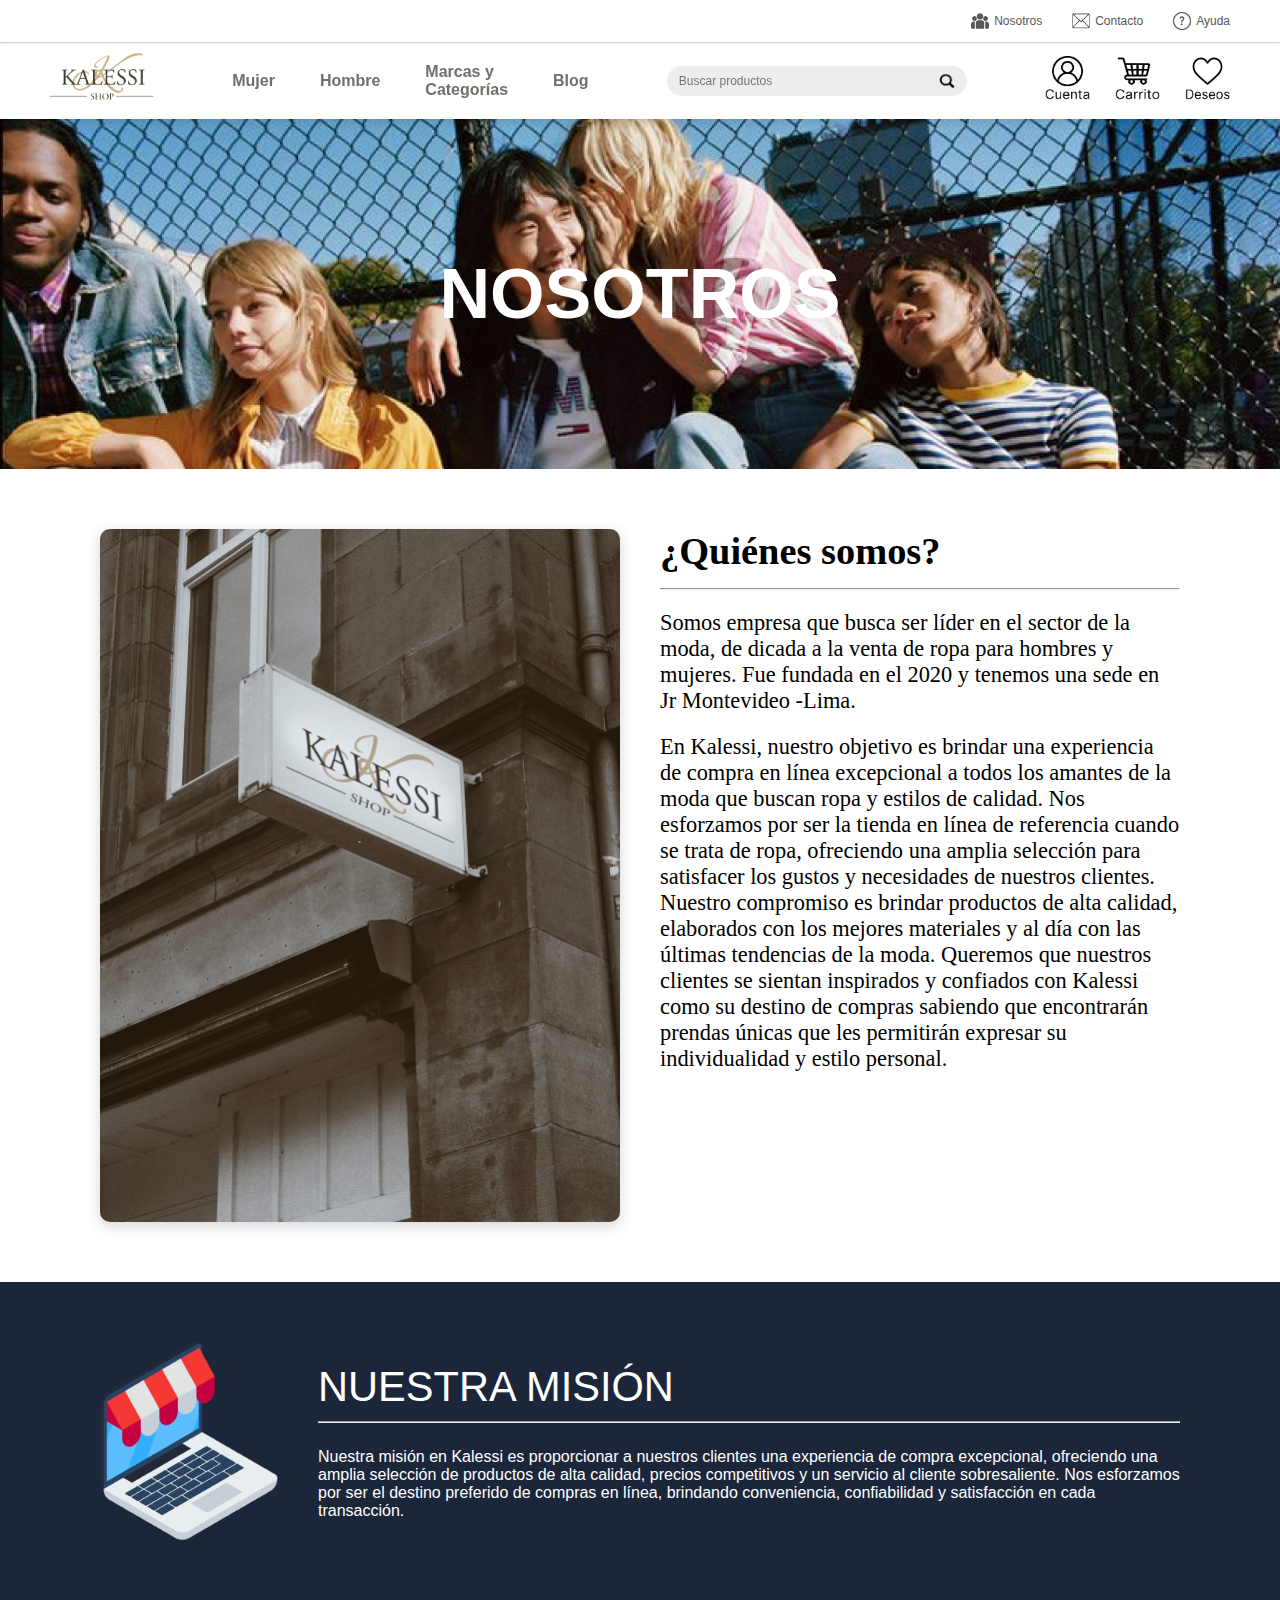
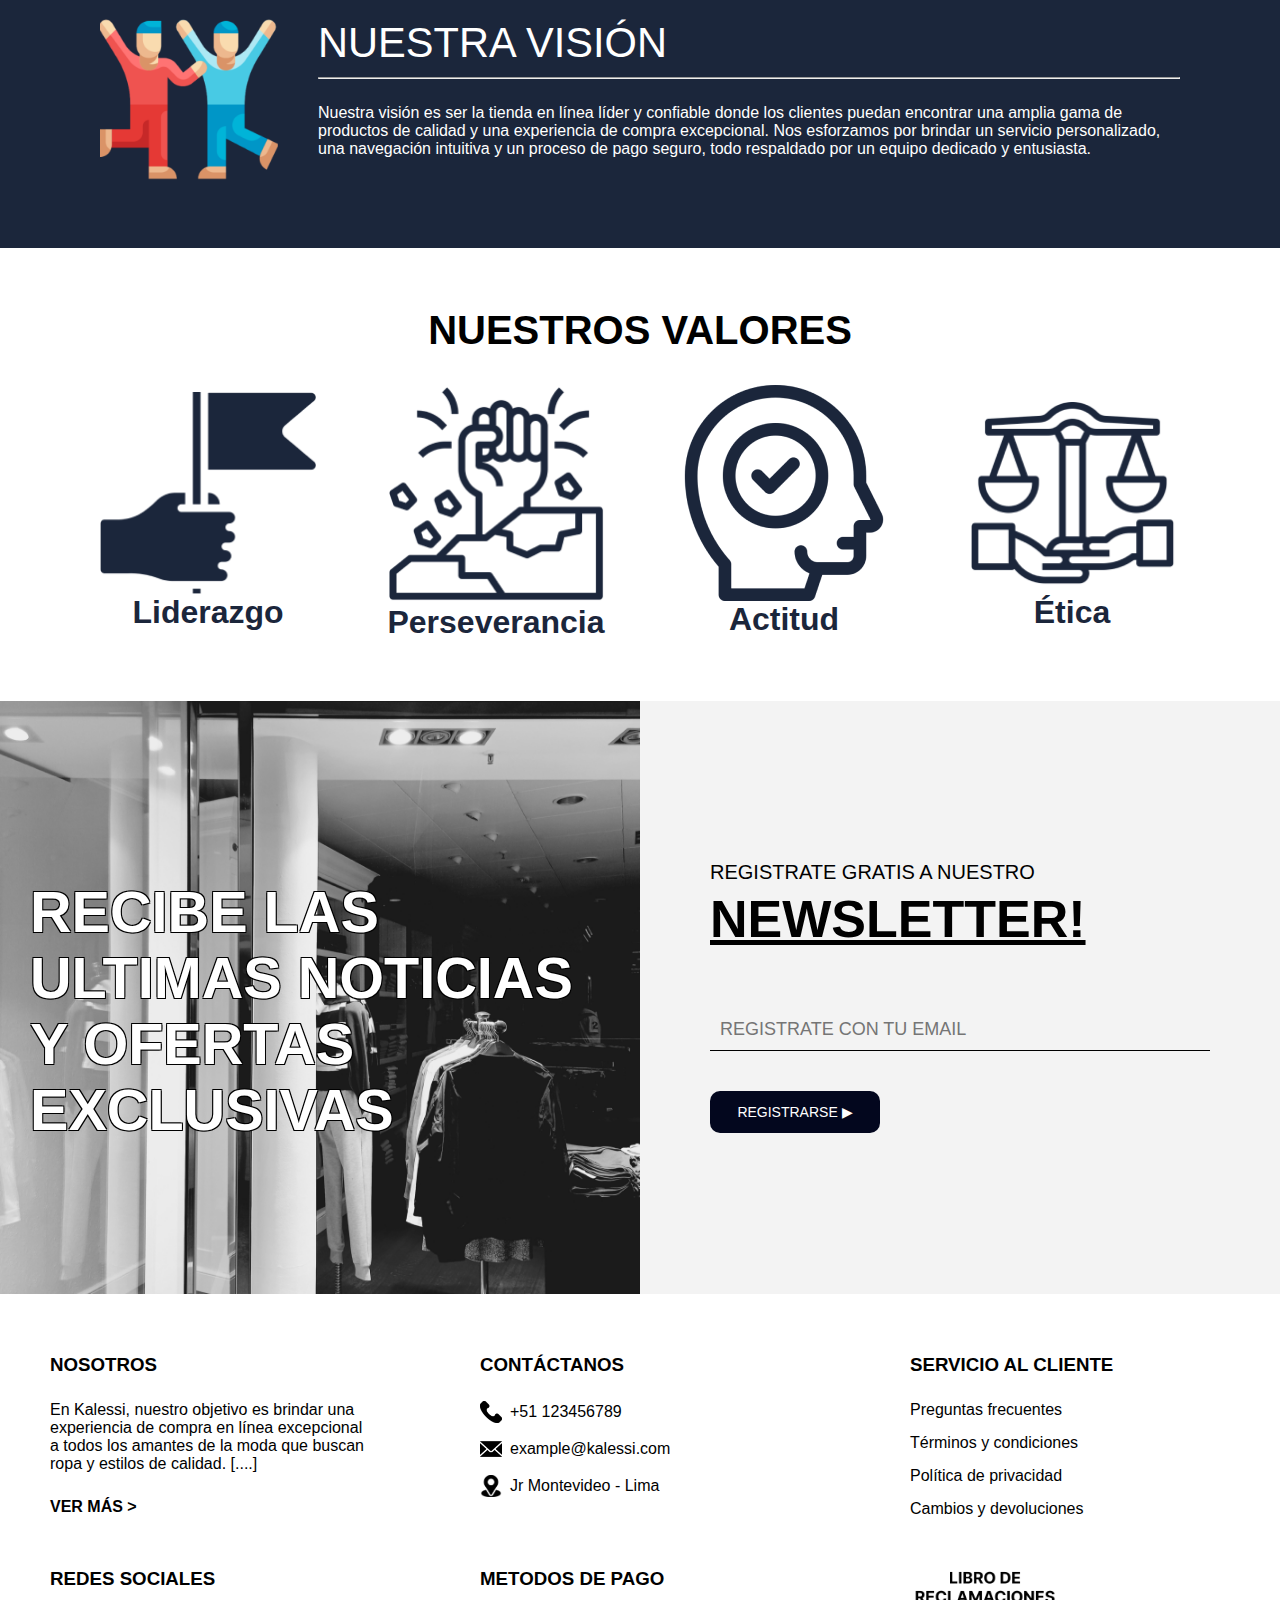
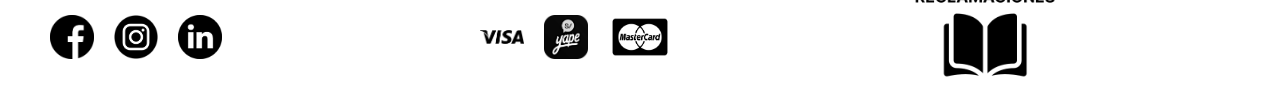
<file: nosotros.html>
<!DOCTYPE html>
<html lang="en">
<head>
  <meta charset="UTF-8">
  <meta name="viewport" content="width=device-width, initial-scale=1.0">
  <title>Nosotros - Kalessi</title>
  <link rel="stylesheet" href="CSS/style.css">
  <link rel="stylesheet" href="CSS/nosotros.css">
</head>
<body id="body">
  <div id="overlay" class="overlay-slider-bar">
  
  </div>
  
  <div class="sup-nav">
    <ul>
      <li>
        <img src="Images/imgNosotros.png" width="18px" height="16px" alt="">
        <a class="a-line-hover" href="nosotros.html">Nosotros</a>
      </li>
      <li>
        <img src="Images/imgContacto.png" width="18px" height="16px" alt="">
        <a class="a-line-hover" href="contacto.html">Contacto</a>
      </li>
      <li>
        <img src="Images/imgAyuda.png" width="18px" height="18px" alt="">
        <a class="a-line-hover" href="#">Ayuda</a>
      </li>
    </ul>
  </div>
  <hr class="nav-hr">
  <div class="p-nav">
    <a href="index.html">
      <img class="logo" src="Images/logo.png" alt="">
    </a>
    <ul class="enlaces">
      <li><a class="a-nav-hover" href="mujer.html">Mujer</a></li>
      <li><a class="a-nav-hover" href="hombre.html">Hombre</a></li>
      <li><a class="a-nav-hover" href="marcas-categorias.html">Marcas y <br> Categorías</a></li>
      <li><a class="a-nav-hover" href="#">Blog</a></li>
    </ul>
    <div class="buscador">
      <input type="text" placeholder="Buscar productos">
      <img src="Images/lupa.png" alt="">
    </div>
    <div class="botones-nav">
      <div class="btn-cuenta cursor-pointer">
        <a href="login.html">
          <img src="Images/btnCuenta.png" alt="">
        </a>
      </div>
      <div class="btn-carrito cursor-pointer">
        <img src="Images/btnCarrito.png" alt="">
      </div>
      <div class="btn-deseos cursor-pointer">
        <img src="Images/btnDeseos.png" alt="">
      </div>
    </div>
    <div id="menu-bar" class="menu-hamburguesa">
      <img src="Images/menu-hamburguesa.svg" alt="">
    </div>
  </div>
  
  <div id="menu-ham" class="nav-hamburguesa">
    <img id="cerrar-bar" class="cerrar" src="Images/cerrar.png" alt="">
    <ul class="enlaces-hamburguesa">
      <li>
        <img src="Images/woman.png" alt="">
        <a href="mujer.html">Mujer</a>
      </li>
      <li>
        <img src="Images/man.png" alt="">
        <a href="hombre.html">Hombre</a>
      </li>
      <li>
        <img src="Images/category.png" alt="">
        <a href="marcas-categorias.html">Marcas y Categorías</a>
      </li>
      <li>
        <img src="Images/blog.png" alt="">
        <a href="#">Blog</a>
      </li>
    </ul>
    <div class="buscador-hamburguesa">
      <input type="text" placeholder="Buscar">
      <img src="Images/lupa.png" alt="">
    </div>
  
    <div class="botones-nav-hamburguesa">
      <div class="btn-cuenta cursor-pointer">
        <a href="login.html">
          <img src="Images/btnCuenta.png" alt="">
        </a>
      </div>
      <div class="btn-carrito cursor-pointer">
        <img src="Images/btnCarrito.png" alt="">
      </div>
      <div class="btn-deseos cursor-pointer">
        <img src="Images/btnDeseos.png" alt="">
      </div>
    </div>
  </div>

  <header class="banner-header">
    <img src="Images/banner-nosotros.png" alt="">
    <h1 class="title-banner">NOSOTROS</h1>
  </header>

  <section class="p-section section-somos">
    <img class="caja-shadow" src="Images/img-nosotros.png" alt="">
    <div class="text-somos">
      <h2>¿Quiénes somos?</h2>
      <hr>
      <p>Somos empresa que busca ser líder en el sector de la moda, de dicada a la venta de ropa para hombres y mujeres. Fue
        fundada en el 2020 y tenemos una sede en Jr Montevideo -Lima.</p>
      <p>En Kalessi, nuestro objetivo es brindar una experiencia de compra en línea excepcional a todos los amantes de la moda
        que buscan ropa y estilos de calidad. Nos esforzamos por ser la tienda en línea de referencia cuando se trata de ropa,
        ofreciendo una amplia selección para satisfacer los gustos y necesidades de nuestros clientes. Nuestro compromiso es
        brindar productos de alta calidad, elaborados con los mejores materiales y al día con las últimas tendencias de la
        moda.
        Queremos que nuestros clientes se sientan inspirados y confiados con Kalessi como su destino de compras sabiendo que
        encontrarán prendas únicas que les permitirán expresar su individualidad y estilo personal.</p>
    </div>
  </section>

  <section class="p-section section-mision-vision">
    <div class="mision">
      <img src="Images/mision.png" alt="">
      <div class="text-mision">
        <h2>NUESTRA MISIÓN</h2>
        <hr>
        <p>Nuestra misión en Kalessi es proporcionar a nuestros clientes una experiencia de compra excepcional, ofreciendo una
        amplia selección de productos de alta calidad, precios competitivos y un servicio al cliente sobresaliente. Nos
        esforzamos por ser el destino preferido de compras en línea, brindando conveniencia, confiabilidad y satisfacción en
        cada transacción.</p>
      </div>
    </div>
    <div class="vision">
      <img src="Images/vision.png" alt="">
      <div class="text-vision">
        <h2>NUESTRA VISIÓN</h2>
        <hr>
        <p>Nuestra visión es ser la tienda en línea líder y confiable donde los clientes puedan encontrar una amplia gama de
        productos de calidad y una experiencia de compra excepcional. Nos esforzamos por brindar un servicio personalizado, una
        navegación intuitiva y un proceso de pago seguro, todo respaldado por un equipo dedicado y entusiasta.</p>
      </div>
    </div>
  </section>

  <section class="p-section flex-section section-valores">
    <h2 class="title-section">NUESTROS VALORES</h2>
    <div class="contenedor-valores">
      <div class="va">
        <img src="Images/liderazgo.png" alt="">
        <p>Liderazgo</p>
      </div>
      <div class="va">
        <img src="Images/perseverancia.png" alt="">
        <p>Perseverancia</p>
      </div>
      <div class="va">
        <img src="Images/actitud.png" alt="">
        <p>Actitud</p>
      </div>
      <div class="va">
        <img src="Images/etica.png" alt="">
        <p>Ética</p>
      </div>
    </div>
  </section>

  <footer>
    <section class="newsletter">
      <div class="newsletter-img">
        <img src="Images/newsletter-img.png" alt="">
        <p>RECIBE LAS ULTIMAS NOTICIAS Y OFERTAS EXCLUSIVAS</p>
      </div>
      <div class="newsletter-form">
        <form action="">
          <p>REGISTRATE GRATIS A NUESTRO</p>
          <h2>NEWSLETTER!</h2>
          <input type="email" placeholder="REGISTRATE CON TU EMAIL">
          <button class="cursor-pointer" type="submit">REGISTRARSE ▶︎</button>
        </form>
      </div>
    </section>
  
    <section class="contenedor-footer">
  
      <div class="fo-nosotros">
        <h3>NOSOTROS</h3>
        <p>En Kalessi, nuestro objetivo es brindar una experiencia de compra en línea excepcional a todos los amantes
          de la
          moda
          que buscan ropa y estilos de calidad. [....]</p>
        <a href="nosotros.html">VER MÁS ></a>
      </div>
  
      <div class="fo-contacto">
        <h3>CONTÁCTANOS</h3>
        <div class="enlaces-contacto">
          <div class="item-fo-contacto">
            <img src="Images/telefono.png" alt="">
            <a class="a-line-hover" href="#">+51 123456789</a>
          </div>
          <div class="item-fo-contacto">
            <img src="Images/correo.png" alt="">
            <a class="a-line-hover" href="#">example@kalessi.com</a>
          </div>
          <div class="item-fo-contacto">
            <img src="Images/ubicacion.png" alt="">
            <a class="a-line-hover" href="#">Jr Montevideo - Lima</a>
          </div>
        </div>
      </div>
  
      <div class="fo-servicio-cliente">
        <h3>SERVICIO AL CLIENTE</h3>
        <div class="enlaces-servicio-cliente">
          <a class="a-line-hover" href="#">Preguntas frecuentes</a>
          <a class="a-line-hover" href="#">Términos y condiciones</a>
          <a class="a-line-hover" href="#">Política de privacidad</a>
          <a class="a-line-hover" href="#">Cambios y devoluciones</a>
        </div>
      </div>
  
      <div class="fo-redes">
        <h3>REDES SOCIALES</h3>
        <div class="social-media">
          <img class="cursor-pointer" src="Images/facebook.png" alt="">
          <img class="cursor-pointer" src="Images/instragram.png" alt="">
          <img class="cursor-pointer" src="Images/likedin.png" alt="">
        </div>
      </div>
  
      <div class="fo-pago">
        <h3>METODOS DE PAGO</h3>
        <div class="icons-pago">
          <img class="cursor-pointer" src="Images/visa.png" alt="">
          <img class="cursor-pointer" src="Images/yape.png" alt="">
          <img class="cursor-pointer" src="Images/mastercard.png" alt="">
        </div>
      </div>
  
      <div class="fo-reclamaciones cursor-pointer">
        <img src="Images/libro-reclamaciones.png" alt="">
      </div>
  
    </section>
  </footer>

  <script src="JS/menu.js"></script>
</body>
</html>
</file>
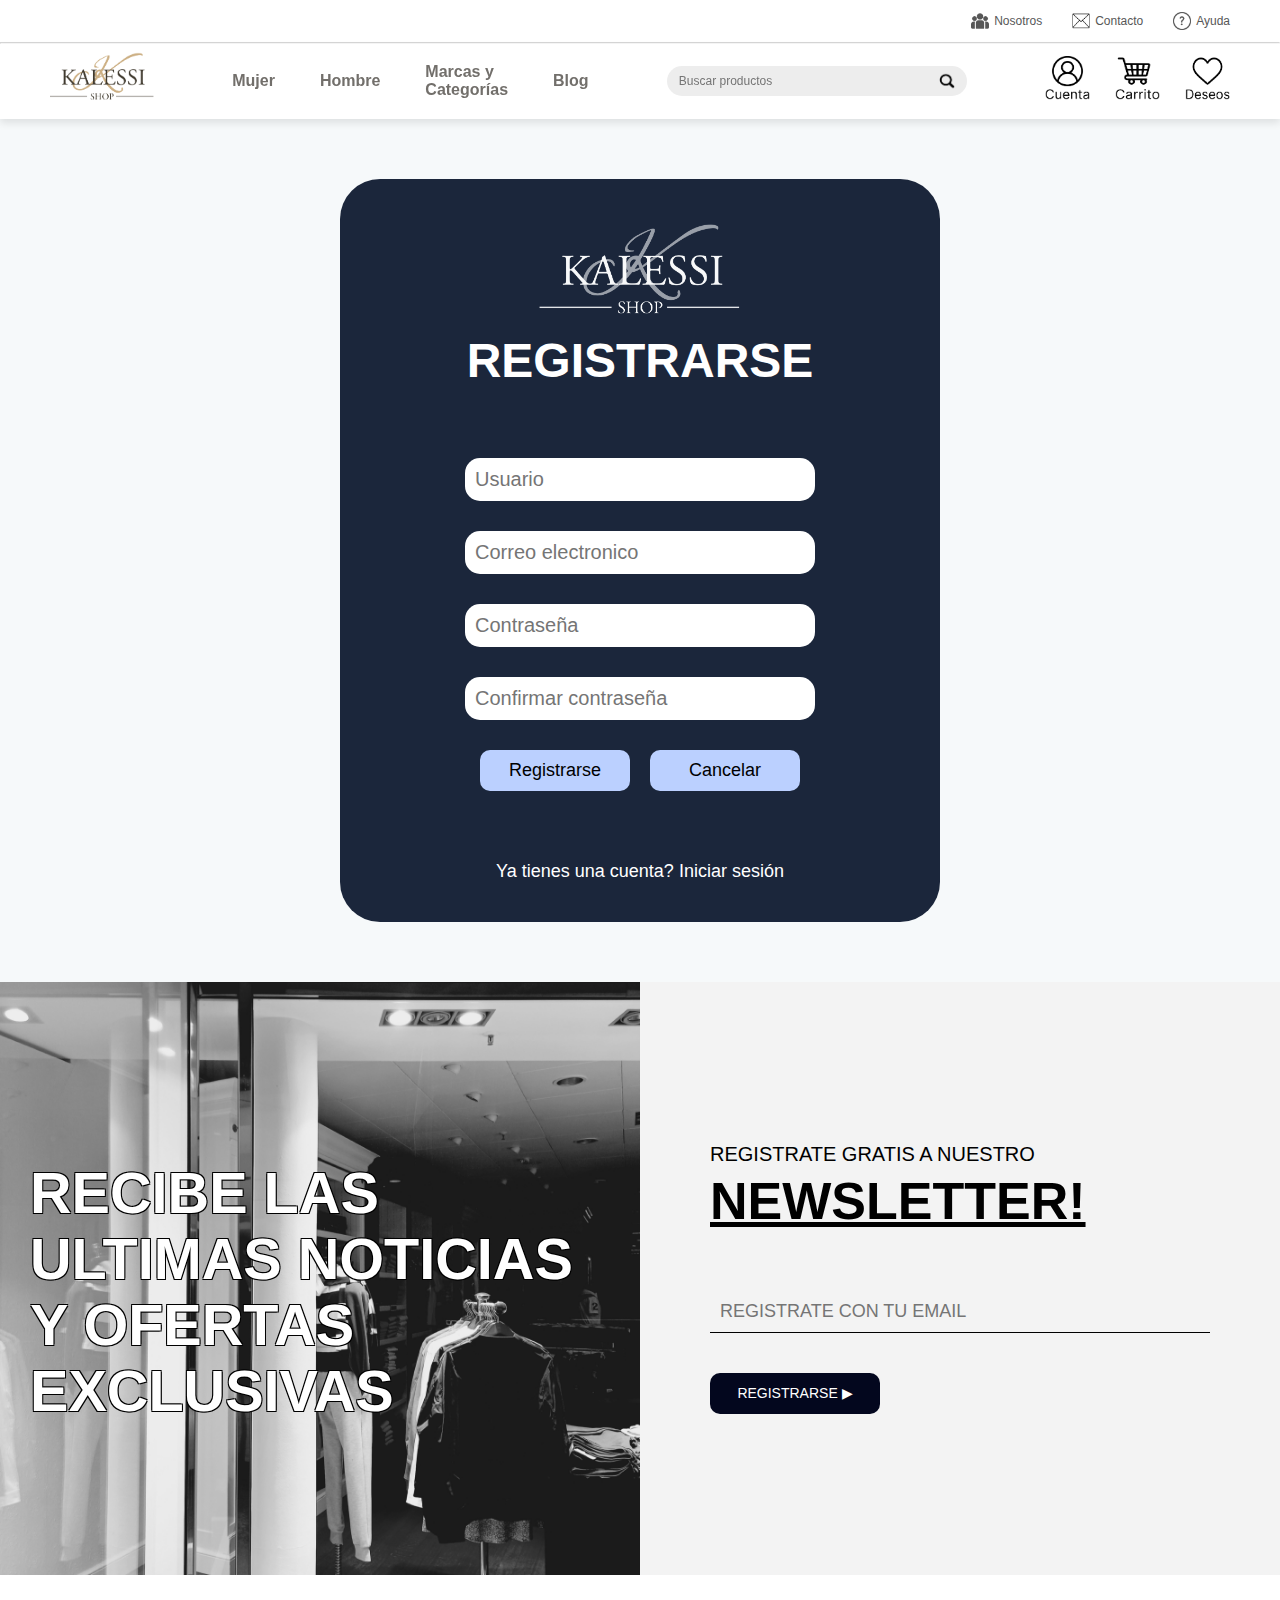
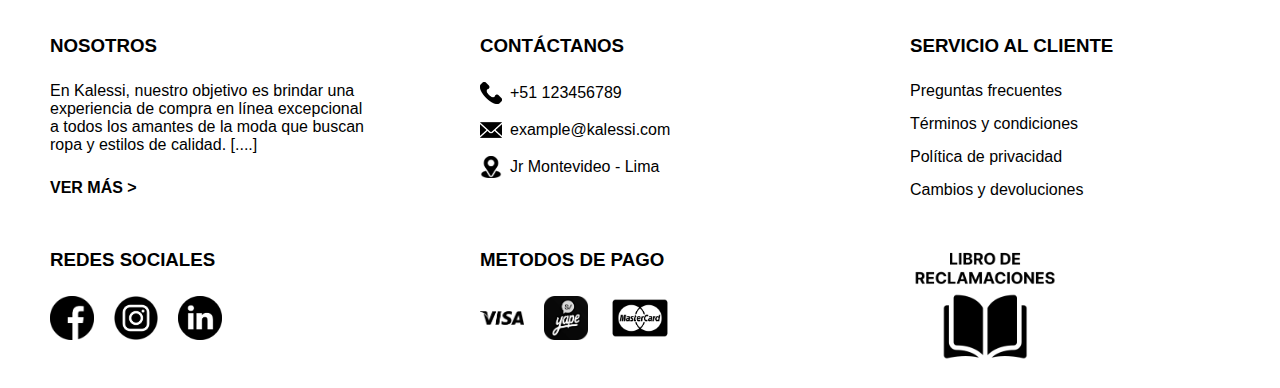
<file: signup.html>
<!DOCTYPE html>
<html lang="en">

<head>
  <meta charset="UTF-8">
  <meta name="viewport" content="width=device-width, initial-scale=1.0">
  <title>Registrarse - Kalessi</title>
  <link rel="stylesheet" href="CSS/style.css">
  <link rel="stylesheet" href="CSS/singup.css">
</head>

<body id="body">
  <div id="overlay" class="overlay-slider-bar">
  
  </div>
  
  <div class="sup-nav">
    <ul>
      <li>
        <img src="Images/imgNosotros.png" width="18px" height="16px" alt="">
        <a class="a-line-hover" href="nosotros.html">Nosotros</a>
      </li>
      <li>
        <img src="Images/imgContacto.png" width="18px" height="16px" alt="">
        <a class="a-line-hover" href="contacto.html">Contacto</a>
      </li>
      <li>
        <img src="Images/imgAyuda.png" width="18px" height="18px" alt="">
        <a class="a-line-hover" href="#">Ayuda</a>
      </li>
    </ul>
  </div>
  <hr class="nav-hr">
  <div class="p-nav">
    <a href="index.html">
      <img class="logo" src="Images/logo.png" alt="">
    </a>
    <ul class="enlaces">
      <li><a class="a-nav-hover" href="mujer.html">Mujer</a></li>
      <li><a class="a-nav-hover" href="hombre.html">Hombre</a></li>
      <li><a class="a-nav-hover" href="marcas-categorias.html">Marcas y <br> Categorías</a></li>
      <li><a class="a-nav-hover" href="#">Blog</a></li>
    </ul>
    <div class="buscador">
      <input type="text" placeholder="Buscar productos">
      <img src="Images/lupa.png" alt="">
    </div>
    <div class="botones-nav">
      <div class="btn-cuenta cursor-pointer">
        <a href="login.html">
          <img src="Images/btnCuenta.png" alt="">
        </a>
      </div>
      <div class="btn-carrito cursor-pointer">
        <img src="Images/btnCarrito.png" alt="">
      </div>
      <div class="btn-deseos cursor-pointer">
        <img src="Images/btnDeseos.png" alt="">
      </div>
    </div>
    <div id="menu-bar" class="menu-hamburguesa">
      <img src="Images/menu-hamburguesa.svg" alt="">
    </div>
  </div>
  
  <div id="menu-ham" class="nav-hamburguesa">
    <img id="cerrar-bar" class="cerrar" src="Images/cerrar.png" alt="">
    <ul class="enlaces-hamburguesa">
      <li>
        <img src="Images/woman.png" alt="">
        <a href="mujer.html">Mujer</a>
      </li>
      <li>
        <img src="Images/man.png" alt="">
        <a href="hombre.html">Hombre</a>
      </li>
      <li>
        <img src="Images/category.png" alt="">
        <a href="marcas-categorias.html">Marcas y Categorías</a>
      </li>
      <li>
        <img src="Images/blog.png" alt="">
        <a href="#">Blog</a>
      </li>
    </ul>
    <div class="buscador-hamburguesa">
      <input type="text" placeholder="Buscar">
      <img src="Images/lupa.png" alt="">
    </div>
  
    <div class="botones-nav-hamburguesa">
      <div class="btn-cuenta cursor-pointer">
        <a href="login.html">
          <img src="Images/btnCuenta.png" alt="">
        </a>
      </div>
      <div class="btn-carrito cursor-pointer">
        <img src="Images/btnCarrito.png" alt="">
      </div>
      <div class="btn-deseos cursor-pointer">
        <img src="Images/btnDeseos.png" alt="">
      </div>
    </div>
  </div>

  <div class="contenedor-cuenta">
    <div class="card-cuenta">
      <form action="">
        <img class="logo-blanco-cuenta" src="Images/logo-blanco.png" alt="">
        <h2>REGISTRARSE</h2>
        <div>
          <input class="input-cuenta outline-input" type="email" placeholder="Usuario">
        </div>
        <div>
          <input class="input-cuenta outline-input" type="password" placeholder="Correo electronico">
        </div>
        <div>
          <input class="input-cuenta outline-input" type="email" placeholder="Contraseña">
        </div>
        <div>
          <input class="input-cuenta outline-input" type="password" placeholder="Confirmar contraseña">
        </div>
        <div class="btn-card-cuenta">
          <button class="cursor-pointer">Registrarse</button>
          <button class="cursor-pointer">Cancelar</button>
        </div>
        <div class="enlaces-card-cuenta">
          <span>Ya tienes una cuenta?</span>
          <a class="a-line-hover" href="login.html">Iniciar sesión</a>
        </div>
      </form>
    </div>
  </div>

  <footer>
    <section class="newsletter">
      <div class="newsletter-img">
        <img src="Images/newsletter-img.png" alt="">
        <p>RECIBE LAS ULTIMAS NOTICIAS Y OFERTAS EXCLUSIVAS</p>
      </div>
      <div class="newsletter-form">
        <form action="">
          <p>REGISTRATE GRATIS A NUESTRO</p>
          <h2>NEWSLETTER!</h2>
          <input type="email" placeholder="REGISTRATE CON TU EMAIL">
          <button class="cursor-pointer" type="submit">REGISTRARSE ▶︎</button>
        </form>
      </div>
    </section>
  
    <section class="contenedor-footer">
  
      <div class="fo-nosotros">
        <h3>NOSOTROS</h3>
        <p>En Kalessi, nuestro objetivo es brindar una experiencia de compra en línea excepcional a todos los amantes
          de la
          moda
          que buscan ropa y estilos de calidad. [....]</p>
        <a href="nosotros.html">VER MÁS ></a>
      </div>
  
      <div class="fo-contacto">
        <h3>CONTÁCTANOS</h3>
        <div class="enlaces-contacto">
          <div class="item-fo-contacto">
            <img src="Images/telefono.png" alt="">
            <a class="a-line-hover" href="#">+51 123456789</a>
          </div>
          <div class="item-fo-contacto">
            <img src="Images/correo.png" alt="">
            <a class="a-line-hover" href="#">example@kalessi.com</a>
          </div>
          <div class="item-fo-contacto">
            <img src="Images/ubicacion.png" alt="">
            <a class="a-line-hover" href="#">Jr Montevideo - Lima</a>
          </div>
        </div>
      </div>
  
      <div class="fo-servicio-cliente">
        <h3>SERVICIO AL CLIENTE</h3>
        <div class="enlaces-servicio-cliente">
          <a class="a-line-hover" href="#">Preguntas frecuentes</a>
          <a class="a-line-hover" href="#">Términos y condiciones</a>
          <a class="a-line-hover" href="#">Política de privacidad</a>
          <a class="a-line-hover" href="#">Cambios y devoluciones</a>
        </div>
      </div>
  
      <div class="fo-redes">
        <h3>REDES SOCIALES</h3>
        <div class="social-media">
          <img class="cursor-pointer" src="Images/facebook.png" alt="">
          <img class="cursor-pointer" src="Images/instragram.png" alt="">
          <img class="cursor-pointer" src="Images/likedin.png" alt="">
        </div>
      </div>
  
      <div class="fo-pago">
        <h3>METODOS DE PAGO</h3>
        <div class="icons-pago">
          <img class="cursor-pointer" src="Images/visa.png" alt="">
          <img class="cursor-pointer" src="Images/yape.png" alt="">
          <img class="cursor-pointer" src="Images/mastercard.png" alt="">
        </div>
      </div>
  
      <div class="fo-reclamaciones cursor-pointer">
        <img src="Images/libro-reclamaciones.png" alt="">
      </div>
  
    </section>
  </footer>

  <script src="JS/menu.js"></script>
</body>

</html>
</file>
<file: CSS/style.css>
:root {
  --colorGris: #575757;
  --colorGris2: #726f6b;
  --azulOscuro: #1b263b;
  --azulHover: #0e1a58;
  --blanco2: #f6f9fa;
  --precioTach: hsla(0, 0%, 50.2%, 0.801);
  --rojoOscuro: #6a040f;
  --amarillo: #edcb54;
  --negro: #181818;
  --rosa: #e7c6ff;
  --celeste: #bbd0ff;
  --morado: #c77dff;
  --fondo-blanco: #f3f3f3;
  font-size: 16px;
}

html {
  font-family: 'Times New Roman', Times, serif;
}

* {
  box-sizing: border-box;
}

body,
ul,
hr,
p,
h1,
h2,
h3 {
  margin: 0;
  padding: 0;
}

body {
  overflow-x: hidden;
}

ul li {
  list-style: none;
}

a {
  text-decoration: none;
  color: black;
}

/*ESTILOS GENERALES*/
.p-section {
  padding: 60px 100px 0;
}

.flex-section {
  display: flex;
  gap: 30px;
  flex-direction: column;
  align-items: center;
}

.title-section {
  font-size: 2.5rem;
  font-family: Arial, Helvetica, sans-serif;
  font-weight: 700;
  text-align: center;
}
.btn-ver-mas {
  padding: 15px 18px;
  border: none;
  border-radius: 15px;
  background-color: #03071e;
  color: #fff;
  transition: background-color 0.2s ease-in-out;
}

.btn-ver-mas:hover {
  background-color: var(--azulHover);
}

.a-line-hover:hover {
  text-decoration: underline;
}

.cursor-pointer {
  cursor: pointer;
}

.banner-header {
  position: relative;
  top: 0;
  display: flex;
  align-items: center;
  justify-content: center;
  font-family: Arial, Helvetica, sans-serif;
}

.banner-header > img {
  width: 100%;
}

.title-banner {
  position: absolute;
  font-size: 4.38rem;
  font-weight: bold;
  text-align: center;
}

.btn-azul {
  background-color: #03071e;
  color: #fff;
  border: none;
  border-radius: 10px;
  opacity: 1;
  transition: background-color 0.5s ease;
}

.btn-azul:hover {
  background-color: var(--azulHover);
}

.btn-blanco {
  background-color: #fff;
  color: var(--azulOscuro);
  border-radius: 10px;
  border: 1px solid var(--azulOscuro);
}

.caja-shadow {
  border-radius: 10px;
  box-shadow: 0px 4px 13px 1px rgba(0, 0, 0, 0.15);
  overflow: hidden;
}

/*HEADER*/
header {
  width: 100%;
}

/*BARRA DE NAVEGACIÓN*/

.logo {
  width: 104px;
}

.sup-nav {
  font-family: Arial, Helvetica, sans-serif;
}

.sup-nav ul {
  display: flex;
  justify-content: flex-end;
  align-items: center;
  gap: 30px;
  padding: 12px 50px;
}

.sup-nav ul li {
  display: flex;
  align-items: center;
  gap: 5px;
}

.sup-nav ul li a {
  color: var(--colorGris);
  font-size: 12px;
}

.nav-hr {
  border-color: #ececec63;
}

.p-nav {
  display: flex;
  align-items: center;
  justify-content: space-between;
  padding: 5px 50px;
  position: sticky;
  z-index: 40;
  top: 0;
  background-color: #fff;
  font-family: Arial, Helvetica, sans-serif;
  border-bottom: 1px solid rgba(0, 0, 0, 0);
  box-shadow: 0px 4px 8px rgba(0, 0, 0, 0.1);
}

.enlaces {
  display: flex;
  gap: 45px;
  font-size: 1rem;
}

.enlaces li {
  display: flex;
  align-items: center;
}

.buscador,
.buscador-hamburguesa {
  display: flex;
  align-items: center;
  position: relative;
}

.buscador img,
.buscador-hamburguesa img {
  width: 16px;
  height: 18px;
  position: absolute;
  right: 12px;
}

.buscador input,
.buscador-hamburguesa input {
  width: 300px;
  padding: 8px 12px;
  border: none;
  border-radius: 15px;
  font-size: 12px;
  background-color: #ededed;
}

.botones-nav,
.botones-nav-hamburguesa {
  display: flex;
  gap: 25px;
}

.botones-nav img,
.botones-nav-hamburguesa img {
  width: 45px;
  height: 46px;
}

.botones-nav a,
.botones-nav-hamburguesa a {
  display: block;
}

.menu-hamburguesa {
  display: none;
}

.menu-hamburguesa > img {
  width: 30px;
  height: 30px;
}

.a-nav-hover {
  position: relative;
  overflow: hidden;
  display: inline-block;
  padding: 5px 0;
  font-weight: bold;
  color: var(--colorGris2);
}

.a-nav-hover::after {
  content: '';
  position: absolute;
  bottom: 0;
  left: 0;
  width: 0;
  height: 3px;
  background: var(--celeste);
  transition: 0.5s;
}
.a-nav-hover::before {
  content: '';
  position: absolute;
  bottom: 0;
  right: 0;
  width: 0;
  height: 3px;
  background: var(--morado);
  transition: 0.5s ease-in-out;
}

.a-nav-hover:hover {
  color: var(--rojoOscuro);
}

.a-nav-hover:hover::after {
  width: 50%;
  transform: translate(100%);
}

.a-nav-hover:hover::before {
  width: 50%;
  transform: translate(-100%);
}

/*BARRA DE NAVEGACION HAMBURGUESA*/

.menu-hamburguesa {
  cursor: pointer;
}

.nav-hamburguesa {
  display: flex;
  flex-direction: column;
  gap: 50px;
  position: fixed;
  top: 0;
  left: max(-90%, -500px);
  max-width: 500px;
  width: 90%;
  min-height: 100vh;
  background-color: #f8f8f8;
  z-index: 50;
  padding: 30px;
  transform: translateX(-100%);
  transition: transform 0.5s cubic-bezier(0, 0, 0.38, 0.9);
}

.menu--show {
  transform: translateX(100%);
  transition: transform 0.5s cubic-bezier(0, 0, 0.38, 0.9);
}

.buscador-hamburguesa input {
  width: 100%;
  height: 45px;
  background-color: #ffff;
  border: 1px solid var(--colorGris);
}

.enlaces-hamburguesa {
  display: flex;
  flex-direction: column;
  font-size: 16px;
  gap: 20px;
}

.enlaces-hamburguesa li {
  display: flex;
  align-items: center;
  gap: 10px;
}

.enlaces-hamburguesa img {
  width: 30px;
}

.botones-nav-hamburguesa {
  flex-wrap: wrap;
}

.cerrar {
  width: 30px;
  cursor: pointer;
}

.body--hidden {
  overflow: hidden;
}

.overlay-slider-bar {
  display: none;
  position: fixed;
  width: 100%;
  height: 100%;
  background: rgba(51, 51, 51, 0.7);
  z-index: 45;
  opacity: 0;
}

.overlay-slider-bar-active {
  display: block;
  transition: right 0s, opacity 0.4s;
  opacity: 1;
}

/*NEWSLETTER*/

.newsletter {
  display: flex;
}

.newsletter > div {
  width: 50%;
}

.newsletter-img {
  position: relative;
}

.newsletter-img > img {
  width: 100%;
  height: 100%;
}

.newsletter-img > p {
  position: absolute;
  margin-right: 20px;
  top: 30%;
  left: 30px;
  font-size: 4.5vw;
  font-weight: 700;
  color: #ffffff;
  text-shadow: -1px -1px 0 #000000, 1px -1px 0 #000000, -1px 1px 0 #000000, 1px 1px 0 #000000;
}

.newsletter-form {
  padding: 40px 70px;
  display: flex;
  align-items: center;
  background-color: var(--fondo-blanco);
}

.newsletter form {
  flex-grow: 1;
}

.newsletter-form p {
  font-size: 1.25rem;
  margin-bottom: 5px;
}

.newsletter-form h2 {
  font-size: 3.25rem;
  text-decoration-line: underline;
  margin-bottom: 60px;
}

.newsletter-form input {
  padding: 10px;
  font-size: 1.125rem;
  width: 100%;
  border: none;
  outline: none;
  border-bottom: 1px solid #000000;
  background-color: var(--fondo-blanco);
}

.newsletter-form button {
  display: block;
  margin-top: 40px;
  padding: 0.8rem;
  width: 170px;
  border: none;
  background-color: #03071e;
  color: #fff;
  font-size: 14px;
  border-radius: 10px;
  transition: background-color 0.2s ease-in-out;
}

.newsletter-form button:hover {
  background-color: var(--azulHover);
}

/*footer*/

footer {
  font-family: Arial, Helvetica, sans-serif;
}

.contenedor-footer {
  display: grid;
  grid-template-columns: 320px 320px 320px;
  gap: 50px 30px;
  justify-content: space-between;
  padding: 60px 50px 20px;
}

.contenedor-footer > div {
  display: flex;
  flex-direction: column;
  gap: 25px;
}

.fo-nosotros a {
  font-weight: bold;
}

.enlaces-contacto {
  display: flex;
  flex-direction: column;
  gap: 15px;
}

.fo-contacto img {
  width: 22px;
  height: 22px;
}

.item-fo-contacto {
  display: flex;
  align-items: center;
  gap: 8px;
}

.fo-redes img {
  width: 44px;
}

.social-media,
.icons-pago {
  display: flex;
  gap: 20px;
}

.fo-pago img:not(:nth-child(3)) {
  width: 44px;
}

.fo-pago img:nth-child(3) {
  height: 44px;
}

.fo-reclamaciones img {
  width: 150px;
}

.enlaces-servicio-cliente {
  display: flex;
  flex-direction: column;
  gap: 15px;
}

.fo-servicio-cliente a {
  display: block;
}

/*FORM CUENTA*/
.contenedor-cuenta {
  padding: 60px 30px;
  background-color: #f6f9fa;
}

.card-cuenta {
  width: 600px;
  margin: auto;
  padding: 40px;
  background-color: #1b263b;
  color: #ffffff;
  border-radius: 40px;
  text-align: center;
}

.card-cuenta h2 {
  font-size: 3rem;
  margin-bottom: 40px;
}

.logo-blanco-cuenta {
  width: 300px;
}

.input-cuenta {
  width: 350px;
  padding: 10px;
  font-size: 1.25rem;
  outline: none;
  border-radius: 15px;
  border: none;
  margin-top: 30px;
}

.btn-card-cuenta {
  margin-top: 30px;
  display: flex;
  justify-content: center;
  gap: 20px;
}

.btn-card-cuenta > button {
  padding: 10px;
  width: 150px;
  border-radius: 10px;
  font-size: 1.125rem;
  border: none;
  background-color: #bbd0ff;
}

.enlaces-card-cuenta {
  margin-top: 70px;
  font-size: 18px;
}

.enlaces-card-cuenta a {
  color: #fff;
}

.outline-input:focus {
  outline: 1px solid #52e9d5;
}

/*ESTILOS PARA CONTENEDORES DE DOS (MUJER-HOMBRE , INVIERNO-VERANO)*/

.content-card-mid {
  display: flex;
  justify-content: space-between;
  gap: 100px;
  font-family: Arial, Helvetica, sans-serif;
}

.card-mid {
  cursor: pointer;
  transform: scale(1);
  transition: transform 0.2s ease-in-out;
}

.card-mid-img {
  display: flex;
  overflow: hidden;
}

.card-mid-img > img {
  width: 100%;
  transform: scale(1);
  transition: transform 0.2s ease-in-out;
}

.text-card-mid {
  padding: 20px;
  display: flex;
  flex-direction: column;
  gap: 12px;
}

.card-mid:hover {
  transform: scale(1.03);
}

.card-mid:hover img {
  transform: scale(1.07);
}

/*ESTILOS PARA TENDENCIAS-EXCLUSIVOS (MUJER-HOMBRE)*/

.contenedor-tendencias,
.contenedor-exclusivos {
  display: flex;
  gap: 30px;
}

.card-tendencias,
.card-exclusivos {
  cursor: pointer;
  display: flex;
  flex-grow: 1;
  flex-direction: column;
}

.card-tendencias > img,
.card-exclusivos > img {
  width: 100%;
  object-fit: cover;
  object-position: center;
}

.text-tendencias,
.text-exclusivos {
  font-family: Arial, Helvetica, sans-serif;
  padding: 20px 10px;
  display: flex;
  flex-direction: column;
  flex-grow: 1;
  gap: 10px;
}

.text-tendencias > p,
.text-exclusivos > p {
  font-weight: bold;
}

.text-tendencias span:nth-child(1) {
  text-decoration: line-through;
  color: var(--precioTach);
  font-weight: normal;
  margin-right: 20px;
}

.text-tendencias span:nth-child(2) {
  font-weight: bold;
}

/*SECCION DE OFERTAS (INICIO-MUJER-HOMRE)*/

.contenedor-ofer {
  display: flex;
  flex-direction: column;
  align-items: center;
  gap: 30px;
}

.ofer-cards {
  display: flex;
  flex-direction: column;
  gap: 30px;
}

.ofer {
  display: flex;
  gap: 30px;
}

.ofer img:not(.etiqueta) {
  width: 100%;
  height: 100%;
}

.sub-ofer1 {
  width: 50%;
  cursor: pointer;
}

.sub-ofer2 {
  display: flex;
  gap: 30px;
  width: 50%;
}

.item-ofer {
  width: 100%;
  cursor: pointer;
}

/*MEDIA QUERIES*/

@media screen and (max-width: 1100px) {
  :root {
    font-size: 12px;
  }

  /*BARRA DE NAVEGACION*/
  .p-nav {
    padding: 5px 50px;
  }

  .buscador input {
    display: none;
  }

  .buscador img {
    position: static;
    width: 30px;
    height: auto;
    cursor: pointer;
  }

  /*ESTILOS GENERALES*/
  .p-section {
    padding: 60px 50px 0;
  }

  /*ESTILOS PARA CONTENEDORES DE DOS (MUJER-HOMBRE , INVIERNO-VERANO)*/
  .content-card-mid {
    gap: 60px;
  }

  /*SECCION DE OFERTAS (INICIO-MUJER-HOMRE)*/
  .ofer {
    flex-wrap: wrap;
    justify-content: center;
  }

  .sub-ofer1,
  .sub-ofer2 {
    width: 700px;
  }

  /*footer*/
  .contenedor-footer {
    grid-template-columns: 1fr 1fr 1fr;
  }
}

@media screen and (max-width: 860px) {
  /*BARRA DE NAVEGACION*/
  .sup-nav > ul {
    justify-content: center;
  }

  .buscador {
    display: none;
  }

  ul.enlaces {
    display: none;
  }

  .menu-hamburguesa {
    display: block;
  }

  /*ESTILOS PARA CONTENEDORES DE DOS (MUJER-HOMBRE , INVIERNO-VERANO)*/
  .content-card-mid {
    flex-wrap: wrap;
    justify-content: center;
    gap: 30px;
  }

  .card-mid {
    width: 46%;
  }

  /*SECCION DE OFERTAS (INICIO-MUJER-HOMRE)*/
  .sub-ofer1,
  .sub-ofer2 {
    width: 100%;
  }

  /*NEWSLETTER*/
  .newsletter {
    flex-direction: column;
  }

  .newsletter-img {
    display: none;
  }

  .newsletter > div {
    width: 100%;
  }

  .newsletter-form {
    padding: 40px 50px;
  }

  .newsletter-form h2 {
    margin-bottom: 40px;
  }

  /*ESTILOS PARA TENDENCIAS-EXCLUSIVOS (MUJER-HOMBRE)*/
  .contenedor-tendencias,
  .contenedor-exclusivos {
    flex-wrap: wrap;
    justify-content: center;
  }

  .card-tendencias,
  .card-exclusivos {
    width: 46%;
    flex-grow: 0;
  }
}

@media screen and (max-width: 750px) {
  .title-banner {
    font-size: 3.5rem;
  }

  /*footer*/
  .contenedor-footer {
    grid-template-columns: 1fr 1fr;
    gap: 50px 10vw;
  }

  /*FORMULARIO CUENTA*/
  .card-cuenta {
    width: 80%;
    height: auto;
  }
  .logo-blanco-cuenta {
    width: 200px;
  }
  .input-cuenta {
    width: 80%;
    margin-top: 20px;
  }
  .card-cuenta h2 {
    font-size: 2.5rem;
    margin-bottom: 20px;
  }
}

@media screen and (max-width: 700px) {
  .input-cuenta {
    width: 100%;
  }
}

@media screen and (max-width: 570px) {
  .p-section {
    padding: 60px 20px;
  }

  /*Barra de navegación*/

  .botones-nav {
    display: none;
  }

  /*footer*/
  .contenedor-footer {
    grid-template-columns: 1fr;
    padding: 60px 20px 20px;
  }

  .newsletter-form {
    padding: 40px 20px;
  }

  .newsletter-form h2 {
    font-size: 2.5rem;
  }

  .fo-reclamaciones img {
    width: 100px;
  }

  .sub-ofer2 {
    flex-wrap: wrap;
    justify-content: center;
  }

  .sub-ofer1 {
    width: 80%;
  }

  .item-ofer {
    width: 80%;
  }

  .card-tendencias,
  .card-exclusivos {
    width: 80%;
    flex-grow: 0;
  }

  .card-mid {
    width: 80%;
  }

  .card-cuenta {
    margin: 0;
    width: 100%;
  }

  .card-cuenta h2 {
    font-size: 2rem;
  }

  .btn-card-cuenta {
    flex-direction: column;
  }
  .btn-card-cuenta button {
    width: 100%;
  }
  .enlaces-card-cuenta {
    margin-top: 30px;
    font-size: 1.5rem;
  }
}

@media screen and (max-width: 420px) {
  :root {
    font-size: 10px;
  }

  .card-tendencias,
  .card-exclusivos {
    width: 100%;
    flex-grow: 0;
  }

  .fo-redes img {
    width: 35px;
  }

  .fo-pago img:not(:nth-child(3)) {
    width: 35px;
  }

  .fo-pago img:nth-child(3) {
    height: 35px;
  }

  .card-tendencias,
  .card-exclusivos {
    width: 100%;
    flex-grow: 0;
  }

  .card-mid {
    width: 100%;
  }

  .card-cuenta {
    padding: 30px 20px;
  }

  .logo-blanco-cuenta {
    width: 130px;
  }

  .input-cuenta {
    padding: 8px;
  }
  .btn-card-cuenta button {
    padding: 8px;
  }
}
</file>
<file: CSS/inicio.css>
/*IMAGENES SLIDER*/

.slider {
  width: 100%;
  min-height: 100vh;
  background-size: cover;
  background-position: center;
  font-family: Arial, Helvetica, sans-serif;
}

.contenedor-slider {
  display: flex;
  align-items: center;
  justify-content: space-between;
  color: #fff;
  width: 100%;
  min-height: 100vh;
}

.btn-slider-left,
.btn-slider-right {
  width: 5%;
  cursor: pointer;
}

.btn-slider-left img,
.btn-slider-right img {
  width: 100%;
}

.texto-slider {
  display: flex;
  flex-direction: column;
  justify-content: center;
  align-items: center;
  text-align: center;
}

.texto-slider p {
  font-size: 2rem;
}

.texto-slider h1 {
  font-size: 4.5rem;
  font-weight: bold;
}

.texto-slider button {
  width: 10.5rem;
  height: 3.125rem;
  border-radius: 30px;
  font-size: 1.125rem;
  border: none;
  transition: background-color .2s ease, color .2s ease;
}

.texto-slider button:hover{
  background-color: var(--negro);
  color: #fff;
}

/*SECCION DESTACADO*/

.contenedor-pro {
  display: flex;
  gap: 40px;
}

.card-pro {
  width: 20%;
}

.img-pro {
  position: relative;
  overflow: hidden;
  cursor: pointer;
}

.img-pro>img:nth-child(1) {
  width: 100%;
  background-image: var(--image);
  background-size: cover;
  background-position: center;
}

.img-pro>img:nth-child(2) {
  position: absolute;
  height: 30px;
  right: 5px;
  top: 5px;
  transform: scale(0);
  transition: transform .5s ease;
}

.card-pro:hover .corazon{
  transform: scale(1);
}

.img-pro>img:nth-child(2):hover{
  transform: rotate(20deg);
}

.img-pro>button {
  position: absolute;
  right: 0;
  left: 0;
  bottom: 0;
  width: 80%;
  margin: auto;
  border: none;
  border-radius: 15px;
  padding: 5px;
  font-size: 14px;
  text-align: center;
  background-color: var(--negro);
  color: #fff;
  transform: translateY(200%);
  transition: transform .8s ease;
}

.card-pro:hover>.img-pro>button{
  transform: translateY(-20px);
}

.img-pro>button:hover{
  background-color: #fff;
  color: #000000;
  transition: all .2s ease;
  font-weight: bold;
}

.text-pro{
  padding: 10px 5px;
}

.text-pro>p:nth-child(1) {
  font-size: 14px;
  margin: 0 0 5px 0;
  font-weight: 700;
}

/*OFERTAS*/

.item-ofer {
  position: relative;
}

.etiqueta {
  position: absolute;
  width: 20%;
  top: -5%;
  right: -5%;
}

/*NEW ARRIVALS*/

.contenedor-new {
  display: flex;
  gap: 30px;
  align-content: space-between;
}

.contenedor-new img {
  width: 100%;
}

.contenedor-new>div {
  display: flex;
  flex-direction: column;
  gap: 30px;
  justify-content: space-between;
}


/*NUESTRO BLOG*/

.blog{
  padding-bottom: 60px;
}

.contenedor-blog {
  display: flex;
  gap: 30px;
}

.card-blog {
  display: flex;
  flex-direction: column;
  width: 100%;
  overflow: hidden;
}

.card-blog>img {
  width: 100%;
  cursor: pointer;
}

.text-blog {
  display: flex;
  flex-direction: column;
  justify-content: space-between;
  gap: 15px;
  padding: 20px 10px;
  flex-grow: 1;
}

.text-blog a {
  font-weight: bold;
  font-family: Arial, Helvetica, sans-serif;
}


/*MEDIA QUERIES*/

@media screen and (max-width: 1100px) {
  /*SECCION DESTACADO*/
  .contenedor-pro{
    flex-wrap: wrap;
    gap: 50px 8%;
    justify-content: center;
  }

  .card-pro{
    width: 28%;
  }
}

@media screen and (max-width: 860px) {
  /*SECCION DESTACADO*/
  .card-pro{
    width: 46%;
  }

  /*NEW ARRIVALS*/
  .contenedor-new{
    flex-direction: column;
    align-items: center;
  }

  /*NUESTRO BLOG*/
  .contenedor-blog{
    flex-wrap: wrap;
    justify-content: center;
  }

  .card-blog{
    width: 46%;
  }
}

@media screen and (max-width: 570px){
  .card-pro{
    width: 80%;
  }

  .contenedor-new>div{
    width: 80%;
  }

  .card-blog{
    width: 80%;
  }
}
</file>
<file: CSS/contacto.css>
/*banner*/

.banner-header > h1 {
	color: #000;
}

/*TITULO CONTACTO*/
.sup-contacto {
	padding: 60px;
	font-family: Arial, Helvetica, sans-serif;
}

.title-contacto {
	display: flex;
	align-items: center;
	gap: 30px;
	margin-bottom: 30px;
	font-size: 1.5rem;
}

.title-contacto > hr {
	width: 100%;
	height: 1px;
}

/*FORMULARIO CONTACTO*/
.form-contacto {
	display: flex;
	font-family: Arial, Helvetica, sans-serif;
	background-color: var(--fondo-blanco);
}

.form-datos {
	padding: 40px;
	width: 40%;
	color: #fff;
	background-color: #1b263b;
}

.form-datos > h3 {
	font-size: 1.5rem;
}

.img-form {
	width: 100%;
	margin-top: 50px;
}

.img-form > img {
	width: 250px;
}

.datos-contacto {
	margin-top: 40px;
	display: flex;
	flex-direction: column;
	gap: 15px;
}

.datos-contacto img {
	width: 20px;
}

.datos-contacto a {
	color: #fff;
}

.form-inputs {
	width: 60%;
	padding: 40px 65px;
}

.form-inputs h3 {
	font-size: 1.5rem;
}

input.input-contacto {
	border: 1px solid var(--precioTach);
	padding: 10px 15px;
	border-radius: 10px;
	background-color: var(--blanco2);
}

.item-form {
	display: flex;
	flex-direction: column;
	gap: 10px;
}

.form-inputs > form {
	display: flex;
	flex-direction: column;
	gap: 30px;
}

.txt-area-contacto {
	border: 1px solid var(--precioTach);
	resize: none;
	padding: 15px;
	background-color: var(--blanco2);
}

.contenedor-btn-contacto {
	width: 100%;
	text-align: center;
	margin-top: 20px;
}

.btn-form-contacto {
	padding: 10px;
	width: 170px;
	font-size: 18px;
}

.iframe-ubicacion {
	height: 600px;
}

/*MEDIA QUERIES*/

@media screen and (max-width: 1100px) {
	.sup-contacto {
		padding: 60px 50px;
	}

	.img-form > img {
		width: 200px;
	}
}

@media screen and (max-width: 750px) {
	.form-contacto {
		flex-direction: column;
	}
	.form-contacto > div {
		width: 100%;
	}

	.form-datos {
		display: grid;
		grid-template-columns: 2fr 1fr;
		grid-template-areas:
			'titulo logo'
			'datos logo';
	}

	.form-datos > h3 {
		grid-area: titulo;
	}

	.datos-contacto {
		grid-area: datos;
	}
	.img-form {
		grid-area: logo;
		margin: 0;
		align-self: center;
		display: flex;
		justify-content: center;
	}

	.img-form > img {
		width: 180px;
	}
}

@media screen and (max-width: 570px) {
	.sup-contacto {
		padding: 60px 20px;
	}

	.form-datos,
	.form-inputs {
		padding-left: 20px;
		padding-right: 20px;
	}

	.img-form > img {
		width: 130px;
	}
}

@media screen and (max-width: 420px) {
	.img-form > img {
		width: 100px;
	}
}

@media screen and (max-width: 330px) {
	.form-datos {
    display: flex;
    flex-direction: column;
	}

  .img-form {
		justify-content: flex-start;
    margin-top: 40px;
	}
}
</file>
<file: CSS/mujer-hombre.css>
.title-banner{
  color: #fff;
}

.btn-ver-mas{
  width: 150px;
}

.section-exclusivos {
  padding-bottom: 60px;
}
</file>
<file: CSS/login.css>
.card-cuenta{
  height: 600px;
  font-family: Arial, Helvetica, sans-serif;
}
</file>
<file: CSS/marcas-categorias.css>
.title-banner{
  color: #fff;
}

.contenedor-marcas{
  display: grid;
  grid-template-columns: 1fr 1fr 1fr;
  align-items: center;
  gap: 60px 40px;
}

.contenedor-marcas>img{
  width: 100%;
}

.title-section{
  background-color: var(--azulOscuro);
  width: 380px;
  padding: 5px;
  border-radius: 10px;
  color: #fff;
  text-align: center;
}

.section-categorias{
  padding-bottom: 60px;
  font-family: Arial, Helvetica, sans-serif;
}

.contenedor-categorias{
  display: flex;
}

.card-cate{
  width: 100%;
  display: flex;
  flex-direction: column;
  position: relative;
}

.card-cate>img{
  width: 100%;
  flex-grow: 1;
}

.text-cate{
  padding: 20px 10px;
}

.text-cate>h3{
  font-size: 2rem;
}

.text-cate>a{
  font-size: .8rem;
}


/*MEDIA QUERIES*/

@media screen and (max-width: 750px){
  .title-section{
    width: 260px;
  }
}

@media screen and (max-width: 570px){
  .text-cate>h3{
    font-size: 1.8rem;
  }
}
</file>
<file: CSS/nosotros.css>
/*banner*/

.banner-header > h1 {
	color: #fff;
}

/*QUIENES SOMOS*/

.section-somos {
	display: flex;
	gap: 40px;
	padding-bottom: 60px;
}

.section-somos > img,
.text-somos {
	width: 50%;
	object-fit: cover;
}

.text-somos > h2 {
	font-size: 2.4rem;
}

.text-somos > hr {
	margin: 15px 0;
}

.text-somos > p {
	margin: 20px 0;
	font-size: 1.4rem;
}

/*MISiON VISION*/

.section-mision-vision {
	display: flex;
	padding-bottom: 60px;
	flex-direction: column;
	gap: 50px;
	background-color: var(--azulOscuro);
	color: #fff;
	font-family: Arial, Helvetica, sans-serif;
}

.section-mision-vision > div {
	display: flex;
	align-items: center;
	gap: 40px;
}

.section-mision-vision > div > img {
	width: 178px;
}

.text-vision > h2,
.text-mision > h2 {
	font-size: 2.6rem;
	font-weight: normal;
}

.text-vision > hr,
.text-mision > hr {
	margin: 10px 0 25px;
}

.section-valores {
	padding-bottom: 60px;
	font-family: Arial, Helvetica, sans-serif;
}

.contenedor-valores {
	display: flex;
	width: 100%;
	justify-content: space-between;
	gap: 30px;
}

.va {
	display: flex;
	flex-direction: column;
	align-items: center;
	justify-content: center;
	width: 20%;
	font-size: 2rem;
	color: var(--azulOscuro);
	font-weight: 700;
}

.va > img {
	width: 100%;
}

/*MEDIA QUERIES*/

@media screen and (max-width: 1100px) {
	/*QUIENES SOMOS*/
	.text-somos > h2 {
		font-size: 2.6rem;
	}

	.text-somos > p {
		font-size: 1.6rem;
	}
}

@media screen and (max-width: 860px) {
  .text-somos > h2 {
		font-size: 2.3rem;
	}

	.text-somos > p {
		font-size: 1.3rem;
	}
}

@media screen and (max-width: 750px) {
  .section-somos{
    flex-direction: column-reverse;
  }

  .section-somos>img, .text-somos{
    width: 100%;
  }

  .section-mision-vision > div > img{
    width: 130px;
  }

  .contenedor-valores{
    display: grid;
    grid-template-columns: 1fr 1fr;
    justify-items: center;
    align-items: center;
  }

  .va{
    width: 50%;
  }
}

@media screen and (max-width: 570px) {
  .section-mision-vision > div > img{
    display: none;
  }
}
</file>
<file: CSS/singup.css>
.card-cuenta{
  font-family: Arial, Helvetica, sans-serif;
}
</file>
